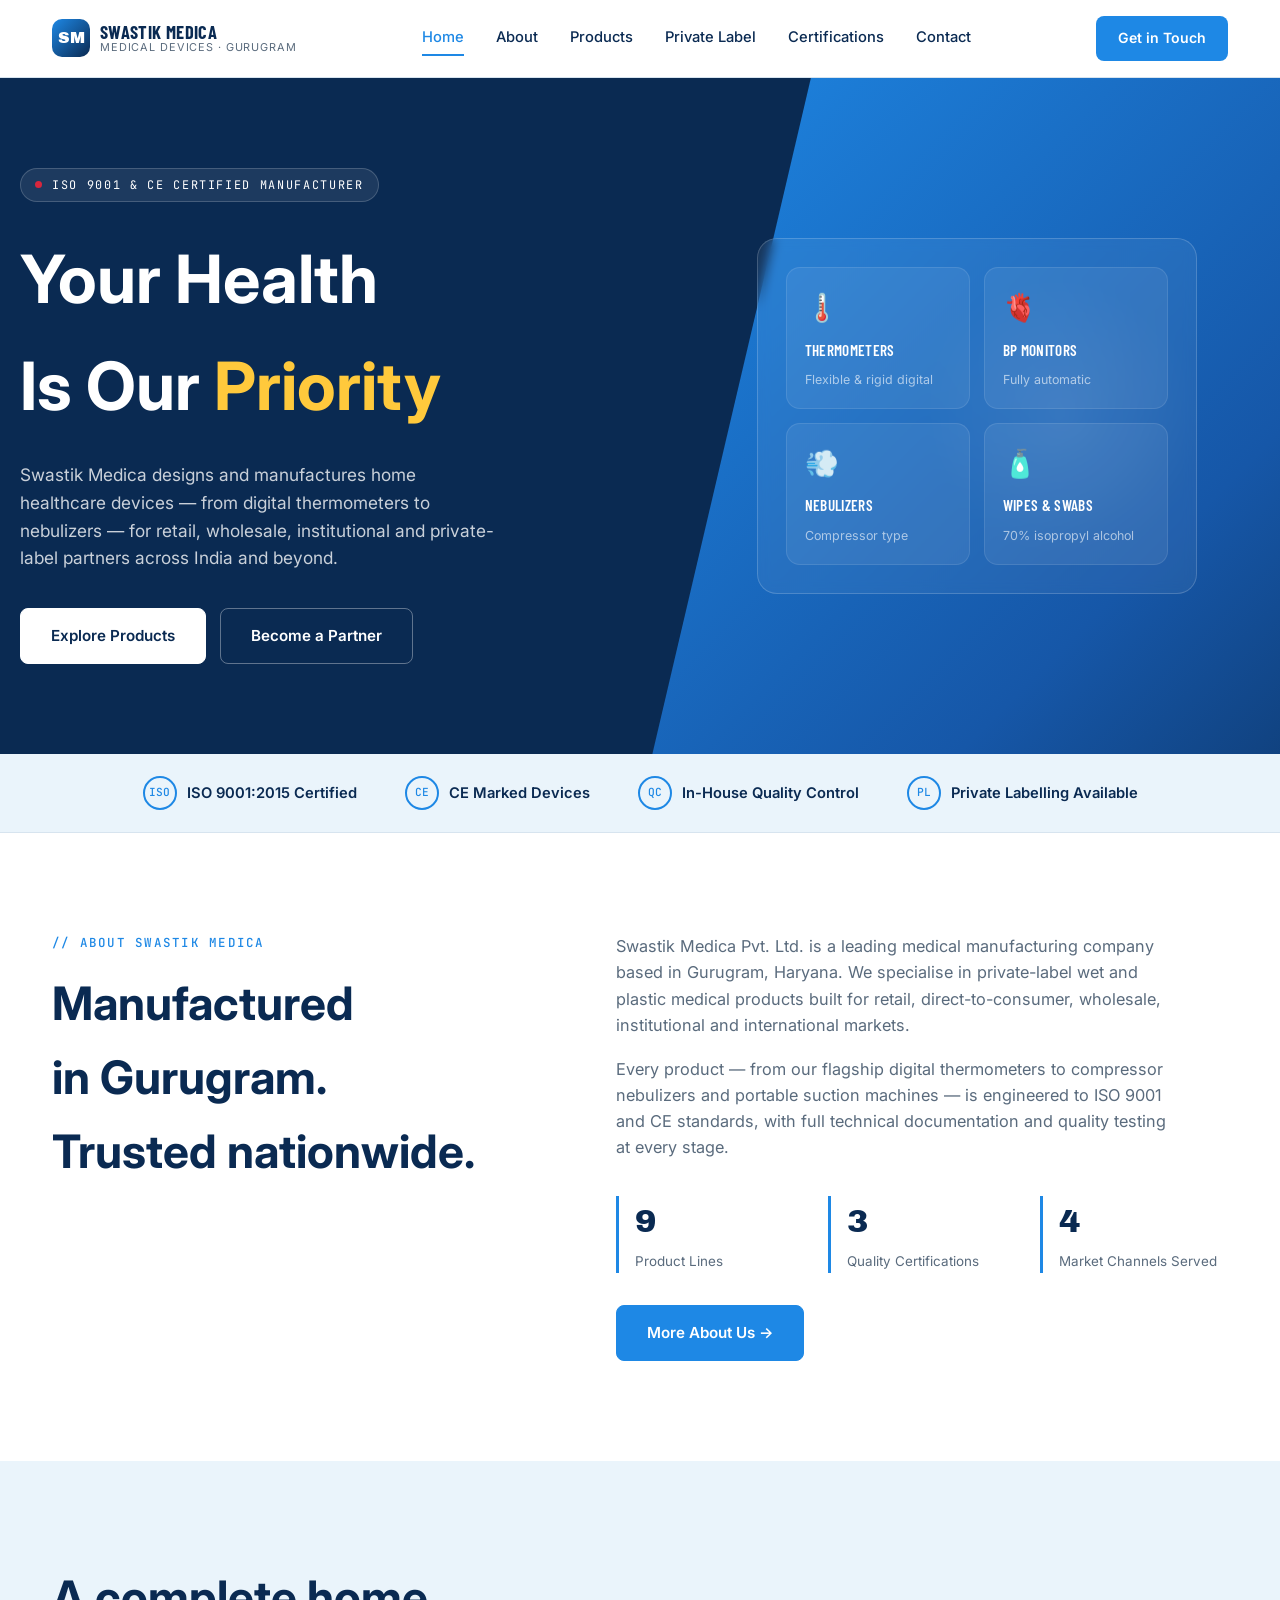
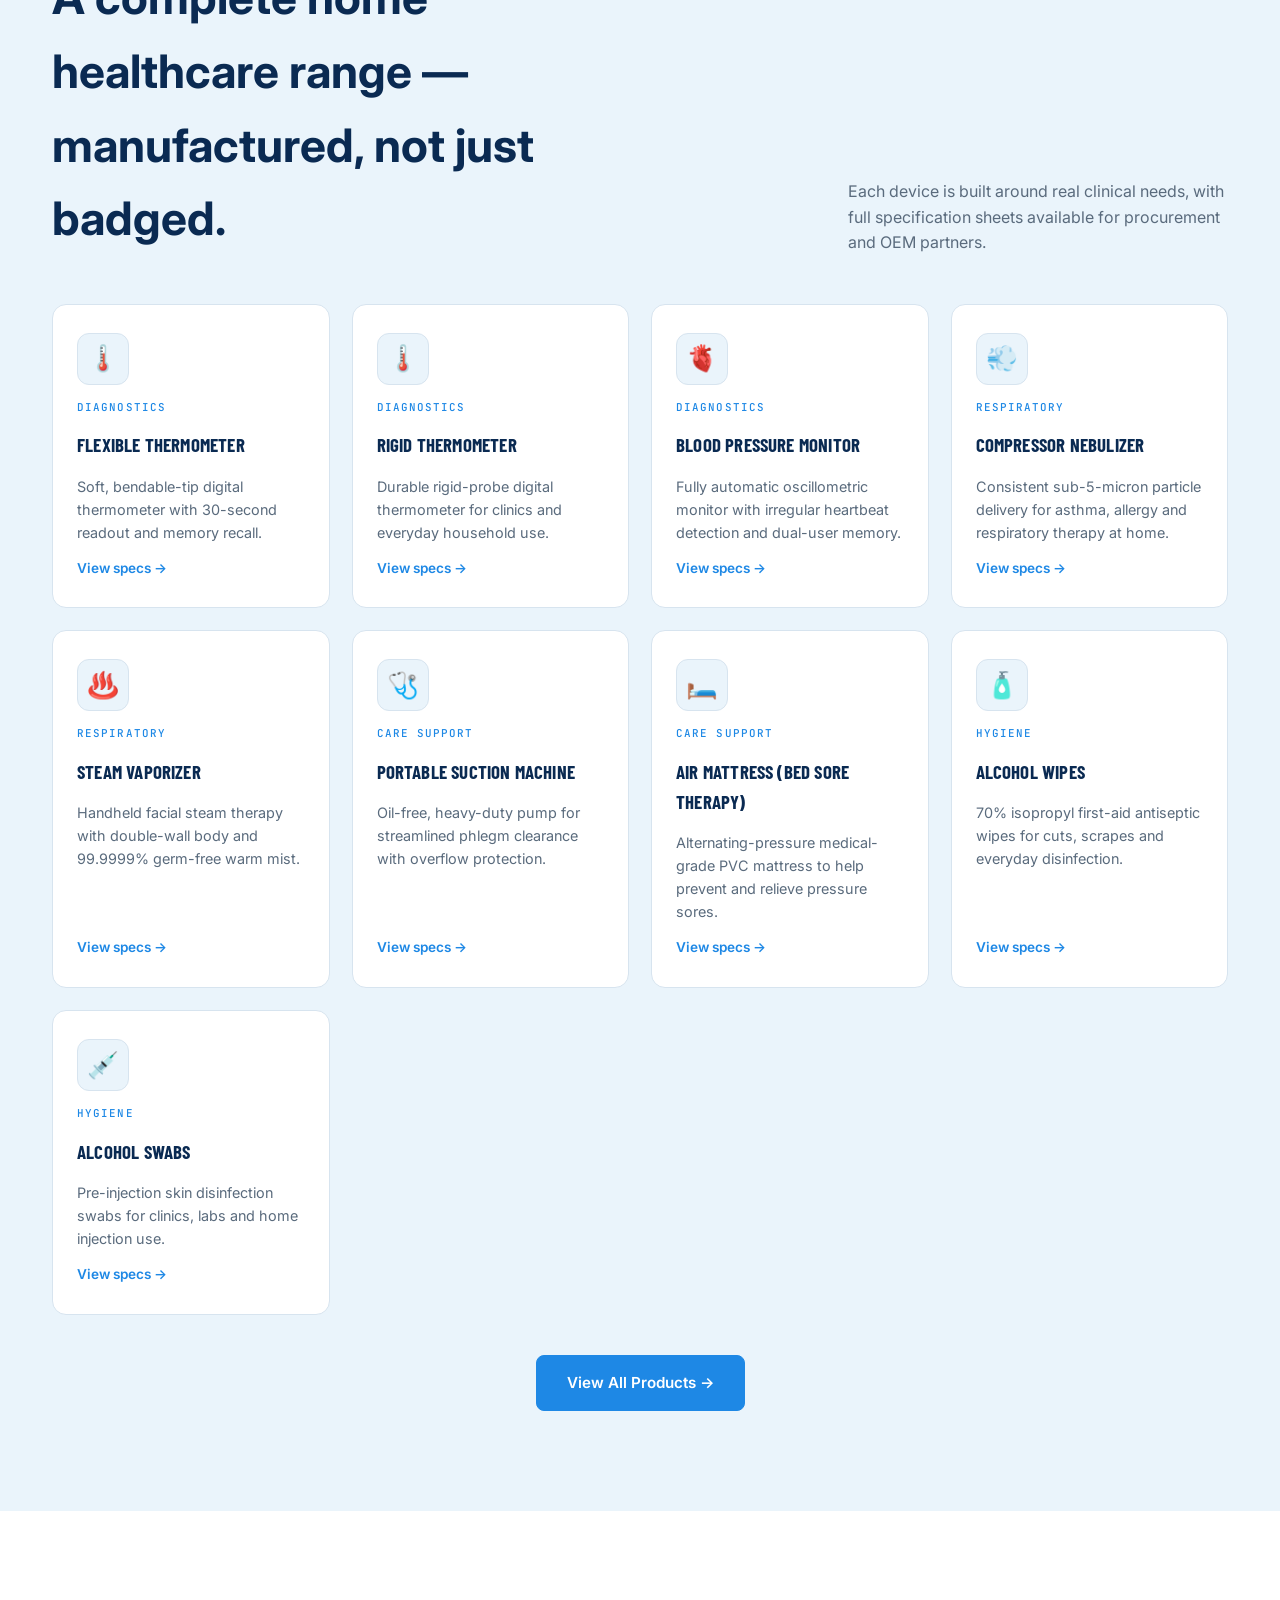
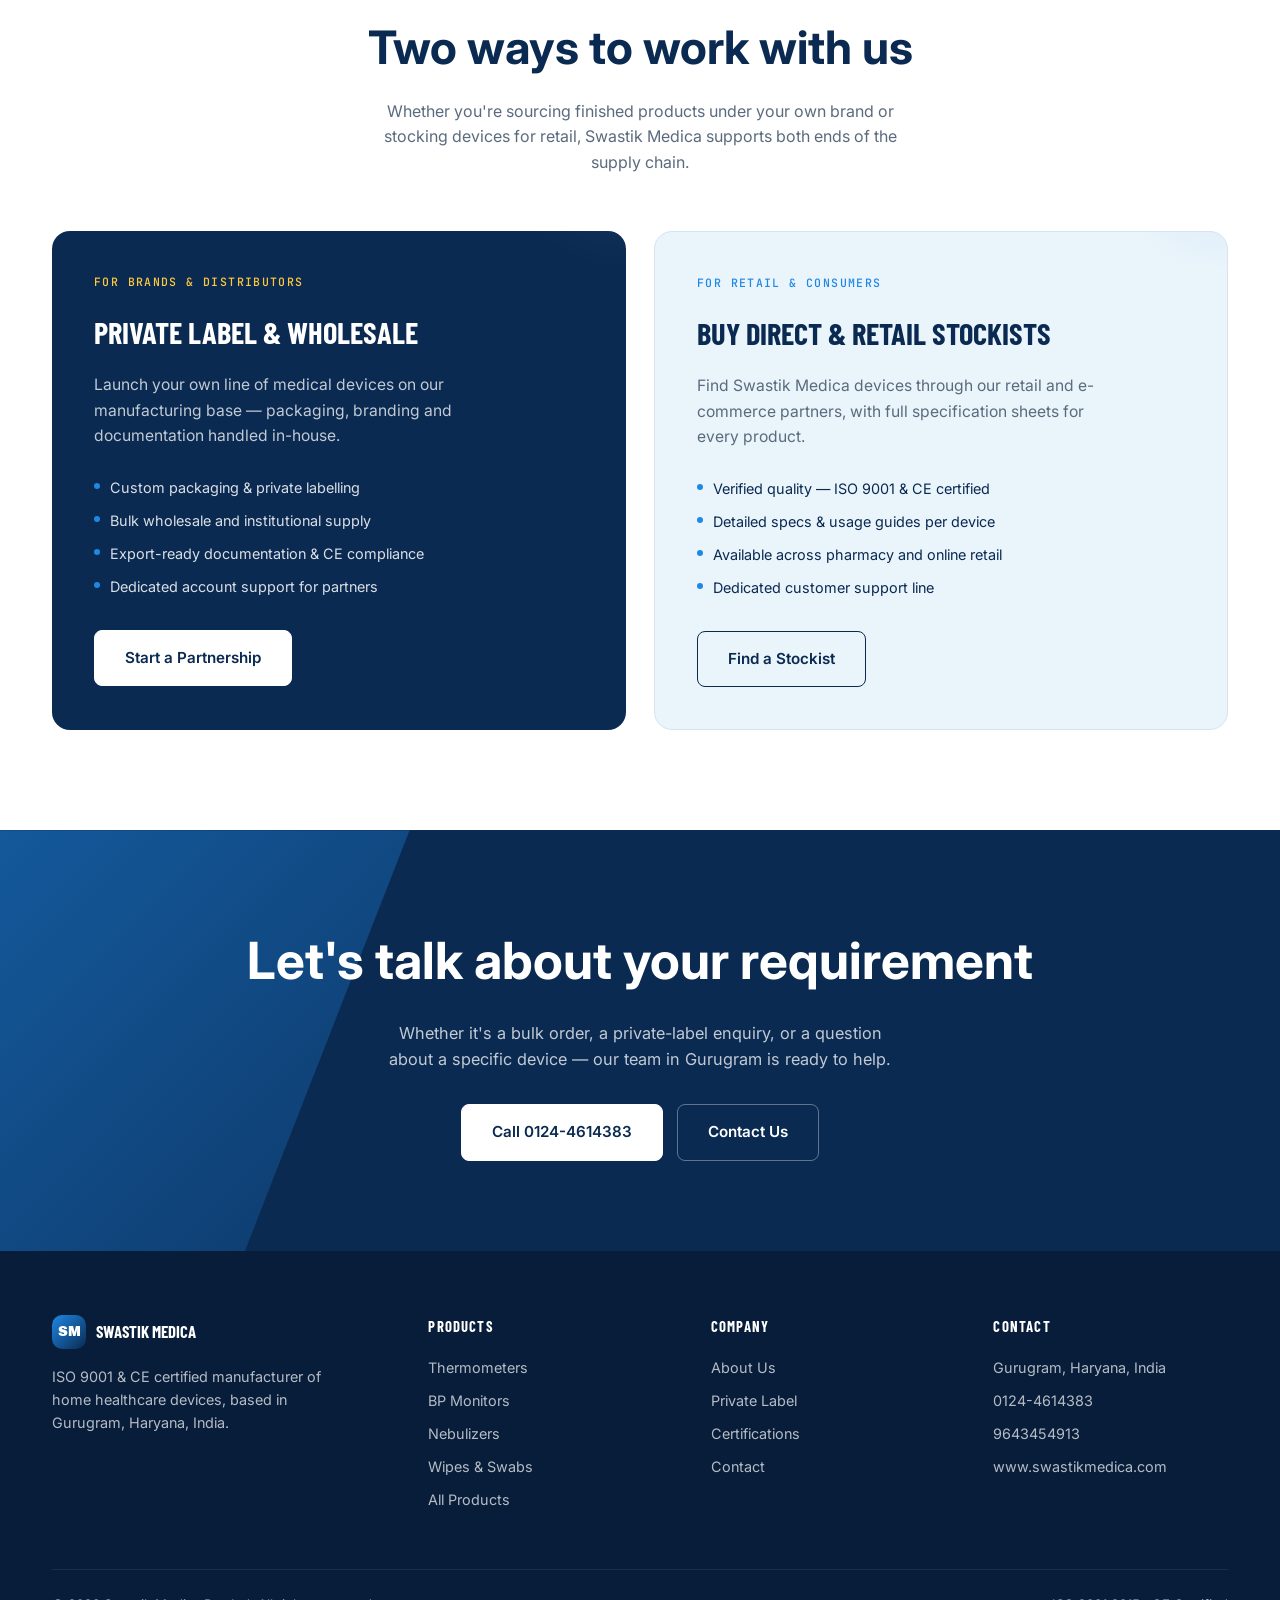
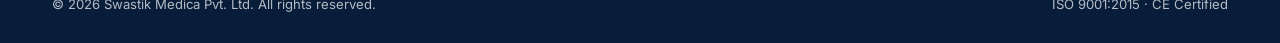
<file: index.html>
<!DOCTYPE html>
<html lang="en">
<head>
<meta charset="UTF-8">
<meta name="viewport" content="width=device-width, initial-scale=1.0">
<title>Swastik Medica — Medical Devices, Manufactured</title>
<link rel="preconnect" href="https://fonts.googleapis.com">
<link rel="preconnect" href="https://fonts.gstatic.com" crossorigin>
<link href="https://fonts.googleapis.com/css2?family=Archivo+Black&family=Barlow+Condensed:wght@500;600;700&family=Inter:wght@400;500;600;700&family=JetBrains+Mono:wght@500&display=swap" rel="stylesheet">
<link rel="stylesheet" href="css/style.css">
</head>
<body>

<header>
  <div class="nav">
    <div class="logo">
      <div class="logo-mark">SM</div>
      <div class="logo-text">
        <strong>Swastik Medica</strong>
        <span>Medical Devices · Gurugram</span>
      </div>
    </div>
    <nav class="links">
      <a href="index.html" class="active">Home</a>
      <a href="about.html">About</a>
      <a href="products.html">Products</a>
      <a href="private-label.html">Private Label</a>
      <a href="certifications.html">Certifications</a>
      <a href="contact.html">Contact</a>
    </nav>
    <a href="contact.html" class="nav-cta">Get in Touch</a>
  </div>
</header>

<section class="hero">
  <div class="wrap hero-grid">
    <div>
      <div class="eyebrow"><span class="dot"></span><span>ISO 9001 &amp; CE Certified Manufacturer</span></div>
      <h1>Your Health<br>Is Our <span class="accent">Priority</span></h1>
      <p>Swastik Medica designs and manufactures home healthcare devices — from digital thermometers to nebulizers — for retail, wholesale, institutional and private-label partners across India and beyond.</p>
      <div class="hero-actions">
        <a href="products.html" class="btn-primary">Explore Products</a>
        <a href="private-label.html" class="btn-ghost">Become a Partner</a>
      </div>
    </div>
    <div class="hero-visual">
      <div class="device-card">
        <div class="device-tile">
          <div class="ic">🌡️</div>
          <div class="lbl">Thermometers</div>
          <div class="sub">Flexible &amp; rigid digital</div>
        </div>
        <div class="device-tile">
          <div class="ic">🫀</div>
          <div class="lbl">BP Monitors</div>
          <div class="sub">Fully automatic</div>
        </div>
        <div class="device-tile">
          <div class="ic">💨</div>
          <div class="lbl">Nebulizers</div>
          <div class="sub">Compressor type</div>
        </div>
        <div class="device-tile">
          <div class="ic">🧴</div>
          <div class="lbl">Wipes &amp; Swabs</div>
          <div class="sub">70% isopropyl alcohol</div>
        </div>
      </div>
    </div>
  </div>
</section>

<section class="cert-strip">
  <div class="wrap cert-row">
    <a href="certifications.html" class="cert-item"><span class="badge">ISO</span> ISO 9001:2015 Certified</a>
    <a href="certifications.html" class="cert-item"><span class="badge">CE</span> CE Marked Devices</a>
    <a href="certifications.html" class="cert-item"><span class="badge">QC</span> In-House Quality Control</a>
    <a href="private-label.html" class="cert-item"><span class="badge">PL</span> Private Labelling Available</a>
  </div>
</section>

<section class="section">
  <div class="wrap about-grid">
    <div>
      <span class="section-label">// About Swastik Medica</span>
      <h2>Manufactured in&nbsp;Gurugram.<br>Trusted nationwide.</h2>
    </div>
    <div class="about-body">
      <p>Swastik Medica Pvt. Ltd. is a leading medical manufacturing company based in Gurugram, Haryana. We specialise in private-label wet and plastic medical products built for retail, direct-to-consumer, wholesale, institutional and international markets.</p>
      <p>Every product — from our flagship digital thermometers to compressor nebulizers and portable suction machines — is engineered to ISO 9001 and CE standards, with full technical documentation and quality testing at every stage.</p>
      <div class="stat-row">
        <div class="stat">
          <div class="num">9</div>
          <div class="lbl">Product Lines</div>
        </div>
        <div class="stat">
          <div class="num">3</div>
          <div class="lbl">Quality Certifications</div>
        </div>
        <div class="stat">
          <div class="num">4</div>
          <div class="lbl">Market Channels Served</div>
        </div>
      </div>
      <div style="margin-top:32px;">
        <a href="about.html" class="btn-primary on-light">More About Us →</a>
      </div>
    </div>
  </div>
</section>

<section class="section section-on-ice">
  <div class="wrap">
    <div class="products-head">
      <h2>A complete home healthcare range — manufactured, not just badged.</h2>
      <p>Each device is built around real clinical needs, with full specification sheets available for procurement and OEM partners.</p>
    </div>
    <div class="product-grid">

      <a href="products/thermometer-flexible.html" class="product-card">
        <div class="product-icon">🌡️</div>
        <span class="tag">Diagnostics</span>
        <h3>Flexible Thermometer</h3>
        <p>Soft, bendable-tip digital thermometer with 30-second readout and memory recall.</p>
        <span class="more">View specs →</span>
      </a>

      <a href="products/thermometer-rigid.html" class="product-card">
        <div class="product-icon">🌡️</div>
        <span class="tag">Diagnostics</span>
        <h3>Rigid Thermometer</h3>
        <p>Durable rigid-probe digital thermometer for clinics and everyday household use.</p>
        <span class="more">View specs →</span>
      </a>

      <a href="products/bp-monitor.html" class="product-card">
        <div class="product-icon">🫀</div>
        <span class="tag">Diagnostics</span>
        <h3>Blood Pressure Monitor</h3>
        <p>Fully automatic oscillometric monitor with irregular heartbeat detection and dual-user memory.</p>
        <span class="more">View specs →</span>
      </a>

      <a href="products/nebulizer.html" class="product-card">
        <div class="product-icon">💨</div>
        <span class="tag">Respiratory</span>
        <h3>Compressor Nebulizer</h3>
        <p>Consistent sub-5-micron particle delivery for asthma, allergy and respiratory therapy at home.</p>
        <span class="more">View specs →</span>
      </a>

      <a href="products/steam-vaporizer.html" class="product-card">
        <div class="product-icon">♨️</div>
        <span class="tag">Respiratory</span>
        <h3>Steam Vaporizer</h3>
        <p>Handheld facial steam therapy with double-wall body and 99.9999% germ-free warm mist.</p>
        <span class="more">View specs →</span>
      </a>

      <a href="products/suction-machine.html" class="product-card">
        <div class="product-icon">🩺</div>
        <span class="tag">Care Support</span>
        <h3>Portable Suction Machine</h3>
        <p>Oil-free, heavy-duty pump for streamlined phlegm clearance with overflow protection.</p>
        <span class="more">View specs →</span>
      </a>

      <a href="products/air-mattress.html" class="product-card">
        <div class="product-icon">🛏️</div>
        <span class="tag">Care Support</span>
        <h3>Air Mattress (Bed Sore Therapy)</h3>
        <p>Alternating-pressure medical-grade PVC mattress to help prevent and relieve pressure sores.</p>
        <span class="more">View specs →</span>
      </a>

      <a href="products/alcohol-wipes.html" class="product-card">
        <div class="product-icon">🧴</div>
        <span class="tag">Hygiene</span>
        <h3>Alcohol Wipes</h3>
        <p>70% isopropyl first-aid antiseptic wipes for cuts, scrapes and everyday disinfection.</p>
        <span class="more">View specs →</span>
      </a>

      <a href="products/alcohol-swabs.html" class="product-card">
        <div class="product-icon">💉</div>
        <span class="tag">Hygiene</span>
        <h3>Alcohol Swabs</h3>
        <p>Pre-injection skin disinfection swabs for clinics, labs and home injection use.</p>
        <span class="more">View specs →</span>
      </a>

    </div>
    <div style="margin-top:40px;text-align:center;">
      <a href="products.html" class="btn-primary on-light">View All Products →</a>
    </div>
  </div>
</section>

<section class="section">
  <div class="wrap">
    <div class="dual-head">
      <h2>Two ways to work with us</h2>
      <p>Whether you're sourcing finished products under your own brand or stocking devices for retail, Swastik Medica supports both ends of the supply chain.</p>
    </div>
    <div class="dual-grid">
      <div class="dual-card b2b">
        <span class="mono">For Brands &amp; Distributors</span>
        <h3>Private Label &amp; Wholesale</h3>
        <p>Launch your own line of medical devices on our manufacturing base — packaging, branding and documentation handled in-house.</p>
        <ul class="dual-list">
          <li>Custom packaging &amp; private labelling</li>
          <li>Bulk wholesale and institutional supply</li>
          <li>Export-ready documentation &amp; CE compliance</li>
          <li>Dedicated account support for partners</li>
        </ul>
        <a href="private-label.html" class="btn-primary">Start a Partnership</a>
      </div>
      <div class="dual-card b2c">
        <span class="mono">For Retail &amp; Consumers</span>
        <h3>Buy Direct &amp; Retail Stockists</h3>
        <p>Find Swastik Medica devices through our retail and e-commerce partners, with full specification sheets for every product.</p>
        <ul class="dual-list">
          <li>Verified quality — ISO 9001 &amp; CE certified</li>
          <li>Detailed specs &amp; usage guides per device</li>
          <li>Available across pharmacy and online retail</li>
          <li>Dedicated customer support line</li>
        </ul>
        <a href="contact.html" class="btn-ghost on-light">Find a Stockist</a>
      </div>
    </div>
  </div>
</section>

<section class="cta-band">
  <div class="wrap cta-content">
    <h2>Let's talk about your requirement</h2>
    <p>Whether it's a bulk order, a private-label enquiry, or a question about a specific device — our team in Gurugram is ready to help.</p>
    <div class="cta-actions">
      <a href="tel:01244614383" class="btn-primary">Call 0124-4614383</a>
      <a href="contact.html" class="btn-ghost">Contact Us</a>
    </div>
  </div>
</section>

<footer>
  <div class="wrap">
    <div class="footer-grid">
      <div>
        <div class="footer-logo">
          <div class="logo-mark">SM</div>
          <strong>Swastik Medica</strong>
        </div>
        <p>ISO 9001 &amp; CE certified manufacturer of home healthcare devices, based in Gurugram, Haryana, India.</p>
      </div>
      <div>
        <h4>Products</h4>
        <ul>
          <li><a href="products/thermometer-flexible.html">Thermometers</a></li>
          <li><a href="products/bp-monitor.html">BP Monitors</a></li>
          <li><a href="products/nebulizer.html">Nebulizers</a></li>
          <li><a href="products/alcohol-wipes.html">Wipes &amp; Swabs</a></li>
          <li><a href="products.html">All Products</a></li>
        </ul>
      </div>
      <div>
        <h4>Company</h4>
        <ul>
          <li><a href="about.html">About Us</a></li>
          <li><a href="private-label.html">Private Label</a></li>
          <li><a href="certifications.html">Certifications</a></li>
          <li><a href="contact.html">Contact</a></li>
        </ul>
      </div>
      <div>
        <h4>Contact</h4>
        <ul>
          <li>Gurugram, Haryana, India</li>
          <li><a href="tel:01244614383">0124-4614383</a></li>
          <li><a href="tel:9643454913">9643454913</a></li>
          <li><a href="https://www.swastikmedica.com">www.swastikmedica.com</a></li>
        </ul>
      </div>
    </div>
    <div class="footer-bottom">
      <span>© 2026 Swastik Medica Pvt. Ltd. All rights reserved.</span>
      <span>ISO 9001:2015 · CE Certified</span>
    </div>
  </div>
</footer>

</body>
</html>
</file>
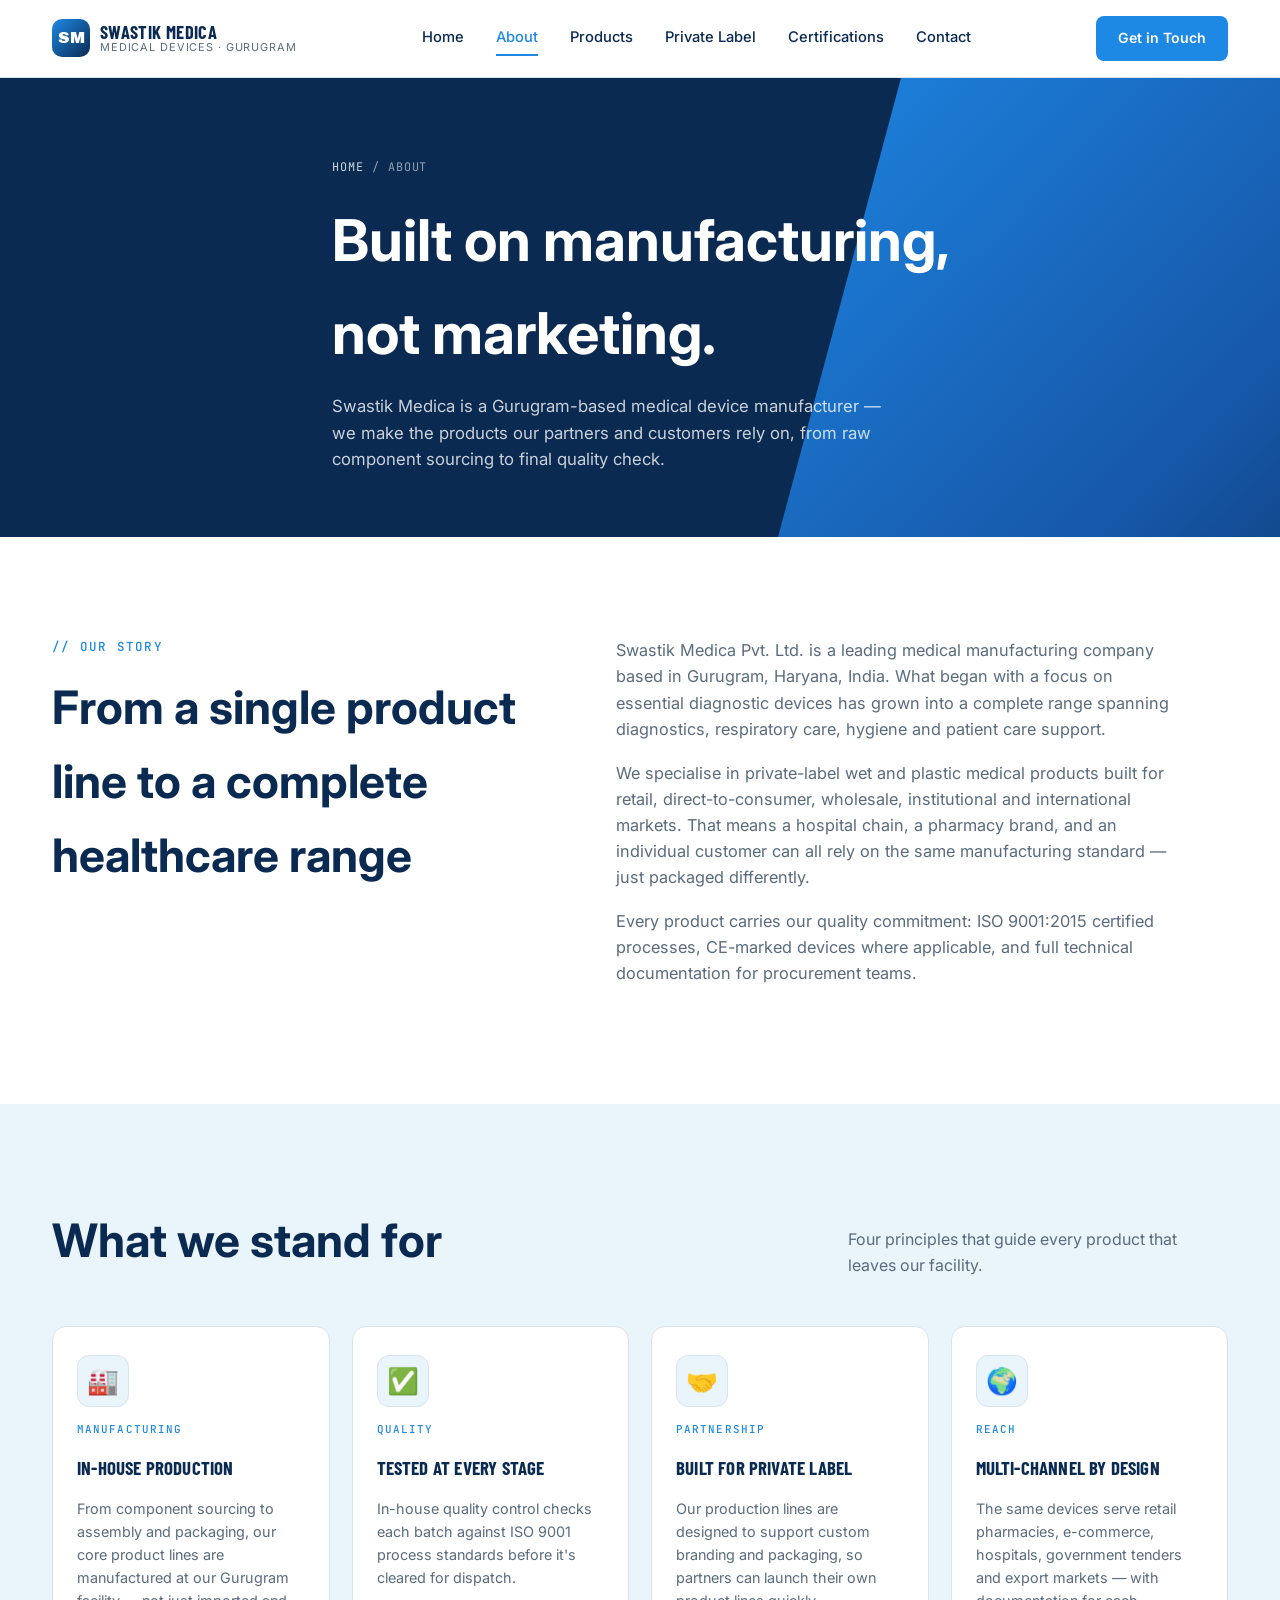
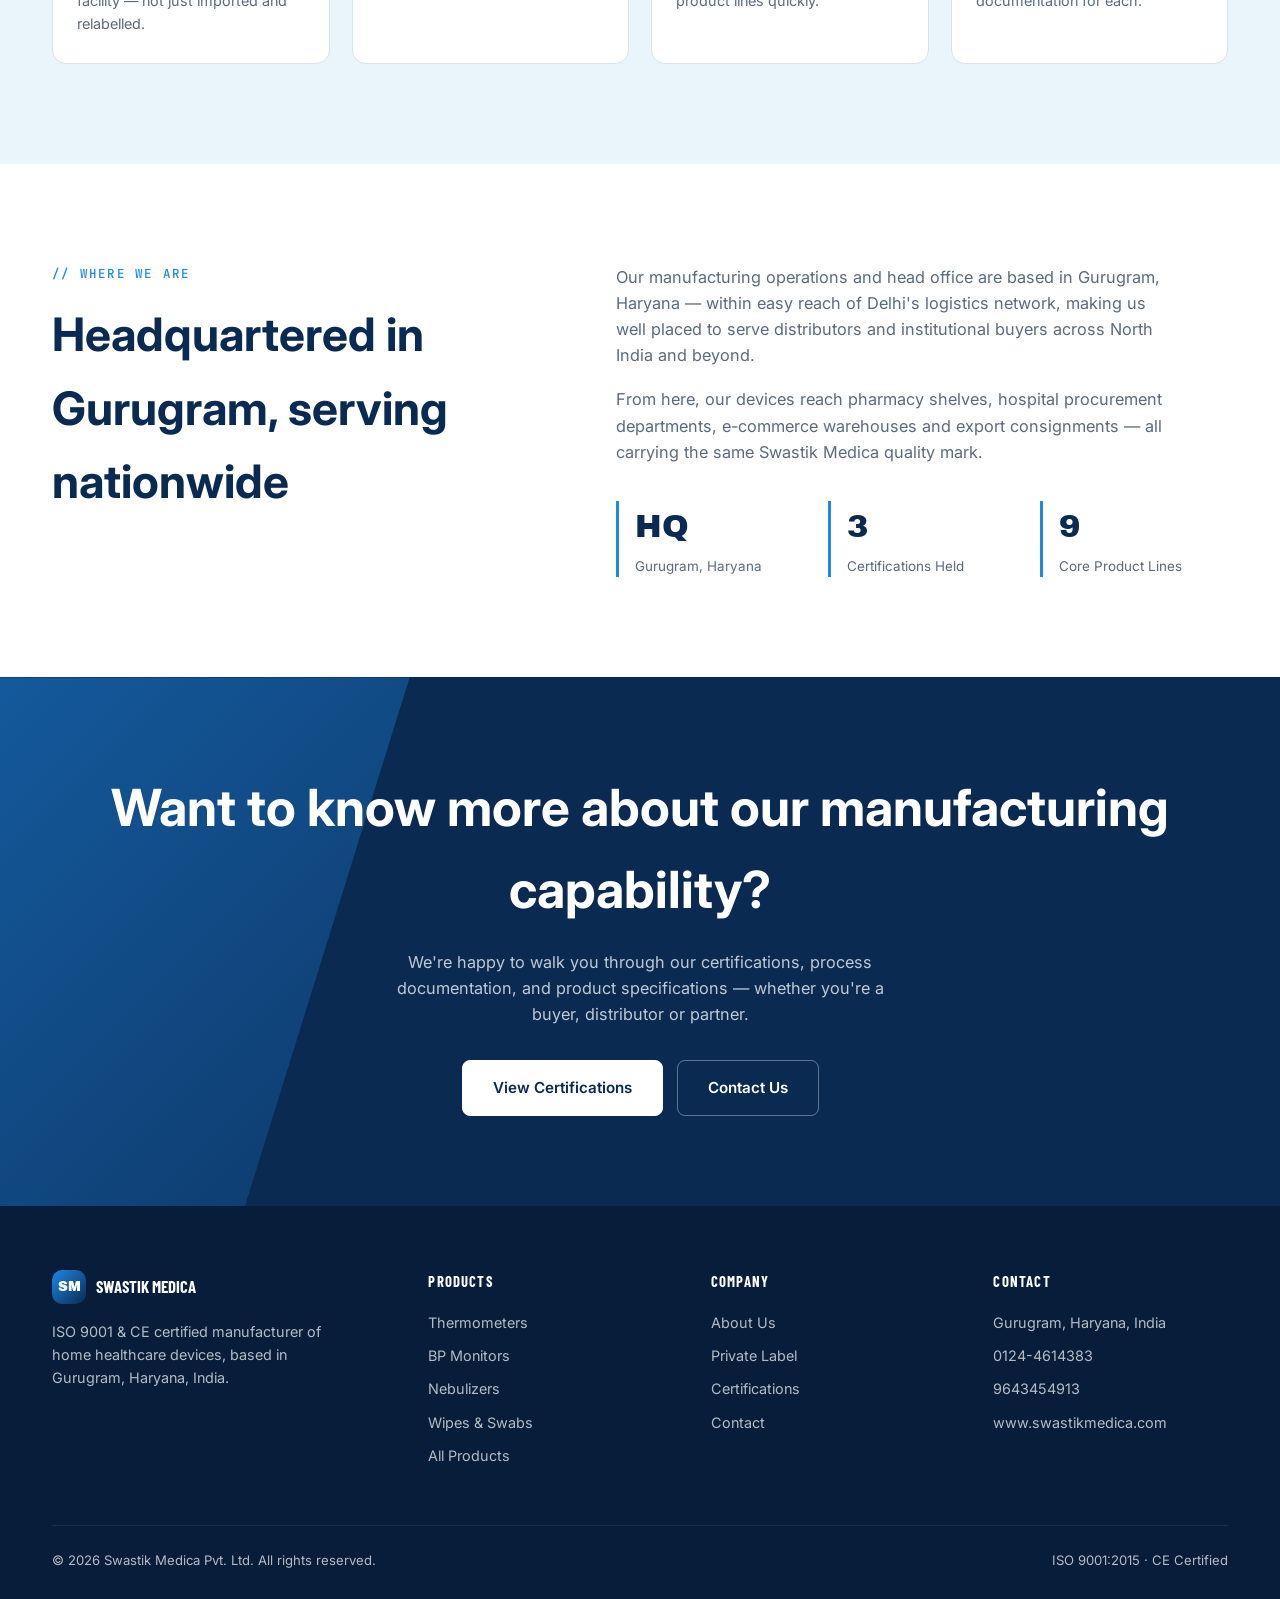
<file: about.html>
<!DOCTYPE html>
<html lang="en">
<head>
<meta charset="UTF-8">
<meta name="viewport" content="width=device-width, initial-scale=1.0">
<title>About Us — Swastik Medica</title>
<link rel="preconnect" href="https://fonts.googleapis.com">
<link rel="preconnect" href="https://fonts.gstatic.com" crossorigin>
<link href="https://fonts.googleapis.com/css2?family=Archivo+Black&family=Barlow+Condensed:wght@500;600;700&family=Inter:wght@400;500;600;700&family=JetBrains+Mono:wght@500&display=swap" rel="stylesheet">
<link rel="stylesheet" href="css/style.css">
</head>
<body>

<header>
  <div class="nav">
    <div class="logo">
      <div class="logo-mark">SM</div>
      <div class="logo-text">
        <strong>Swastik Medica</strong>
        <span>Medical Devices · Gurugram</span>
      </div>
    </div>
    <nav class="links">
      <a href="index.html">Home</a>
      <a href="about.html" class="active">About</a>
      <a href="products.html">Products</a>
      <a href="private-label.html">Private Label</a>
      <a href="certifications.html">Certifications</a>
      <a href="contact.html">Contact</a>
    </nav>
    <a href="contact.html" class="nav-cta">Get in Touch</a>
  </div>
</header>

<section class="page-hero">
  <div class="wrap page-hero-content">
    <div class="breadcrumb"><a href="index.html">Home</a> / About</div>
    <h1>Built on manufacturing, not marketing.</h1>
    <p>Swastik Medica is a Gurugram-based medical device manufacturer — we make the products our partners and customers rely on, from raw component sourcing to final quality check.</p>
  </div>
</section>

<section class="section">
  <div class="wrap about-grid">
    <div>
      <span class="section-label">// Our Story</span>
      <h2>From a single product line to a complete healthcare range</h2>
    </div>
    <div class="about-body">
      <p>Swastik Medica Pvt. Ltd. is a leading medical manufacturing company based in Gurugram, Haryana, India. What began with a focus on essential diagnostic devices has grown into a complete range spanning diagnostics, respiratory care, hygiene and patient care support.</p>
      <p>We specialise in private-label wet and plastic medical products built for retail, direct-to-consumer, wholesale, institutional and international markets. That means a hospital chain, a pharmacy brand, and an individual customer can all rely on the same manufacturing standard — just packaged differently.</p>
      <p>Every product carries our quality commitment: ISO 9001:2015 certified processes, CE-marked devices where applicable, and full technical documentation for procurement teams.</p>
    </div>
  </div>
</section>

<section class="section section-on-ice">
  <div class="wrap">
    <div class="products-head">
      <h2>What we stand for</h2>
      <p>Four principles that guide every product that leaves our facility.</p>
    </div>
    <div class="product-grid">
      <div class="product-card">
        <div class="product-icon">🏭</div>
        <span class="tag">Manufacturing</span>
        <h3>In-House Production</h3>
        <p>From component sourcing to assembly and packaging, our core product lines are manufactured at our Gurugram facility — not just imported and relabelled.</p>
      </div>
      <div class="product-card">
        <div class="product-icon">✅</div>
        <span class="tag">Quality</span>
        <h3>Tested at Every Stage</h3>
        <p>In-house quality control checks each batch against ISO 9001 process standards before it's cleared for dispatch.</p>
      </div>
      <div class="product-card">
        <div class="product-icon">🤝</div>
        <span class="tag">Partnership</span>
        <h3>Built for Private Label</h3>
        <p>Our production lines are designed to support custom branding and packaging, so partners can launch their own product lines quickly.</p>
      </div>
      <div class="product-card">
        <div class="product-icon">🌍</div>
        <span class="tag">Reach</span>
        <h3>Multi-Channel by Design</h3>
        <p>The same devices serve retail pharmacies, e-commerce, hospitals, government tenders and export markets — with documentation for each.</p>
      </div>
    </div>
  </div>
</section>

<section class="section">
  <div class="wrap about-grid">
    <div>
      <span class="section-label">// Where we are</span>
      <h2>Headquartered in Gurugram, serving nationwide</h2>
    </div>
    <div class="about-body">
      <p>Our manufacturing operations and head office are based in Gurugram, Haryana — within easy reach of Delhi's logistics network, making us well placed to serve distributors and institutional buyers across North India and beyond.</p>
      <p>From here, our devices reach pharmacy shelves, hospital procurement departments, e-commerce warehouses and export consignments — all carrying the same Swastik Medica quality mark.</p>
      <div class="stat-row">
        <div class="stat">
          <div class="num">HQ</div>
          <div class="lbl">Gurugram, Haryana</div>
        </div>
        <div class="stat">
          <div class="num">3</div>
          <div class="lbl">Certifications Held</div>
        </div>
        <div class="stat">
          <div class="num">9</div>
          <div class="lbl">Core Product Lines</div>
        </div>
      </div>
    </div>
  </div>
</section>

<section class="cta-band">
  <div class="wrap cta-content">
    <h2>Want to know more about our manufacturing capability?</h2>
    <p>We're happy to walk you through our certifications, process documentation, and product specifications — whether you're a buyer, distributor or partner.</p>
    <div class="cta-actions">
      <a href="certifications.html" class="btn-primary">View Certifications</a>
      <a href="contact.html" class="btn-ghost">Contact Us</a>
    </div>
  </div>
</section>

<footer>
  <div class="wrap">
    <div class="footer-grid">
      <div>
        <div class="footer-logo">
          <div class="logo-mark">SM</div>
          <strong>Swastik Medica</strong>
        </div>
        <p>ISO 9001 &amp; CE certified manufacturer of home healthcare devices, based in Gurugram, Haryana, India.</p>
      </div>
      <div>
        <h4>Products</h4>
        <ul>
          <li><a href="products/thermometer-flexible.html">Thermometers</a></li>
          <li><a href="products/bp-monitor.html">BP Monitors</a></li>
          <li><a href="products/nebulizer.html">Nebulizers</a></li>
          <li><a href="products/alcohol-wipes.html">Wipes &amp; Swabs</a></li>
          <li><a href="products.html">All Products</a></li>
        </ul>
      </div>
      <div>
        <h4>Company</h4>
        <ul>
          <li><a href="about.html">About Us</a></li>
          <li><a href="private-label.html">Private Label</a></li>
          <li><a href="certifications.html">Certifications</a></li>
          <li><a href="contact.html">Contact</a></li>
        </ul>
      </div>
      <div>
        <h4>Contact</h4>
        <ul>
          <li>Gurugram, Haryana, India</li>
          <li><a href="tel:01244614383">0124-4614383</a></li>
          <li><a href="tel:9643454913">9643454913</a></li>
          <li><a href="https://www.swastikmedica.com">www.swastikmedica.com</a></li>
        </ul>
      </div>
    </div>
    <div class="footer-bottom">
      <span>© 2026 Swastik Medica Pvt. Ltd. All rights reserved.</span>
      <span>ISO 9001:2015 · CE Certified</span>
    </div>
  </div>
</footer>

</body>
</html>
</file>
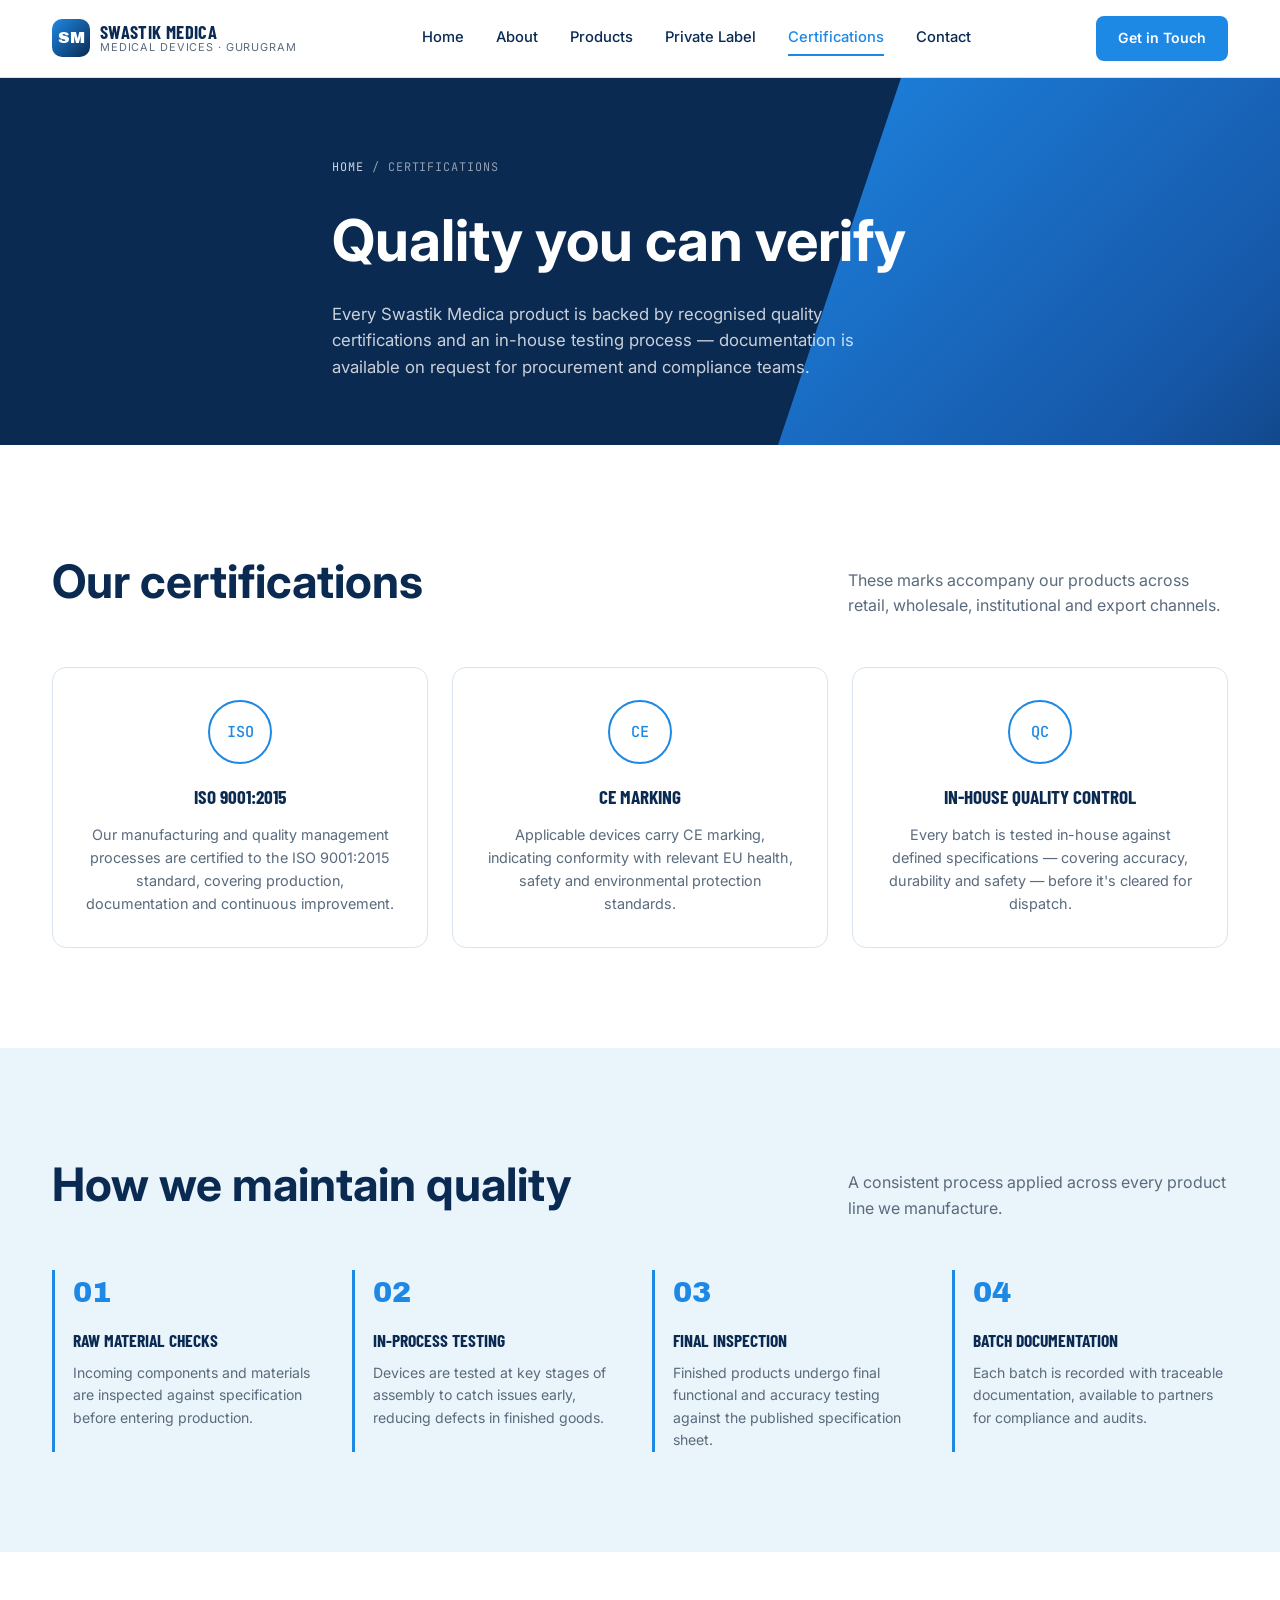
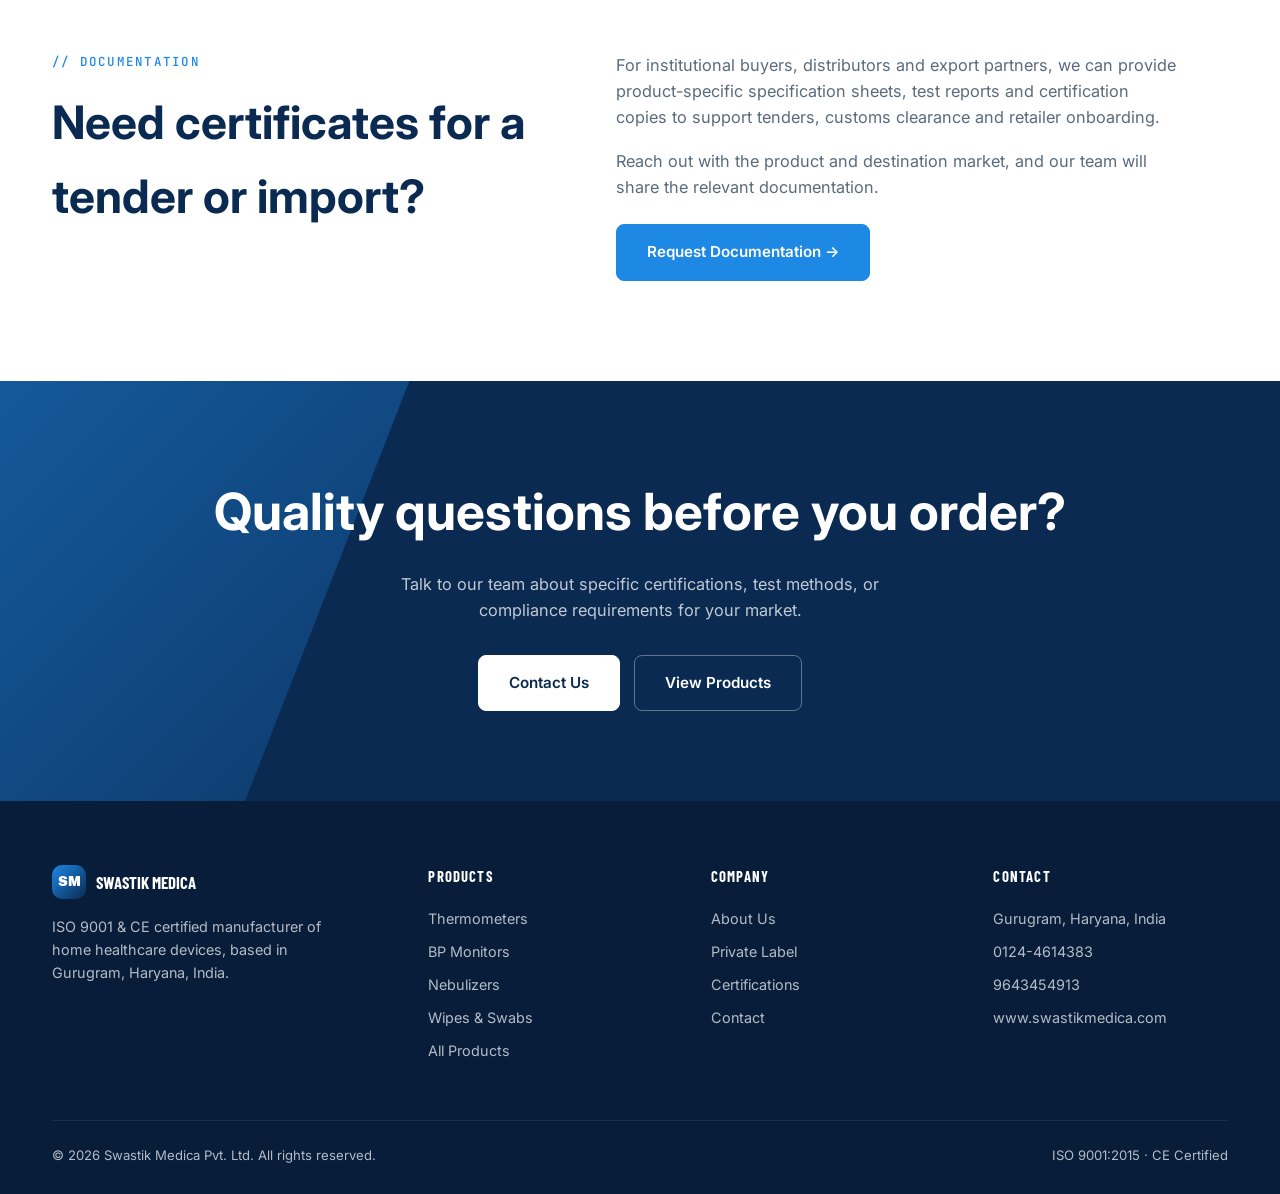
<file: certifications.html>
<!DOCTYPE html>
<html lang="en">
<head>
<meta charset="UTF-8">
<meta name="viewport" content="width=device-width, initial-scale=1.0">
<title>Certifications &amp; Quality — Swastik Medica</title>
<link rel="preconnect" href="https://fonts.googleapis.com">
<link rel="preconnect" href="https://fonts.gstatic.com" crossorigin>
<link href="https://fonts.googleapis.com/css2?family=Archivo+Black&family=Barlow+Condensed:wght@500;600;700&family=Inter:wght@400;500;600;700&family=JetBrains+Mono:wght@500&display=swap" rel="stylesheet">
<link rel="stylesheet" href="css/style.css">
</head>
<body>

<header>
  <div class="nav">
    <div class="logo">
      <div class="logo-mark">SM</div>
      <div class="logo-text">
        <strong>Swastik Medica</strong>
        <span>Medical Devices · Gurugram</span>
      </div>
    </div>
    <nav class="links">
      <a href="index.html">Home</a>
      <a href="about.html">About</a>
      <a href="products.html">Products</a>
      <a href="private-label.html">Private Label</a>
      <a href="certifications.html" class="active">Certifications</a>
      <a href="contact.html">Contact</a>
    </nav>
    <a href="contact.html" class="nav-cta">Get in Touch</a>
  </div>
</header>

<section class="page-hero">
  <div class="wrap page-hero-content">
    <div class="breadcrumb"><a href="index.html">Home</a> / Certifications</div>
    <h1>Quality you can verify</h1>
    <p>Every Swastik Medica product is backed by recognised quality certifications and an in-house testing process — documentation is available on request for procurement and compliance teams.</p>
  </div>
</section>

<section class="section">
  <div class="wrap">
    <div class="products-head">
      <h2>Our certifications</h2>
      <p>These marks accompany our products across retail, wholesale, institutional and export channels.</p>
    </div>
    <div class="cert-grid">
      <div class="cert-card">
        <div class="badge-lg">ISO</div>
        <h3>ISO 9001:2015</h3>
        <p>Our manufacturing and quality management processes are certified to the ISO 9001:2015 standard, covering production, documentation and continuous improvement.</p>
      </div>
      <div class="cert-card">
        <div class="badge-lg">CE</div>
        <h3>CE Marking</h3>
        <p>Applicable devices carry CE marking, indicating conformity with relevant EU health, safety and environmental protection standards.</p>
      </div>
      <div class="cert-card">
        <div class="badge-lg">QC</div>
        <h3>In-House Quality Control</h3>
        <p>Every batch is tested in-house against defined specifications — covering accuracy, durability and safety — before it's cleared for dispatch.</p>
      </div>
    </div>
  </div>
</section>

<section class="section section-on-ice">
  <div class="wrap">
    <div class="products-head">
      <h2>How we maintain quality</h2>
      <p>A consistent process applied across every product line we manufacture.</p>
    </div>
    <div class="process-steps">
      <div class="process-step">
        <div class="step-num">01</div>
        <h3>Raw Material Checks</h3>
        <p>Incoming components and materials are inspected against specification before entering production.</p>
      </div>
      <div class="process-step">
        <div class="step-num">02</div>
        <h3>In-Process Testing</h3>
        <p>Devices are tested at key stages of assembly to catch issues early, reducing defects in finished goods.</p>
      </div>
      <div class="process-step">
        <div class="step-num">03</div>
        <h3>Final Inspection</h3>
        <p>Finished products undergo final functional and accuracy testing against the published specification sheet.</p>
      </div>
      <div class="process-step">
        <div class="step-num">04</div>
        <h3>Batch Documentation</h3>
        <p>Each batch is recorded with traceable documentation, available to partners for compliance and audits.</p>
      </div>
    </div>
  </div>
</section>

<section class="section">
  <div class="wrap about-grid">
    <div>
      <span class="section-label">// Documentation</span>
      <h2>Need certificates for a tender or import?</h2>
    </div>
    <div class="about-body">
      <p>For institutional buyers, distributors and export partners, we can provide product-specific specification sheets, test reports and certification copies to support tenders, customs clearance and retailer onboarding.</p>
      <p>Reach out with the product and destination market, and our team will share the relevant documentation.</p>
      <div style="margin-top:24px;">
        <a href="contact.html" class="btn-primary on-light">Request Documentation →</a>
      </div>
    </div>
  </div>
</section>

<section class="cta-band">
  <div class="wrap cta-content">
    <h2>Quality questions before you order?</h2>
    <p>Talk to our team about specific certifications, test methods, or compliance requirements for your market.</p>
    <div class="cta-actions">
      <a href="contact.html" class="btn-primary">Contact Us</a>
      <a href="products.html" class="btn-ghost">View Products</a>
    </div>
  </div>
</section>

<footer>
  <div class="wrap">
    <div class="footer-grid">
      <div>
        <div class="footer-logo">
          <div class="logo-mark">SM</div>
          <strong>Swastik Medica</strong>
        </div>
        <p>ISO 9001 &amp; CE certified manufacturer of home healthcare devices, based in Gurugram, Haryana, India.</p>
      </div>
      <div>
        <h4>Products</h4>
        <ul>
          <li><a href="products/thermometer-flexible.html">Thermometers</a></li>
          <li><a href="products/bp-monitor.html">BP Monitors</a></li>
          <li><a href="products/nebulizer.html">Nebulizers</a></li>
          <li><a href="products/alcohol-wipes.html">Wipes &amp; Swabs</a></li>
          <li><a href="products.html">All Products</a></li>
        </ul>
      </div>
      <div>
        <h4>Company</h4>
        <ul>
          <li><a href="about.html">About Us</a></li>
          <li><a href="private-label.html">Private Label</a></li>
          <li><a href="certifications.html">Certifications</a></li>
          <li><a href="contact.html">Contact</a></li>
        </ul>
      </div>
      <div>
        <h4>Contact</h4>
        <ul>
          <li>Gurugram, Haryana, India</li>
          <li><a href="tel:01244614383">0124-4614383</a></li>
          <li><a href="tel:9643454913">9643454913</a></li>
          <li><a href="https://www.swastikmedica.com">www.swastikmedica.com</a></li>
        </ul>
      </div>
    </div>
    <div class="footer-bottom">
      <span>© 2026 Swastik Medica Pvt. Ltd. All rights reserved.</span>
      <span>ISO 9001:2015 · CE Certified</span>
    </div>
  </div>
</footer>

</body>
</html>
</file>
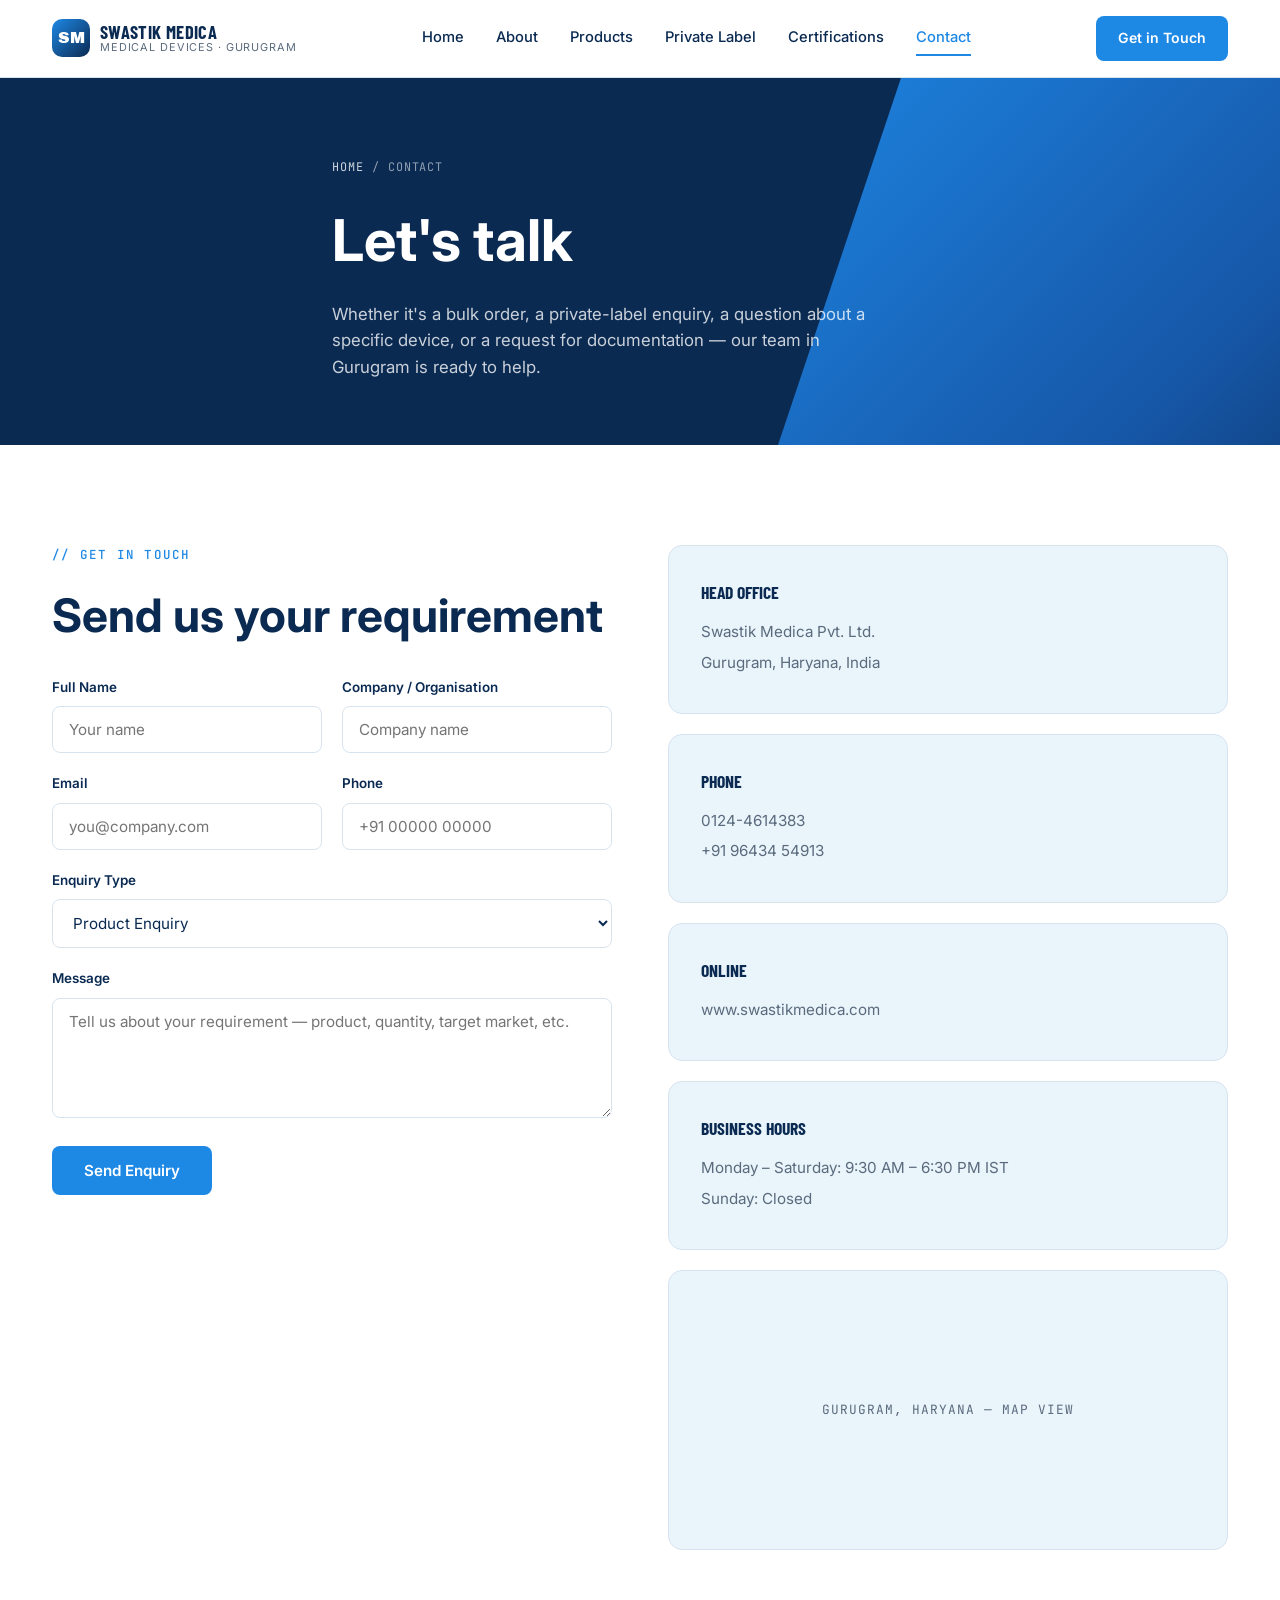
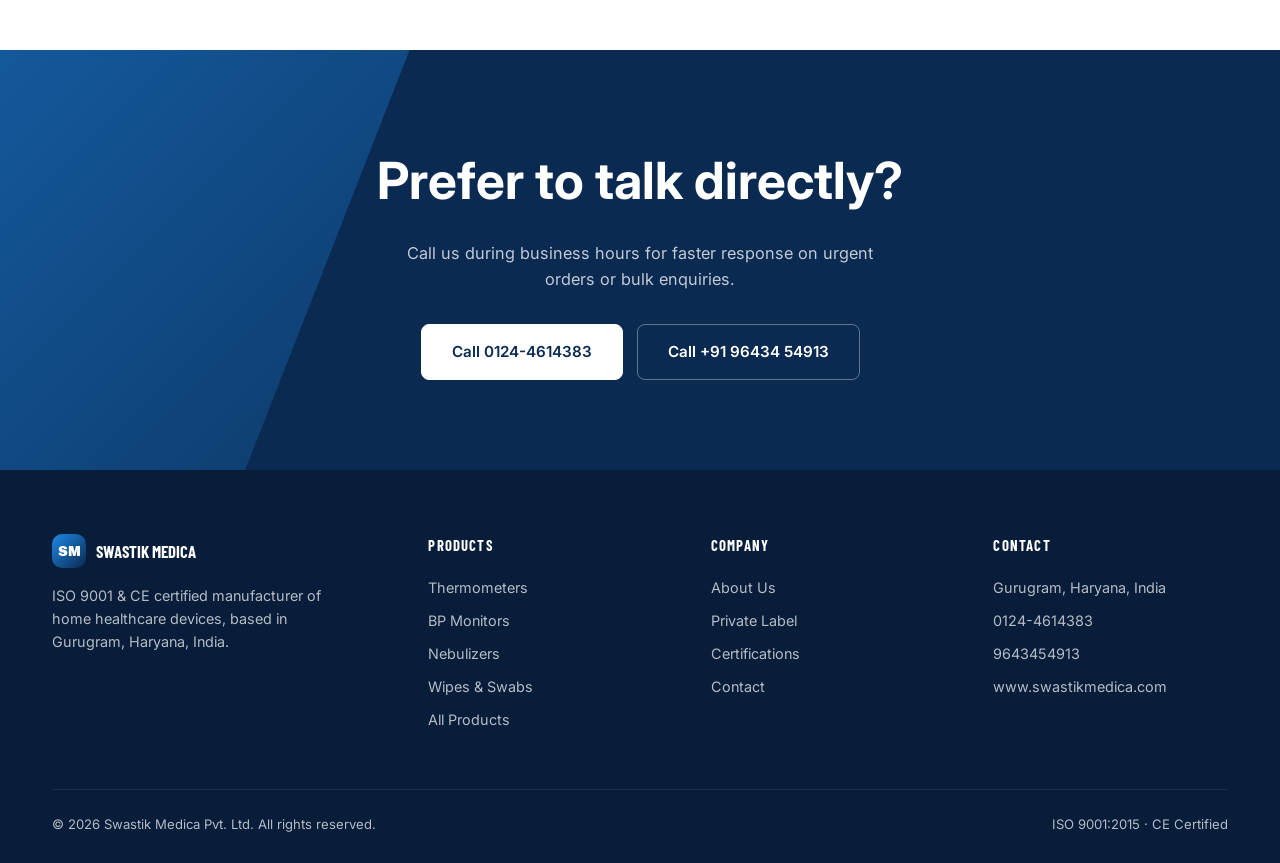
<file: contact.html>
<!DOCTYPE html>
<html lang="en">
<head>
<meta charset="UTF-8">
<meta name="viewport" content="width=device-width, initial-scale=1.0">
<title>Contact — Swastik Medica</title>
<link rel="preconnect" href="https://fonts.googleapis.com">
<link rel="preconnect" href="https://fonts.gstatic.com" crossorigin>
<link href="https://fonts.googleapis.com/css2?family=Archivo+Black&family=Barlow+Condensed:wght@500;600;700&family=Inter:wght@400;500;600;700&family=JetBrains+Mono:wght@500&display=swap" rel="stylesheet">
<link rel="stylesheet" href="css/style.css">
</head>
<body>

<header>
  <div class="nav">
    <div class="logo">
      <div class="logo-mark">SM</div>
      <div class="logo-text">
        <strong>Swastik Medica</strong>
        <span>Medical Devices · Gurugram</span>
      </div>
    </div>
    <nav class="links">
      <a href="index.html">Home</a>
      <a href="about.html">About</a>
      <a href="products.html">Products</a>
      <a href="private-label.html">Private Label</a>
      <a href="certifications.html">Certifications</a>
      <a href="contact.html" class="active">Contact</a>
    </nav>
    <a href="contact.html" class="nav-cta">Get in Touch</a>
  </div>
</header>

<section class="page-hero">
  <div class="wrap page-hero-content">
    <div class="breadcrumb"><a href="index.html">Home</a> / Contact</div>
    <h1>Let's talk</h1>
    <p>Whether it's a bulk order, a private-label enquiry, a question about a specific device, or a request for documentation — our team in Gurugram is ready to help.</p>
  </div>
</section>

<section class="section">
  <div class="wrap contact-grid">

    <div>
      <span class="section-label">// Get in touch</span>
      <h2 style="margin-bottom:24px;">Send us your requirement</h2>

      <form id="contact-form" action="#" method="post">
        <div class="form-row">
          <div class="form-field">
            <label for="name">Full Name</label>
            <input type="text" id="name" name="name" placeholder="Your name" required>
          </div>
          <div class="form-field">
            <label for="company">Company / Organisation</label>
            <input type="text" id="company" name="company" placeholder="Company name">
          </div>
        </div>
        <div class="form-row">
          <div class="form-field">
            <label for="email">Email</label>
            <input type="email" id="email" name="email" placeholder="you@company.com" required>
          </div>
          <div class="form-field">
            <label for="phone">Phone</label>
            <input type="tel" id="phone" name="phone" placeholder="+91 00000 00000">
          </div>
        </div>
        <div class="form-field">
          <label for="enquiry-type">Enquiry Type</label>
          <select id="enquiry-type" name="enquiry-type">
            <option value="product">Product Enquiry</option>
            <option value="private-label">Private Label / Wholesale</option>
            <option value="documentation">Certification / Documentation Request</option>
            <option value="general">General Enquiry</option>
          </select>
        </div>
        <div class="form-field">
          <label for="message">Message</label>
          <textarea id="message" name="message" placeholder="Tell us about your requirement — product, quantity, target market, etc." required></textarea>
        </div>
        <button type="submit" class="btn-submit">Send Enquiry</button>
        <p id="form-note" style="margin-top:14px;font-size:0.85rem;color:var(--slate);"></p>
      </form>
    </div>

    <div>
      <div class="contact-info-card">
        <h3>Head Office</h3>
        <p>Swastik Medica Pvt. Ltd.</p>
        <p>Gurugram, Haryana, India</p>
      </div>
      <div class="contact-info-card">
        <h3>Phone</h3>
        <a href="tel:01244614383">0124-4614383</a>
        <a href="tel:9643454913">+91 96434 54913</a>
      </div>
      <div class="contact-info-card">
        <h3>Online</h3>
        <a href="https://www.swastikmedica.com">www.swastikmedica.com</a>
      </div>
      <div class="contact-info-card">
        <h3>Business Hours</h3>
        <p>Monday – Saturday: 9:30 AM – 6:30 PM IST</p>
        <p>Sunday: Closed</p>
      </div>
      <div class="map-frame">Gurugram, Haryana — Map View</div>
    </div>

  </div>
</section>

<section class="cta-band">
  <div class="wrap cta-content">
    <h2>Prefer to talk directly?</h2>
    <p>Call us during business hours for faster response on urgent orders or bulk enquiries.</p>
    <div class="cta-actions">
      <a href="tel:01244614383" class="btn-primary">Call 0124-4614383</a>
      <a href="tel:9643454913" class="btn-ghost">Call +91 96434 54913</a>
    </div>
  </div>
</section>

<footer>
  <div class="wrap">
    <div class="footer-grid">
      <div>
        <div class="footer-logo">
          <div class="logo-mark">SM</div>
          <strong>Swastik Medica</strong>
        </div>
        <p>ISO 9001 &amp; CE certified manufacturer of home healthcare devices, based in Gurugram, Haryana, India.</p>
      </div>
      <div>
        <h4>Products</h4>
        <ul>
          <li><a href="products/thermometer-flexible.html">Thermometers</a></li>
          <li><a href="products/bp-monitor.html">BP Monitors</a></li>
          <li><a href="products/nebulizer.html">Nebulizers</a></li>
          <li><a href="products/alcohol-wipes.html">Wipes &amp; Swabs</a></li>
          <li><a href="products.html">All Products</a></li>
        </ul>
      </div>
      <div>
        <h4>Company</h4>
        <ul>
          <li><a href="about.html">About Us</a></li>
          <li><a href="private-label.html">Private Label</a></li>
          <li><a href="certifications.html">Certifications</a></li>
          <li><a href="contact.html">Contact</a></li>
        </ul>
      </div>
      <div>
        <h4>Contact</h4>
        <ul>
          <li>Gurugram, Haryana, India</li>
          <li><a href="tel:01244614383">0124-4614383</a></li>
          <li><a href="tel:9643454913">9643454913</a></li>
          <li><a href="https://www.swastikmedica.com">www.swastikmedica.com</a></li>
        </ul>
      </div>
    </div>
    <div class="footer-bottom">
      <span>© 2026 Swastik Medica Pvt. Ltd. All rights reserved.</span>
      <span>ISO 9001:2015 · CE Certified</span>
    </div>
  </div>
</footer>

<script>
  document.getElementById('contact-form').addEventListener('submit', function(e){
    e.preventDefault();
    document.getElementById('form-note').textContent = "Thanks — this is a static demo form. Connect it to your email/CRM backend to receive enquiries.";
  });
</script>

</body>
</html>
</file>
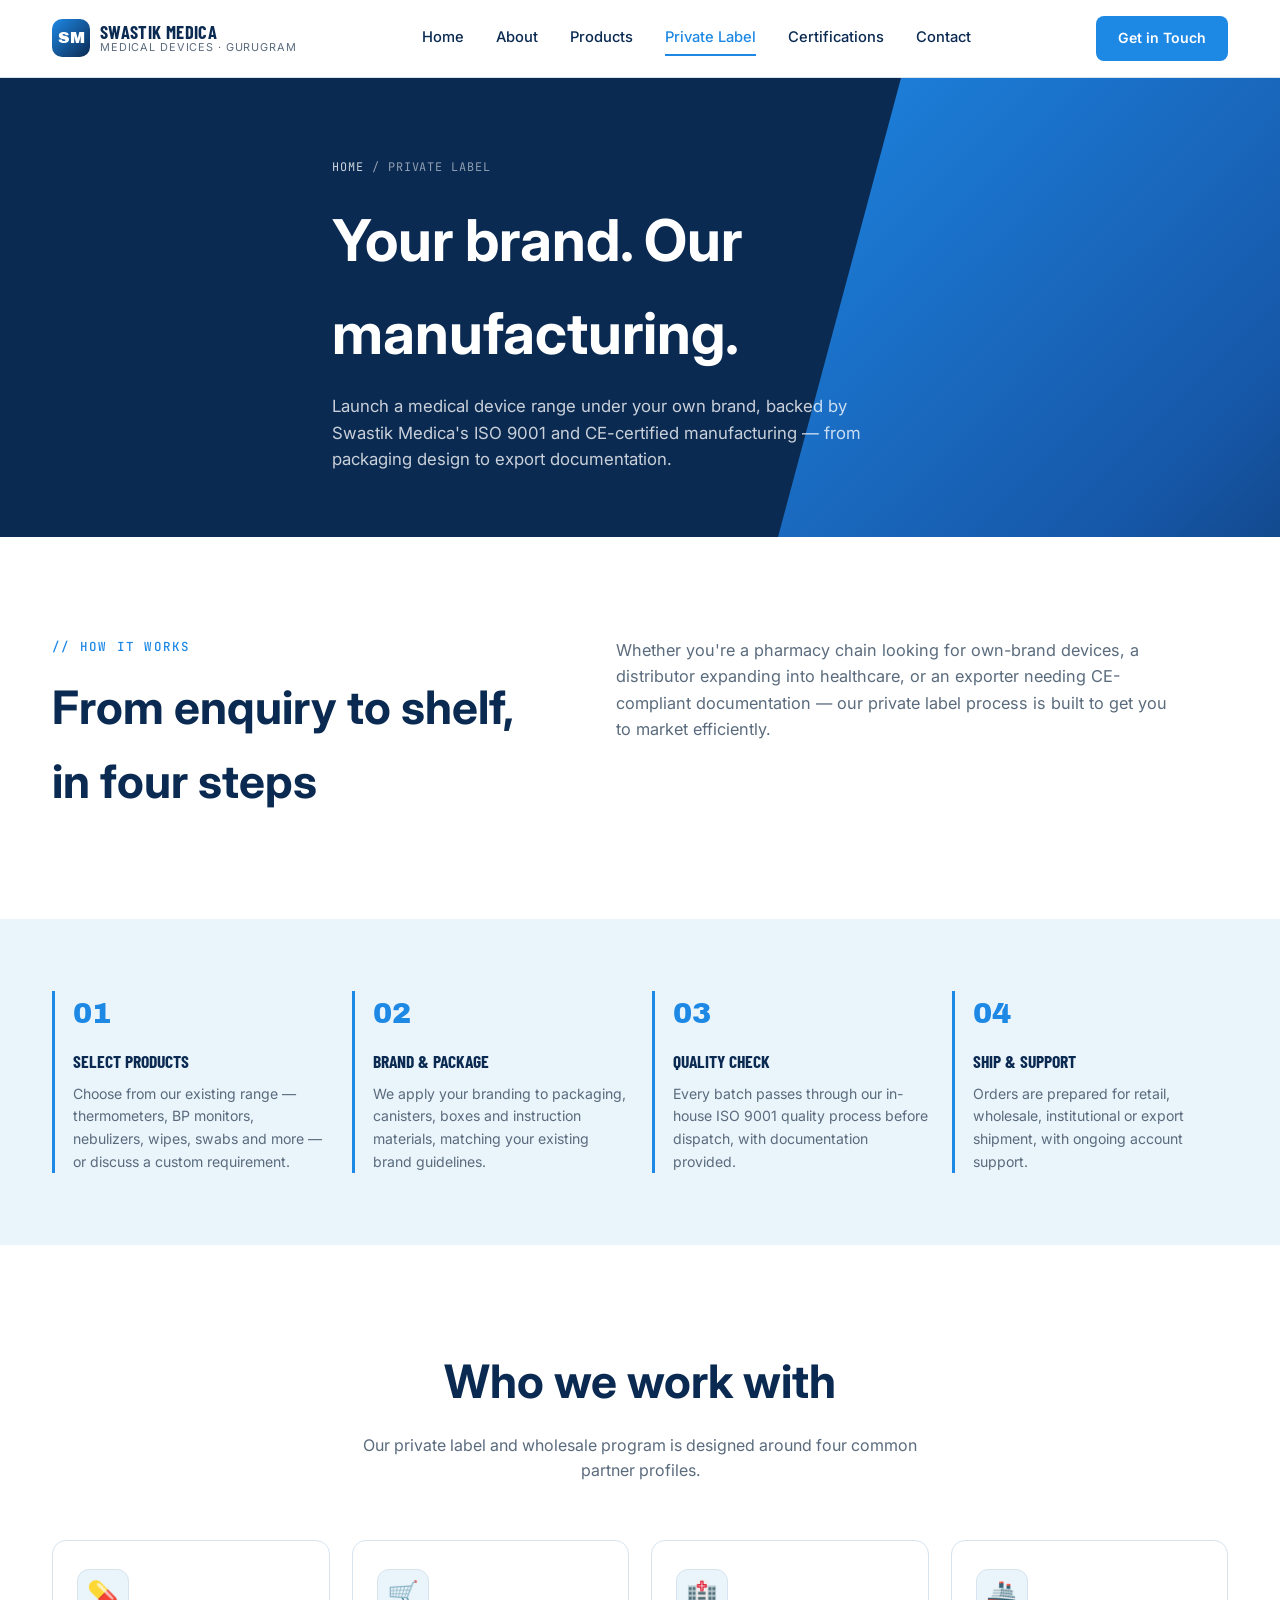
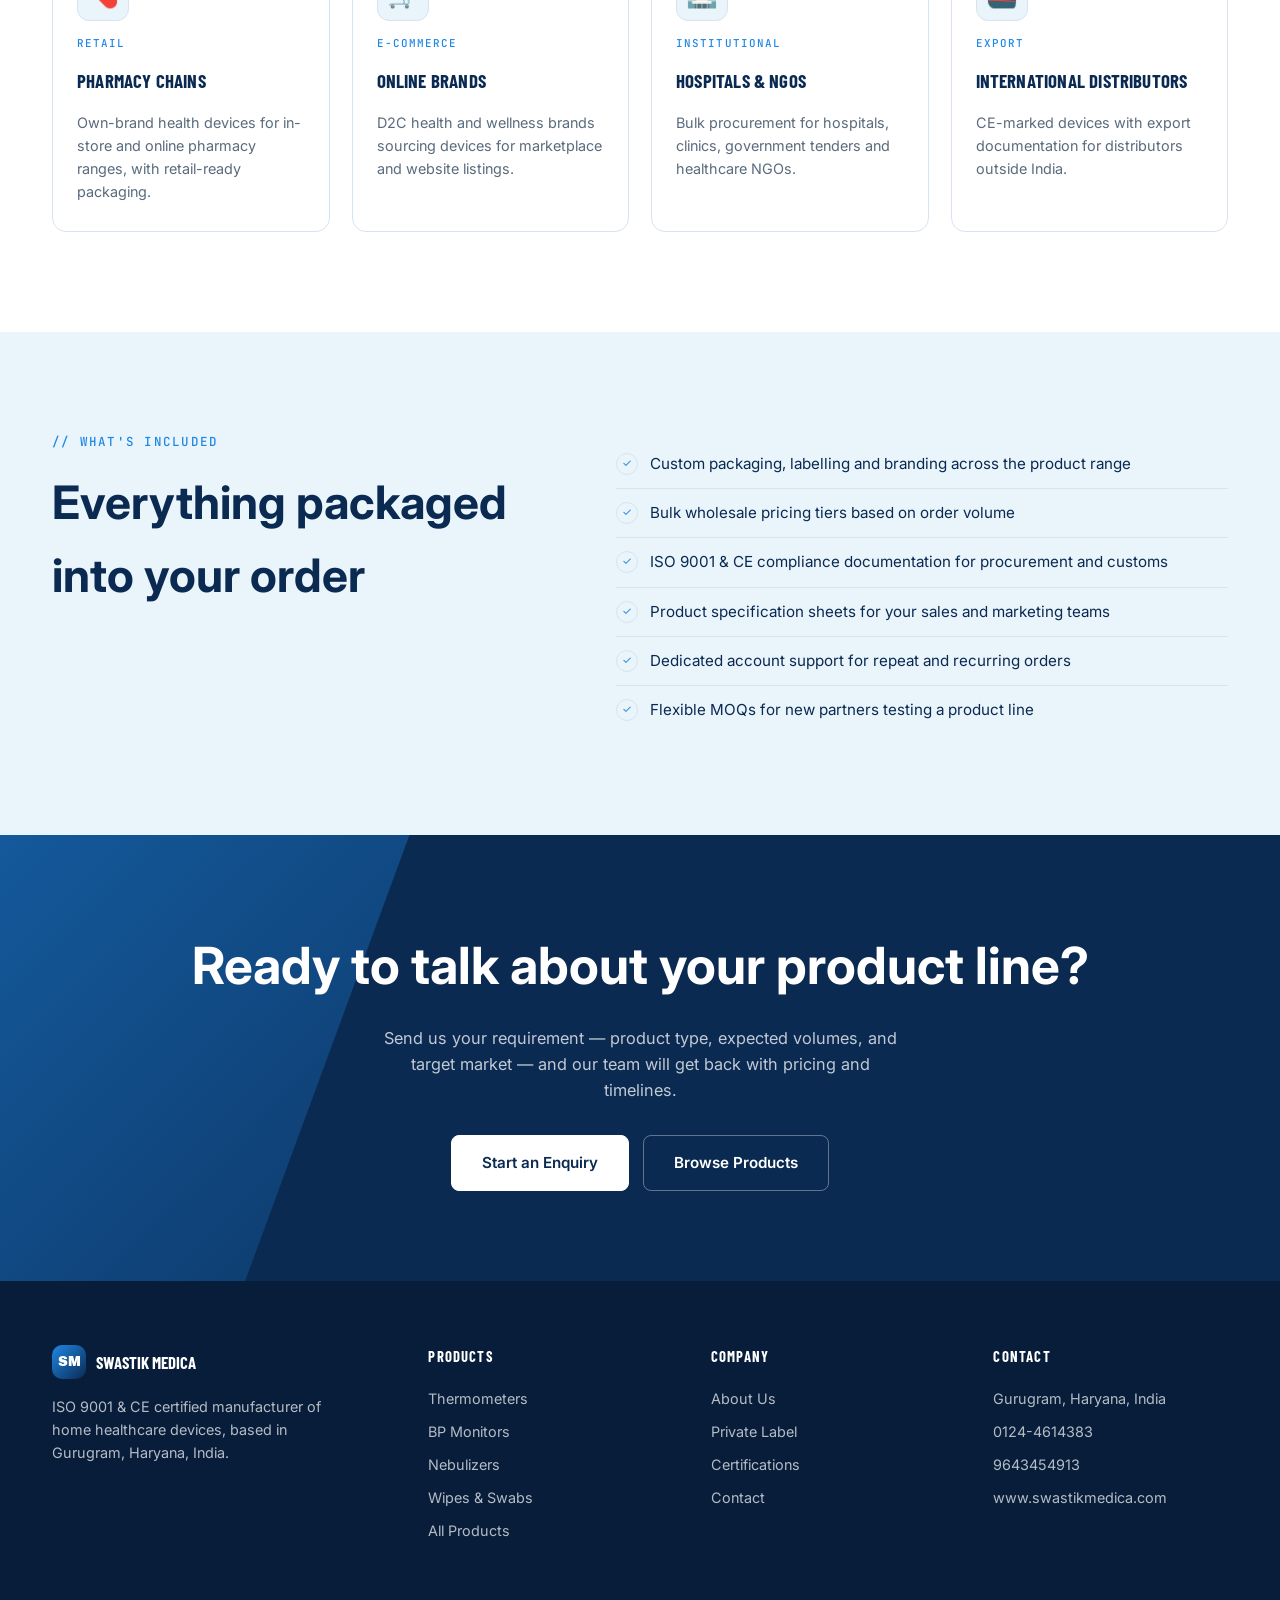
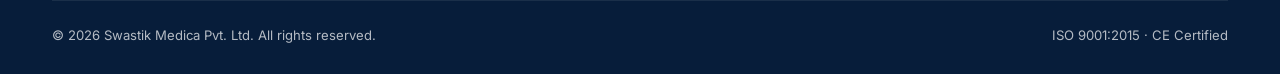
<file: private-label.html>
<!DOCTYPE html>
<html lang="en">
<head>
<meta charset="UTF-8">
<meta name="viewport" content="width=device-width, initial-scale=1.0">
<title>Private Label &amp; Wholesale — Swastik Medica</title>
<link rel="preconnect" href="https://fonts.googleapis.com">
<link rel="preconnect" href="https://fonts.gstatic.com" crossorigin>
<link href="https://fonts.googleapis.com/css2?family=Archivo+Black&family=Barlow+Condensed:wght@500;600;700&family=Inter:wght@400;500;600;700&family=JetBrains+Mono:wght@500&display=swap" rel="stylesheet">
<link rel="stylesheet" href="css/style.css">
</head>
<body>

<header>
  <div class="nav">
    <div class="logo">
      <div class="logo-mark">SM</div>
      <div class="logo-text">
        <strong>Swastik Medica</strong>
        <span>Medical Devices · Gurugram</span>
      </div>
    </div>
    <nav class="links">
      <a href="index.html">Home</a>
      <a href="about.html">About</a>
      <a href="products.html">Products</a>
      <a href="private-label.html" class="active">Private Label</a>
      <a href="certifications.html">Certifications</a>
      <a href="contact.html">Contact</a>
    </nav>
    <a href="contact.html" class="nav-cta">Get in Touch</a>
  </div>
</header>

<section class="page-hero">
  <div class="wrap page-hero-content">
    <div class="breadcrumb"><a href="index.html">Home</a> / Private Label</div>
    <h1>Your brand. Our manufacturing.</h1>
    <p>Launch a medical device range under your own brand, backed by Swastik Medica's ISO 9001 and CE-certified manufacturing — from packaging design to export documentation.</p>
  </div>
</section>

<section class="section">
  <div class="wrap about-grid">
    <div>
      <span class="section-label">// How It Works</span>
      <h2>From enquiry to shelf, in four steps</h2>
    </div>
    <div class="about-body">
      <p>Whether you're a pharmacy chain looking for own-brand devices, a distributor expanding into healthcare, or an exporter needing CE-compliant documentation — our private label process is built to get you to market efficiently.</p>
    </div>
  </div>
</section>

<section class="section tight section-on-ice">
  <div class="wrap">
    <div class="process-steps">
      <div class="process-step">
        <div class="step-num">01</div>
        <h3>Select Products</h3>
        <p>Choose from our existing range — thermometers, BP monitors, nebulizers, wipes, swabs and more — or discuss a custom requirement.</p>
      </div>
      <div class="process-step">
        <div class="step-num">02</div>
        <h3>Brand &amp; Package</h3>
        <p>We apply your branding to packaging, canisters, boxes and instruction materials, matching your existing brand guidelines.</p>
      </div>
      <div class="process-step">
        <div class="step-num">03</div>
        <h3>Quality Check</h3>
        <p>Every batch passes through our in-house ISO 9001 quality process before dispatch, with documentation provided.</p>
      </div>
      <div class="process-step">
        <div class="step-num">04</div>
        <h3>Ship &amp; Support</h3>
        <p>Orders are prepared for retail, wholesale, institutional or export shipment, with ongoing account support.</p>
      </div>
    </div>
  </div>
</section>

<section class="section">
  <div class="wrap">
    <div class="dual-head">
      <h2>Who we work with</h2>
      <p>Our private label and wholesale program is designed around four common partner profiles.</p>
    </div>
    <div class="product-grid">
      <div class="product-card">
        <div class="product-icon">💊</div>
        <span class="tag">Retail</span>
        <h3>Pharmacy Chains</h3>
        <p>Own-brand health devices for in-store and online pharmacy ranges, with retail-ready packaging.</p>
      </div>
      <div class="product-card">
        <div class="product-icon">🛒</div>
        <span class="tag">E-Commerce</span>
        <h3>Online Brands</h3>
        <p>D2C health and wellness brands sourcing devices for marketplace and website listings.</p>
      </div>
      <div class="product-card">
        <div class="product-icon">🏥</div>
        <span class="tag">Institutional</span>
        <h3>Hospitals &amp; NGOs</h3>
        <p>Bulk procurement for hospitals, clinics, government tenders and healthcare NGOs.</p>
      </div>
      <div class="product-card">
        <div class="product-icon">🚢</div>
        <span class="tag">Export</span>
        <h3>International Distributors</h3>
        <p>CE-marked devices with export documentation for distributors outside India.</p>
      </div>
    </div>
  </div>
</section>

<section class="section section-on-ice">
  <div class="wrap about-grid">
    <div>
      <span class="section-label">// What's Included</span>
      <h2>Everything packaged into your order</h2>
    </div>
    <div class="about-body">
      <ul class="feature-list">
        <li><span class="check">✓</span>Custom packaging, labelling and branding across the product range</li>
        <li><span class="check">✓</span>Bulk wholesale pricing tiers based on order volume</li>
        <li><span class="check">✓</span>ISO 9001 &amp; CE compliance documentation for procurement and customs</li>
        <li><span class="check">✓</span>Product specification sheets for your sales and marketing teams</li>
        <li><span class="check">✓</span>Dedicated account support for repeat and recurring orders</li>
        <li><span class="check">✓</span>Flexible MOQs for new partners testing a product line</li>
      </ul>
    </div>
  </div>
</section>

<section class="cta-band">
  <div class="wrap cta-content">
    <h2>Ready to talk about your product line?</h2>
    <p>Send us your requirement — product type, expected volumes, and target market — and our team will get back with pricing and timelines.</p>
    <div class="cta-actions">
      <a href="contact.html" class="btn-primary">Start an Enquiry</a>
      <a href="products.html" class="btn-ghost">Browse Products</a>
    </div>
  </div>
</section>

<footer>
  <div class="wrap">
    <div class="footer-grid">
      <div>
        <div class="footer-logo">
          <div class="logo-mark">SM</div>
          <strong>Swastik Medica</strong>
        </div>
        <p>ISO 9001 &amp; CE certified manufacturer of home healthcare devices, based in Gurugram, Haryana, India.</p>
      </div>
      <div>
        <h4>Products</h4>
        <ul>
          <li><a href="products/thermometer-flexible.html">Thermometers</a></li>
          <li><a href="products/bp-monitor.html">BP Monitors</a></li>
          <li><a href="products/nebulizer.html">Nebulizers</a></li>
          <li><a href="products/alcohol-wipes.html">Wipes &amp; Swabs</a></li>
          <li><a href="products.html">All Products</a></li>
        </ul>
      </div>
      <div>
        <h4>Company</h4>
        <ul>
          <li><a href="about.html">About Us</a></li>
          <li><a href="private-label.html">Private Label</a></li>
          <li><a href="certifications.html">Certifications</a></li>
          <li><a href="contact.html">Contact</a></li>
        </ul>
      </div>
      <div>
        <h4>Contact</h4>
        <ul>
          <li>Gurugram, Haryana, India</li>
          <li><a href="tel:01244614383">0124-4614383</a></li>
          <li><a href="tel:9643454913">9643454913</a></li>
          <li><a href="https://www.swastikmedica.com">www.swastikmedica.com</a></li>
        </ul>
      </div>
    </div>
    <div class="footer-bottom">
      <span>© 2026 Swastik Medica Pvt. Ltd. All rights reserved.</span>
      <span>ISO 9001:2015 · CE Certified</span>
    </div>
  </div>
</footer>

</body>
</html>
</file>
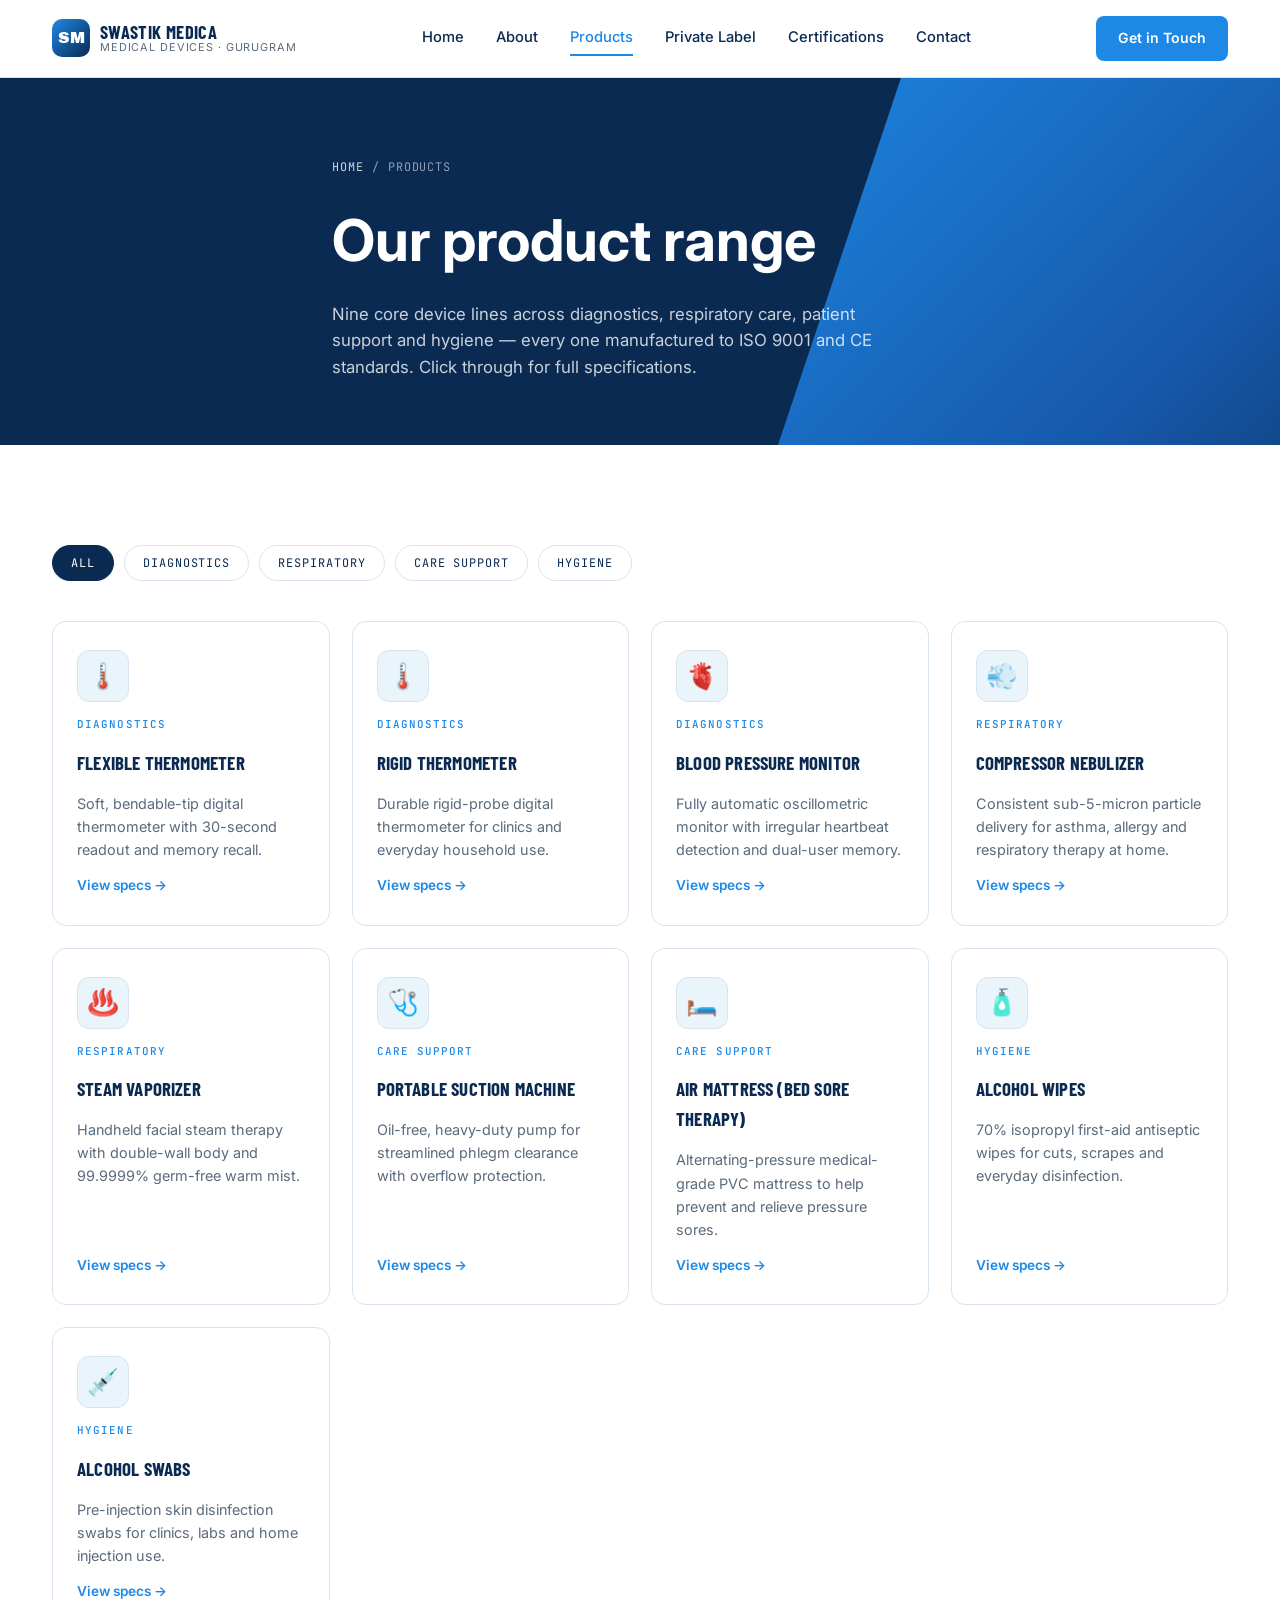
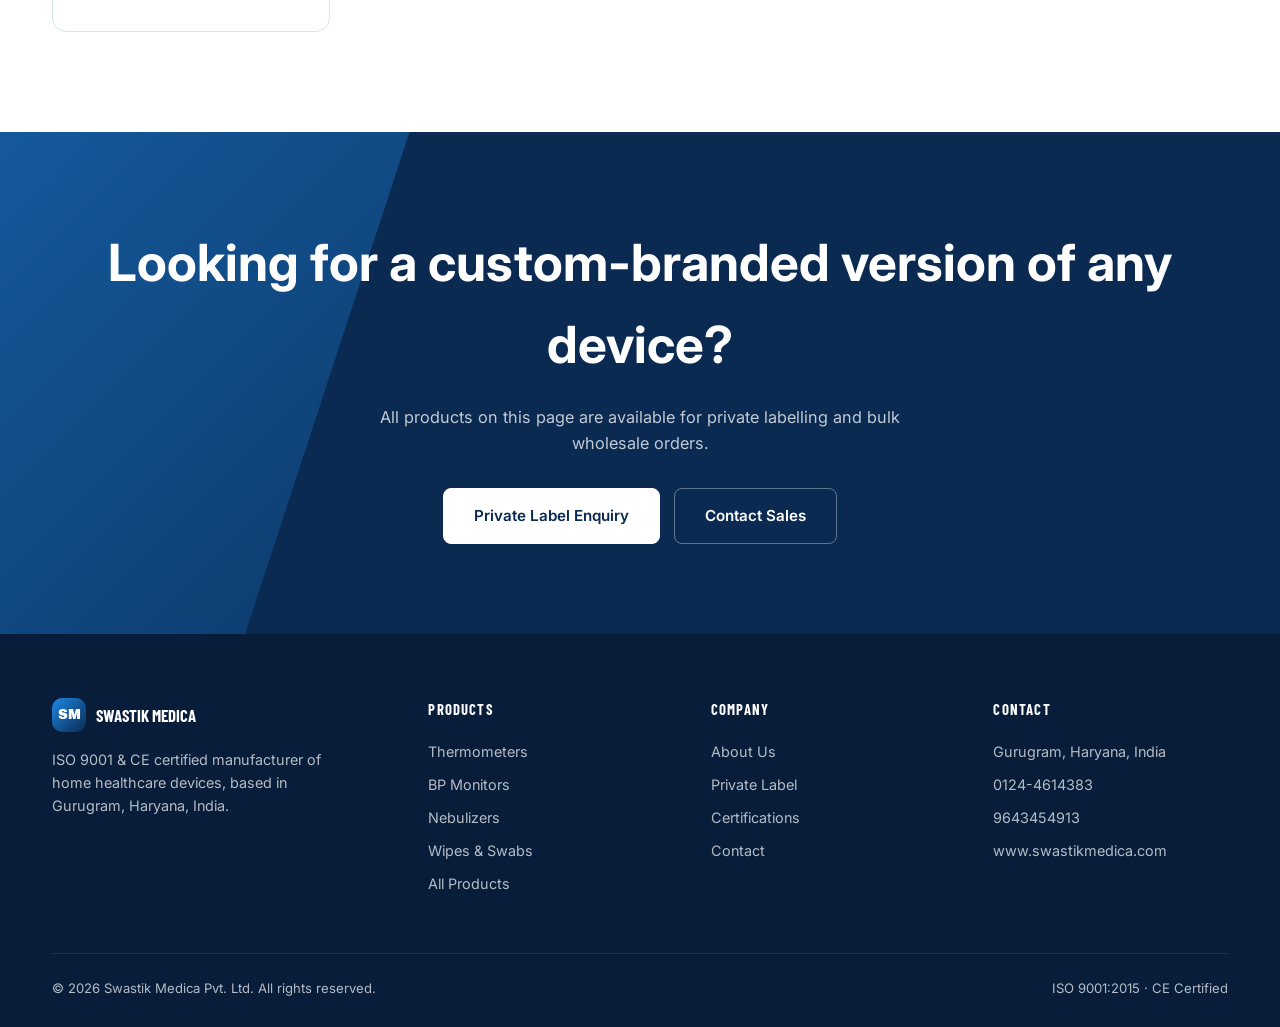
<file: products.html>
<!DOCTYPE html>
<html lang="en">
<head>
<meta charset="UTF-8">
<meta name="viewport" content="width=device-width, initial-scale=1.0">
<title>Products — Swastik Medica</title>
<link rel="preconnect" href="https://fonts.googleapis.com">
<link rel="preconnect" href="https://fonts.gstatic.com" crossorigin>
<link href="https://fonts.googleapis.com/css2?family=Archivo+Black&family=Barlow+Condensed:wght@500;600;700&family=Inter:wght@400;500;600;700&family=JetBrains+Mono:wght@500&display=swap" rel="stylesheet">
<link rel="stylesheet" href="css/style.css">
</head>
<body>

<header>
  <div class="nav">
    <div class="logo">
      <div class="logo-mark">SM</div>
      <div class="logo-text">
        <strong>Swastik Medica</strong>
        <span>Medical Devices · Gurugram</span>
      </div>
    </div>
    <nav class="links">
      <a href="index.html">Home</a>
      <a href="about.html">About</a>
      <a href="products.html" class="active">Products</a>
      <a href="private-label.html">Private Label</a>
      <a href="certifications.html">Certifications</a>
      <a href="contact.html">Contact</a>
    </nav>
    <a href="contact.html" class="nav-cta">Get in Touch</a>
  </div>
</header>

<section class="page-hero">
  <div class="wrap page-hero-content">
    <div class="breadcrumb"><a href="index.html">Home</a> / Products</div>
    <h1>Our product range</h1>
    <p>Nine core device lines across diagnostics, respiratory care, patient support and hygiene — every one manufactured to ISO 9001 and CE standards. Click through for full specifications.</p>
  </div>
</section>

<section class="section">
  <div class="wrap">

    <div class="filter-row" role="tablist" aria-label="Filter products by category">
      <button class="filter-pill active" data-filter="all">All</button>
      <button class="filter-pill" data-filter="diagnostics">Diagnostics</button>
      <button class="filter-pill" data-filter="respiratory">Respiratory</button>
      <button class="filter-pill" data-filter="care">Care Support</button>
      <button class="filter-pill" data-filter="hygiene">Hygiene</button>
    </div>

    <div class="product-grid" id="product-grid">

      <a href="products/thermometer-flexible.html" class="product-card" data-cat="diagnostics">
        <div class="product-icon">🌡️</div>
        <span class="tag">Diagnostics</span>
        <h3>Flexible Thermometer</h3>
        <p>Soft, bendable-tip digital thermometer with 30-second readout and memory recall.</p>
        <span class="more">View specs →</span>
      </a>

      <a href="products/thermometer-rigid.html" class="product-card" data-cat="diagnostics">
        <div class="product-icon">🌡️</div>
        <span class="tag">Diagnostics</span>
        <h3>Rigid Thermometer</h3>
        <p>Durable rigid-probe digital thermometer for clinics and everyday household use.</p>
        <span class="more">View specs →</span>
      </a>

      <a href="products/bp-monitor.html" class="product-card" data-cat="diagnostics">
        <div class="product-icon">🫀</div>
        <span class="tag">Diagnostics</span>
        <h3>Blood Pressure Monitor</h3>
        <p>Fully automatic oscillometric monitor with irregular heartbeat detection and dual-user memory.</p>
        <span class="more">View specs →</span>
      </a>

      <a href="products/nebulizer.html" class="product-card" data-cat="respiratory">
        <div class="product-icon">💨</div>
        <span class="tag">Respiratory</span>
        <h3>Compressor Nebulizer</h3>
        <p>Consistent sub-5-micron particle delivery for asthma, allergy and respiratory therapy at home.</p>
        <span class="more">View specs →</span>
      </a>

      <a href="products/steam-vaporizer.html" class="product-card" data-cat="respiratory">
        <div class="product-icon">♨️</div>
        <span class="tag">Respiratory</span>
        <h3>Steam Vaporizer</h3>
        <p>Handheld facial steam therapy with double-wall body and 99.9999% germ-free warm mist.</p>
        <span class="more">View specs →</span>
      </a>

      <a href="products/suction-machine.html" class="product-card" data-cat="care">
        <div class="product-icon">🩺</div>
        <span class="tag">Care Support</span>
        <h3>Portable Suction Machine</h3>
        <p>Oil-free, heavy-duty pump for streamlined phlegm clearance with overflow protection.</p>
        <span class="more">View specs →</span>
      </a>

      <a href="products/air-mattress.html" class="product-card" data-cat="care">
        <div class="product-icon">🛏️</div>
        <span class="tag">Care Support</span>
        <h3>Air Mattress (Bed Sore Therapy)</h3>
        <p>Alternating-pressure medical-grade PVC mattress to help prevent and relieve pressure sores.</p>
        <span class="more">View specs →</span>
      </a>

      <a href="products/alcohol-wipes.html" class="product-card" data-cat="hygiene">
        <div class="product-icon">🧴</div>
        <span class="tag">Hygiene</span>
        <h3>Alcohol Wipes</h3>
        <p>70% isopropyl first-aid antiseptic wipes for cuts, scrapes and everyday disinfection.</p>
        <span class="more">View specs →</span>
      </a>

      <a href="products/alcohol-swabs.html" class="product-card" data-cat="hygiene">
        <div class="product-icon">💉</div>
        <span class="tag">Hygiene</span>
        <h3>Alcohol Swabs</h3>
        <p>Pre-injection skin disinfection swabs for clinics, labs and home injection use.</p>
        <span class="more">View specs →</span>
      </a>

    </div>
  </div>
</section>

<section class="cta-band">
  <div class="wrap cta-content">
    <h2>Looking for a custom-branded version of any device?</h2>
    <p>All products on this page are available for private labelling and bulk wholesale orders.</p>
    <div class="cta-actions">
      <a href="private-label.html" class="btn-primary">Private Label Enquiry</a>
      <a href="contact.html" class="btn-ghost">Contact Sales</a>
    </div>
  </div>
</section>

<footer>
  <div class="wrap">
    <div class="footer-grid">
      <div>
        <div class="footer-logo">
          <div class="logo-mark">SM</div>
          <strong>Swastik Medica</strong>
        </div>
        <p>ISO 9001 &amp; CE certified manufacturer of home healthcare devices, based in Gurugram, Haryana, India.</p>
      </div>
      <div>
        <h4>Products</h4>
        <ul>
          <li><a href="products/thermometer-flexible.html">Thermometers</a></li>
          <li><a href="products/bp-monitor.html">BP Monitors</a></li>
          <li><a href="products/nebulizer.html">Nebulizers</a></li>
          <li><a href="products/alcohol-wipes.html">Wipes &amp; Swabs</a></li>
          <li><a href="products.html">All Products</a></li>
        </ul>
      </div>
      <div>
        <h4>Company</h4>
        <ul>
          <li><a href="about.html">About Us</a></li>
          <li><a href="private-label.html">Private Label</a></li>
          <li><a href="certifications.html">Certifications</a></li>
          <li><a href="contact.html">Contact</a></li>
        </ul>
      </div>
      <div>
        <h4>Contact</h4>
        <ul>
          <li>Gurugram, Haryana, India</li>
          <li><a href="tel:01244614383">0124-4614383</a></li>
          <li><a href="tel:9643454913">9643454913</a></li>
          <li><a href="https://www.swastikmedica.com">www.swastikmedica.com</a></li>
        </ul>
      </div>
    </div>
    <div class="footer-bottom">
      <span>© 2026 Swastik Medica Pvt. Ltd. All rights reserved.</span>
      <span>ISO 9001:2015 · CE Certified</span>
    </div>
  </div>
</footer>

<script>
  const pills = document.querySelectorAll('.filter-pill');
  const cards = document.querySelectorAll('#product-grid .product-card');
  pills.forEach(pill => {
    pill.addEventListener('click', () => {
      pills.forEach(p => p.classList.remove('active'));
      pill.classList.add('active');
      const filter = pill.dataset.filter;
      cards.forEach(card => {
        if(filter === 'all' || card.dataset.cat === filter){
          card.style.display = '';
        } else {
          card.style.display = 'none';
        }
      });
    });
  });
</script>

</body>
</html>
</file>
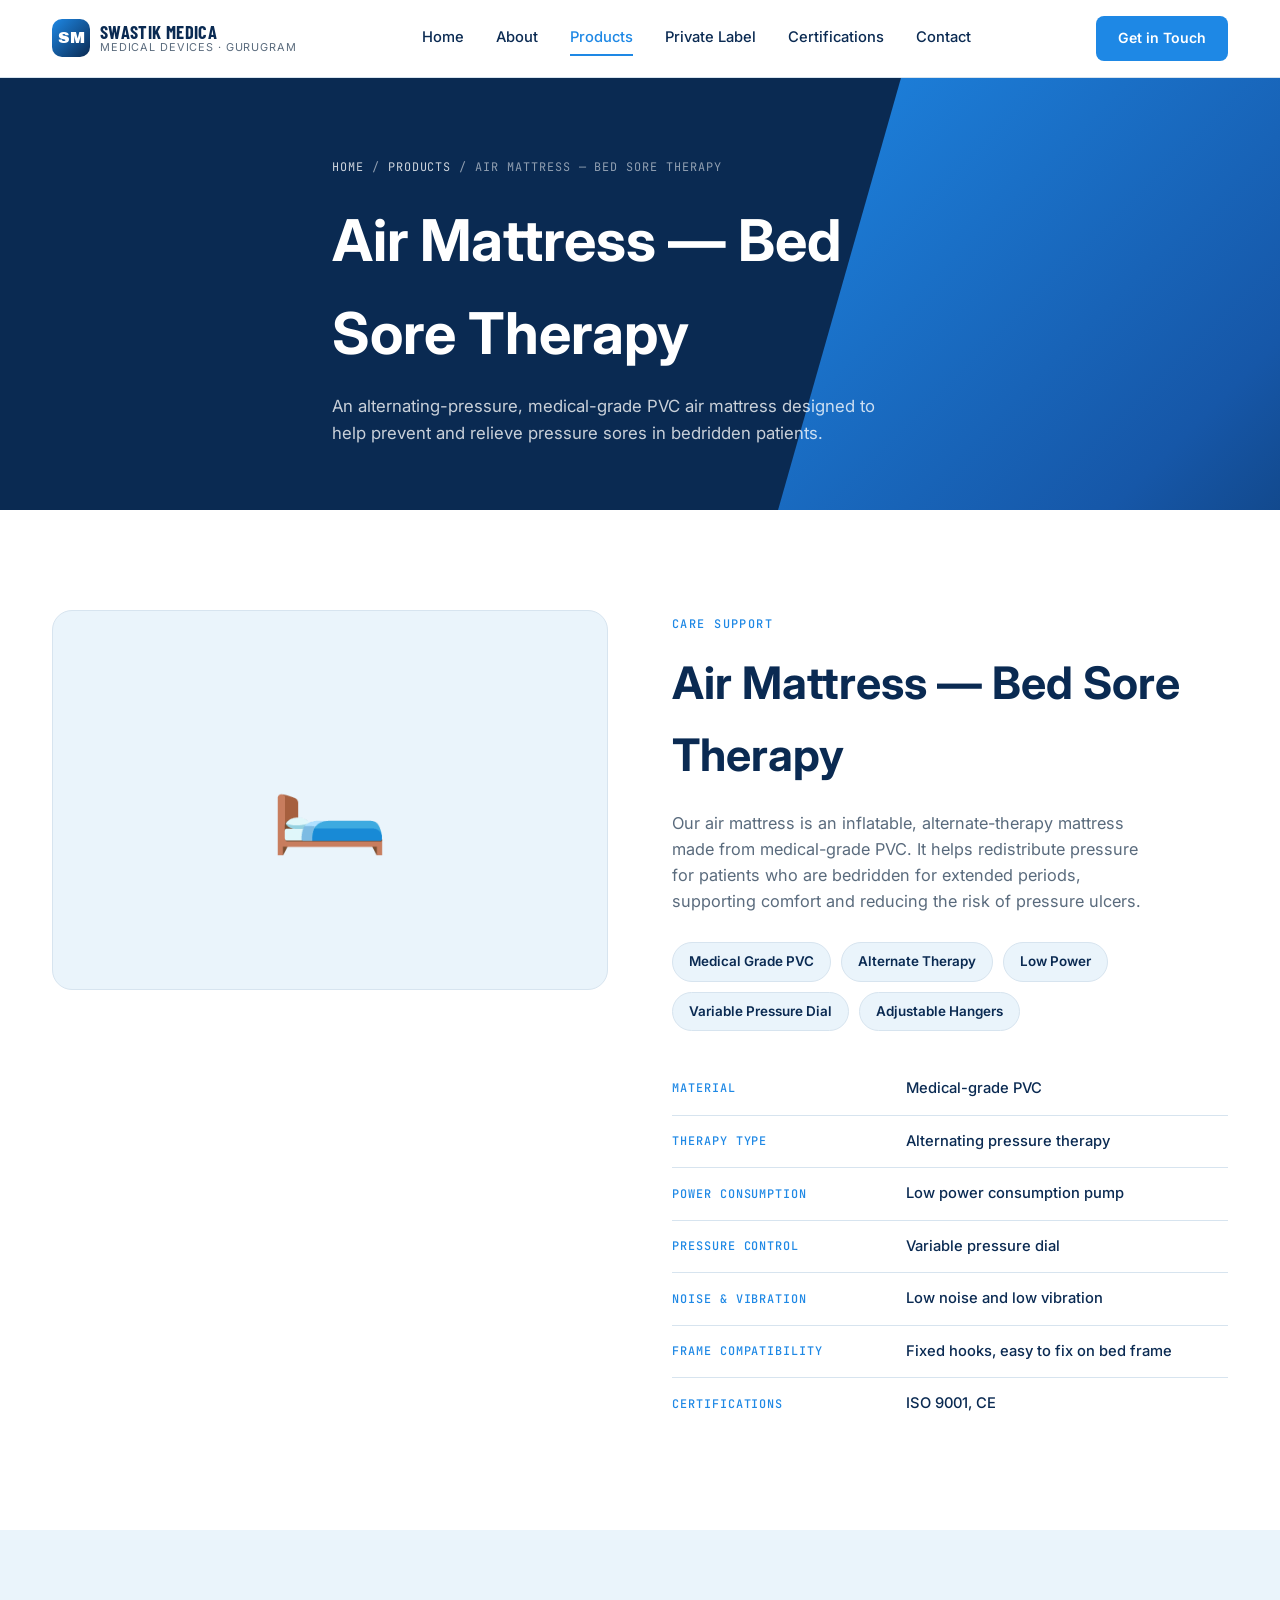
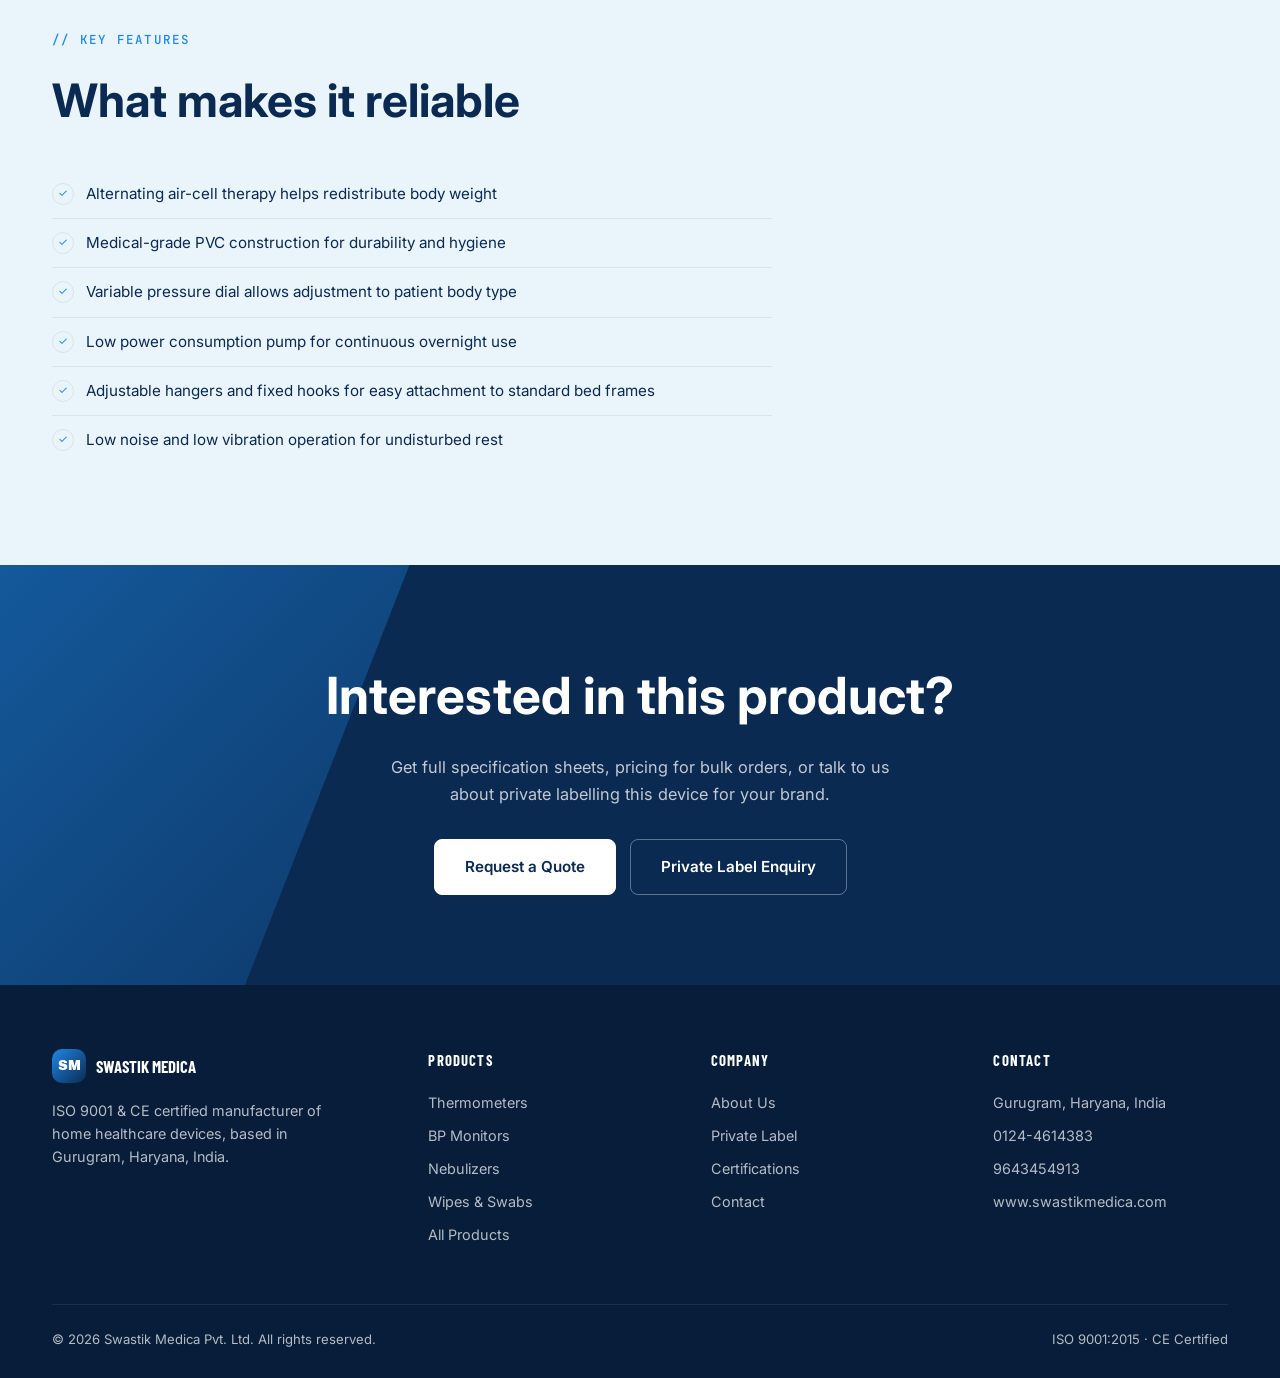
<file: products/air-mattress.html>
<!DOCTYPE html>
<html lang="en">
<head>
<meta charset="UTF-8">
<meta name="viewport" content="width=device-width, initial-scale=1.0">
<title>Air Mattress — Bed Sore Therapy — Swastik Medica</title>
<link rel="preconnect" href="https://fonts.googleapis.com">
<link rel="preconnect" href="https://fonts.gstatic.com" crossorigin>
<link href="https://fonts.googleapis.com/css2?family=Archivo+Black&family=Barlow+Condensed:wght@500;600;700&family=Inter:wght@400;500;600;700&family=JetBrains+Mono:wght@500&display=swap" rel="stylesheet">
<link rel="stylesheet" href="../css/style.css">
</head>
<body>

<header>
  <div class="nav">
    <div class="logo">
      <div class="logo-mark">SM</div>
      <div class="logo-text">
        <strong>Swastik Medica</strong>
        <span>Medical Devices · Gurugram</span>
      </div>
    </div>
    <nav class="links">
      <a href="../index.html">Home</a>
      <a href="../about.html">About</a>
      <a href="../products.html" class="active">Products</a>
      <a href="../private-label.html">Private Label</a>
      <a href="../certifications.html">Certifications</a>
      <a href="../contact.html">Contact</a>
    </nav>
    <a href="../contact.html" class="nav-cta">Get in Touch</a>
  </div>
</header>

<section class="page-hero">
  <div class="wrap page-hero-content">
    <div class="breadcrumb"><a href="../index.html">Home</a> / <a href="../products.html">Products</a> / Air Mattress — Bed Sore Therapy</div>
    <h1>Air Mattress — Bed Sore Therapy</h1>
    <p>An alternating-pressure, medical-grade PVC air mattress designed to help prevent and relieve pressure sores in bedridden patients.</p>
  </div>
</section>

<section class="section">
  <div class="wrap product-detail">
    <div class="product-visual">🛏️</div>
    <div class="product-info">
      <span class="tag">Care Support</span>
      <h1>Air Mattress — Bed Sore Therapy</h1>
      <p>Our air mattress is an inflatable, alternate-therapy mattress made from medical-grade PVC. It helps redistribute pressure for patients who are bedridden for extended periods, supporting comfort and reducing the risk of pressure ulcers.</p>
      <div class="feature-pills"><span class="feature-pill">Medical Grade PVC</span><span class="feature-pill">Alternate Therapy</span><span class="feature-pill">Low Power</span><span class="feature-pill">Variable Pressure Dial</span><span class="feature-pill">Adjustable Hangers</span></div>
      <table class="spec-table"><tr><td>Material</td><td>Medical-grade PVC</td></tr><tr><td>Therapy Type</td><td>Alternating pressure therapy</td></tr><tr><td>Power Consumption</td><td>Low power consumption pump</td></tr><tr><td>Pressure Control</td><td>Variable pressure dial</td></tr><tr><td>Noise & Vibration</td><td>Low noise and low vibration</td></tr><tr><td>Frame Compatibility</td><td>Fixed hooks, easy to fix on bed frame</td></tr><tr><td>Certifications</td><td>ISO 9001, CE</td></tr></table>
    </div>
  </div>
</section>

<section class="section section-on-ice">
  <div class="wrap">
    <div class="detail-tabs-head">
      <span class="section-label">// Key Features</span>
      <h2>What makes it reliable</h2>
    </div>
    <ul class="feature-list" style="max-width:720px;"><li><span class="check">✓</span>Alternating air-cell therapy helps redistribute body weight</li><li><span class="check">✓</span>Medical-grade PVC construction for durability and hygiene</li><li><span class="check">✓</span>Variable pressure dial allows adjustment to patient body type</li><li><span class="check">✓</span>Low power consumption pump for continuous overnight use</li><li><span class="check">✓</span>Adjustable hangers and fixed hooks for easy attachment to standard bed frames</li><li><span class="check">✓</span>Low noise and low vibration operation for undisturbed rest</li></ul>
  </div>
</section>

<section class="cta-band">
  <div class="wrap cta-content">
    <h2>Interested in this product?</h2>
    <p>Get full specification sheets, pricing for bulk orders, or talk to us about private labelling this device for your brand.</p>
    <div class="cta-actions">
      <a href="../contact.html" class="btn-primary">Request a Quote</a>
      <a href="../private-label.html" class="btn-ghost">Private Label Enquiry</a>
    </div>
  </div>
</section>

<footer>
  <div class="wrap">
    <div class="footer-grid">
      <div>
        <div class="footer-logo">
          <div class="logo-mark">SM</div>
          <strong>Swastik Medica</strong>
        </div>
        <p>ISO 9001 &amp; CE certified manufacturer of home healthcare devices, based in Gurugram, Haryana, India.</p>
      </div>
      <div>
        <h4>Products</h4>
        <ul>
          <li><a href="thermometer-flexible.html">Thermometers</a></li>
          <li><a href="bp-monitor.html">BP Monitors</a></li>
          <li><a href="nebulizer.html">Nebulizers</a></li>
          <li><a href="alcohol-wipes.html">Wipes &amp; Swabs</a></li>
          <li><a href="../products.html">All Products</a></li>
        </ul>
      </div>
      <div>
        <h4>Company</h4>
        <ul>
          <li><a href="../about.html">About Us</a></li>
          <li><a href="../private-label.html">Private Label</a></li>
          <li><a href="../certifications.html">Certifications</a></li>
          <li><a href="../contact.html">Contact</a></li>
        </ul>
      </div>
      <div>
        <h4>Contact</h4>
        <ul>
          <li>Gurugram, Haryana, India</li>
          <li><a href="tel:01244614383">0124-4614383</a></li>
          <li><a href="tel:9643454913">9643454913</a></li>
          <li><a href="https://www.swastikmedica.com">www.swastikmedica.com</a></li>
        </ul>
      </div>
    </div>
    <div class="footer-bottom">
      <span>© 2026 Swastik Medica Pvt. Ltd. All rights reserved.</span>
      <span>ISO 9001:2015 · CE Certified</span>
    </div>
  </div>
</footer>

</body>
</html>
</file>
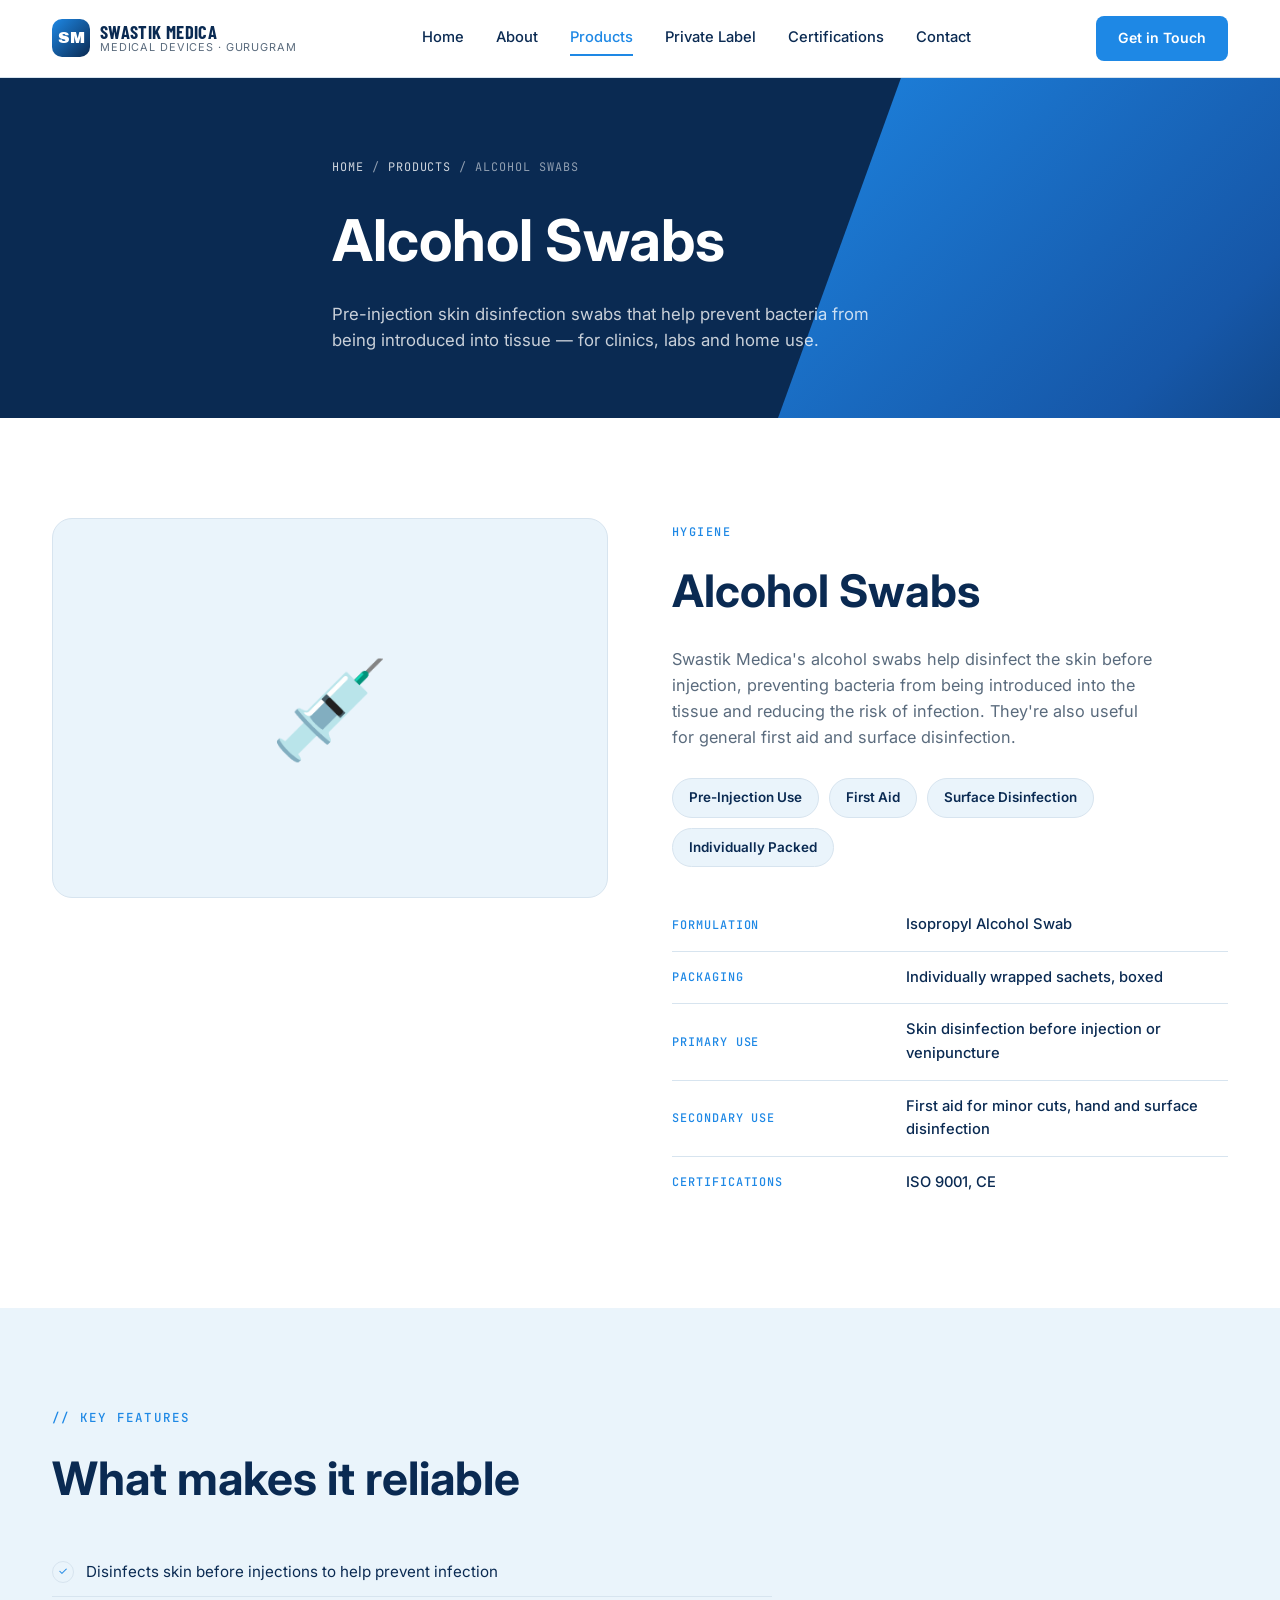
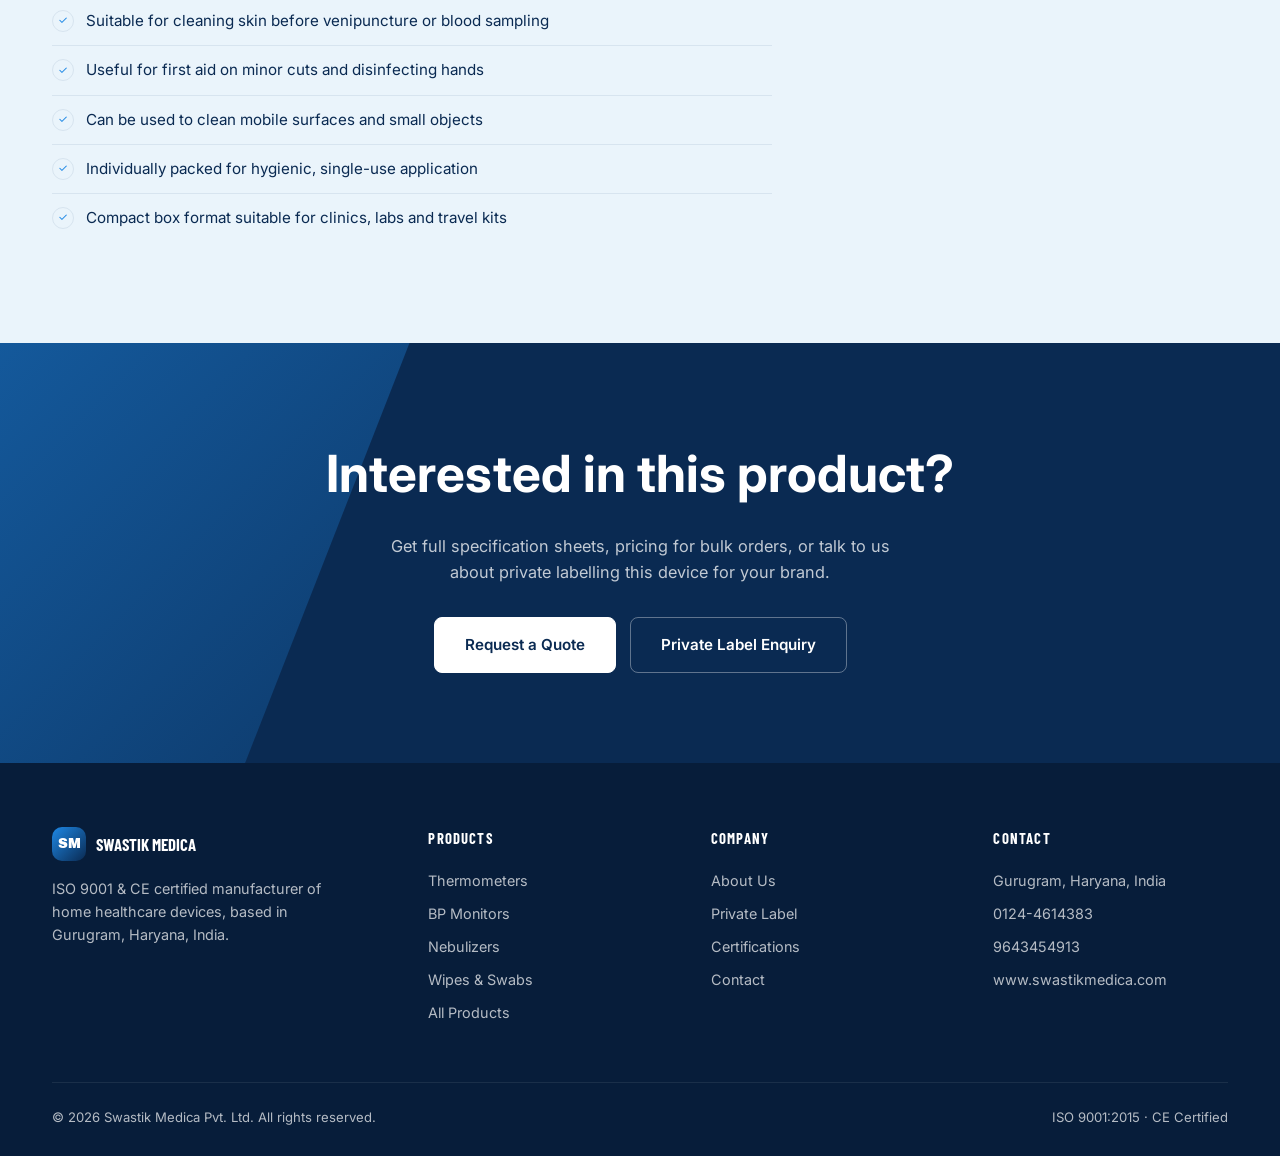
<file: products/alcohol-swabs.html>
<!DOCTYPE html>
<html lang="en">
<head>
<meta charset="UTF-8">
<meta name="viewport" content="width=device-width, initial-scale=1.0">
<title>Alcohol Swabs — Swastik Medica</title>
<link rel="preconnect" href="https://fonts.googleapis.com">
<link rel="preconnect" href="https://fonts.gstatic.com" crossorigin>
<link href="https://fonts.googleapis.com/css2?family=Archivo+Black&family=Barlow+Condensed:wght@500;600;700&family=Inter:wght@400;500;600;700&family=JetBrains+Mono:wght@500&display=swap" rel="stylesheet">
<link rel="stylesheet" href="../css/style.css">
</head>
<body>

<header>
  <div class="nav">
    <div class="logo">
      <div class="logo-mark">SM</div>
      <div class="logo-text">
        <strong>Swastik Medica</strong>
        <span>Medical Devices · Gurugram</span>
      </div>
    </div>
    <nav class="links">
      <a href="../index.html">Home</a>
      <a href="../about.html">About</a>
      <a href="../products.html" class="active">Products</a>
      <a href="../private-label.html">Private Label</a>
      <a href="../certifications.html">Certifications</a>
      <a href="../contact.html">Contact</a>
    </nav>
    <a href="../contact.html" class="nav-cta">Get in Touch</a>
  </div>
</header>

<section class="page-hero">
  <div class="wrap page-hero-content">
    <div class="breadcrumb"><a href="../index.html">Home</a> / <a href="../products.html">Products</a> / Alcohol Swabs</div>
    <h1>Alcohol Swabs</h1>
    <p>Pre-injection skin disinfection swabs that help prevent bacteria from being introduced into tissue — for clinics, labs and home use.</p>
  </div>
</section>

<section class="section">
  <div class="wrap product-detail">
    <div class="product-visual">💉</div>
    <div class="product-info">
      <span class="tag">Hygiene</span>
      <h1>Alcohol Swabs</h1>
      <p>Swastik Medica's alcohol swabs help disinfect the skin before injection, preventing bacteria from being introduced into the tissue and reducing the risk of infection. They're also useful for general first aid and surface disinfection.</p>
      <div class="feature-pills"><span class="feature-pill">Pre-Injection Use</span><span class="feature-pill">First Aid</span><span class="feature-pill">Surface Disinfection</span><span class="feature-pill">Individually Packed</span></div>
      <table class="spec-table"><tr><td>Formulation</td><td>Isopropyl Alcohol Swab</td></tr><tr><td>Packaging</td><td>Individually wrapped sachets, boxed</td></tr><tr><td>Primary Use</td><td>Skin disinfection before injection or venipuncture</td></tr><tr><td>Secondary Use</td><td>First aid for minor cuts, hand and surface disinfection</td></tr><tr><td>Certifications</td><td>ISO 9001, CE</td></tr></table>
    </div>
  </div>
</section>

<section class="section section-on-ice">
  <div class="wrap">
    <div class="detail-tabs-head">
      <span class="section-label">// Key Features</span>
      <h2>What makes it reliable</h2>
    </div>
    <ul class="feature-list" style="max-width:720px;"><li><span class="check">✓</span>Disinfects skin before injections to help prevent infection</li><li><span class="check">✓</span>Suitable for cleaning skin before venipuncture or blood sampling</li><li><span class="check">✓</span>Useful for first aid on minor cuts and disinfecting hands</li><li><span class="check">✓</span>Can be used to clean mobile surfaces and small objects</li><li><span class="check">✓</span>Individually packed for hygienic, single-use application</li><li><span class="check">✓</span>Compact box format suitable for clinics, labs and travel kits</li></ul>
  </div>
</section>

<section class="cta-band">
  <div class="wrap cta-content">
    <h2>Interested in this product?</h2>
    <p>Get full specification sheets, pricing for bulk orders, or talk to us about private labelling this device for your brand.</p>
    <div class="cta-actions">
      <a href="../contact.html" class="btn-primary">Request a Quote</a>
      <a href="../private-label.html" class="btn-ghost">Private Label Enquiry</a>
    </div>
  </div>
</section>

<footer>
  <div class="wrap">
    <div class="footer-grid">
      <div>
        <div class="footer-logo">
          <div class="logo-mark">SM</div>
          <strong>Swastik Medica</strong>
        </div>
        <p>ISO 9001 &amp; CE certified manufacturer of home healthcare devices, based in Gurugram, Haryana, India.</p>
      </div>
      <div>
        <h4>Products</h4>
        <ul>
          <li><a href="thermometer-flexible.html">Thermometers</a></li>
          <li><a href="bp-monitor.html">BP Monitors</a></li>
          <li><a href="nebulizer.html">Nebulizers</a></li>
          <li><a href="alcohol-wipes.html">Wipes &amp; Swabs</a></li>
          <li><a href="../products.html">All Products</a></li>
        </ul>
      </div>
      <div>
        <h4>Company</h4>
        <ul>
          <li><a href="../about.html">About Us</a></li>
          <li><a href="../private-label.html">Private Label</a></li>
          <li><a href="../certifications.html">Certifications</a></li>
          <li><a href="../contact.html">Contact</a></li>
        </ul>
      </div>
      <div>
        <h4>Contact</h4>
        <ul>
          <li>Gurugram, Haryana, India</li>
          <li><a href="tel:01244614383">0124-4614383</a></li>
          <li><a href="tel:9643454913">9643454913</a></li>
          <li><a href="https://www.swastikmedica.com">www.swastikmedica.com</a></li>
        </ul>
      </div>
    </div>
    <div class="footer-bottom">
      <span>© 2026 Swastik Medica Pvt. Ltd. All rights reserved.</span>
      <span>ISO 9001:2015 · CE Certified</span>
    </div>
  </div>
</footer>

</body>
</html>
</file>
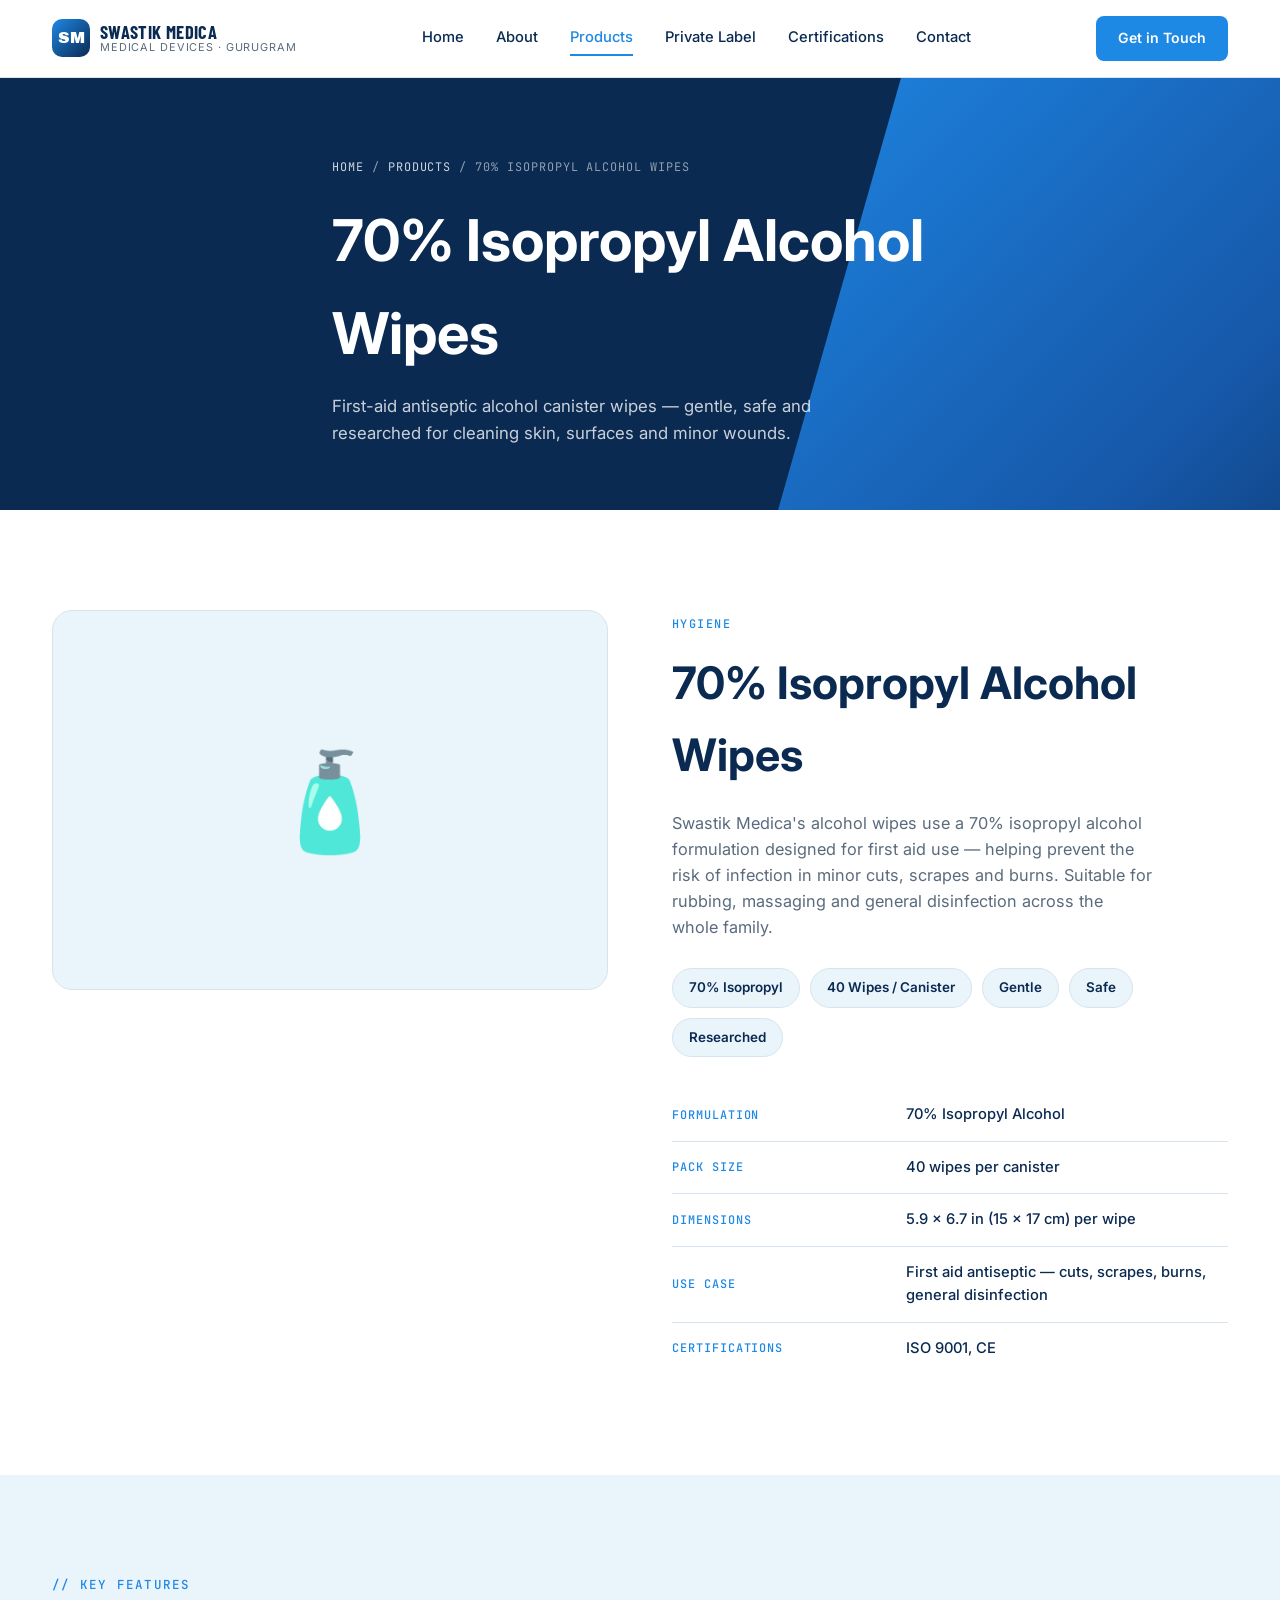
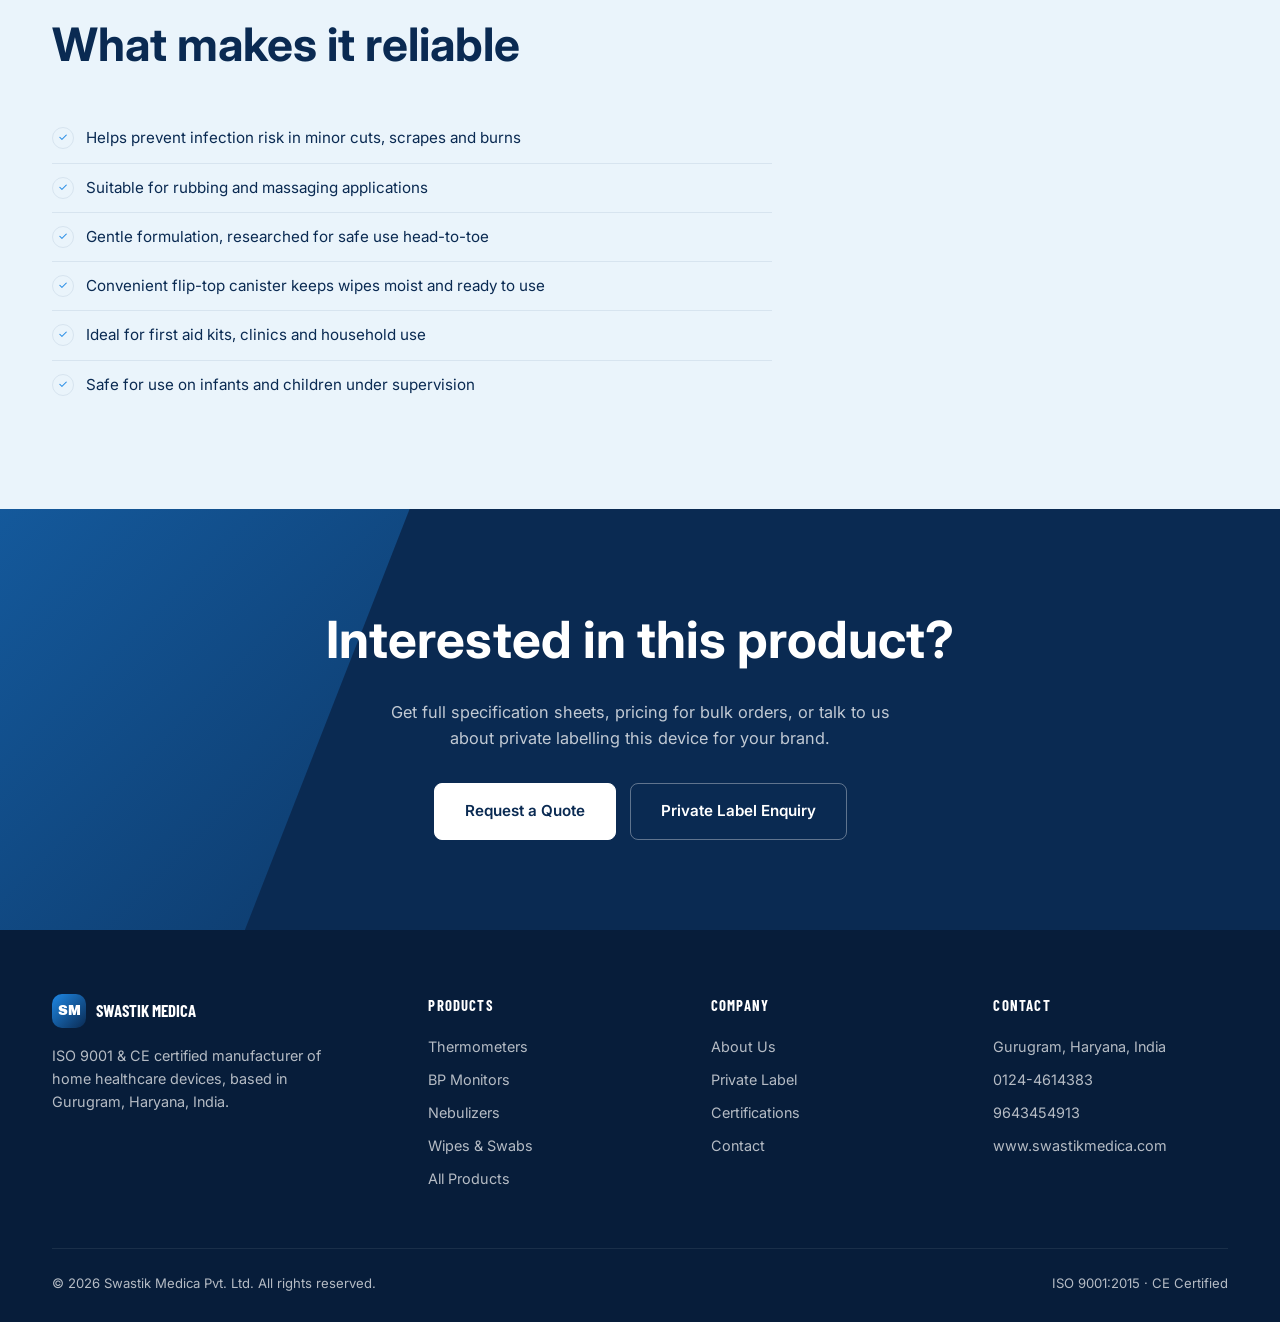
<file: products/alcohol-wipes.html>
<!DOCTYPE html>
<html lang="en">
<head>
<meta charset="UTF-8">
<meta name="viewport" content="width=device-width, initial-scale=1.0">
<title>70% Isopropyl Alcohol Wipes — Swastik Medica</title>
<link rel="preconnect" href="https://fonts.googleapis.com">
<link rel="preconnect" href="https://fonts.gstatic.com" crossorigin>
<link href="https://fonts.googleapis.com/css2?family=Archivo+Black&family=Barlow+Condensed:wght@500;600;700&family=Inter:wght@400;500;600;700&family=JetBrains+Mono:wght@500&display=swap" rel="stylesheet">
<link rel="stylesheet" href="../css/style.css">
</head>
<body>

<header>
  <div class="nav">
    <div class="logo">
      <div class="logo-mark">SM</div>
      <div class="logo-text">
        <strong>Swastik Medica</strong>
        <span>Medical Devices · Gurugram</span>
      </div>
    </div>
    <nav class="links">
      <a href="../index.html">Home</a>
      <a href="../about.html">About</a>
      <a href="../products.html" class="active">Products</a>
      <a href="../private-label.html">Private Label</a>
      <a href="../certifications.html">Certifications</a>
      <a href="../contact.html">Contact</a>
    </nav>
    <a href="../contact.html" class="nav-cta">Get in Touch</a>
  </div>
</header>

<section class="page-hero">
  <div class="wrap page-hero-content">
    <div class="breadcrumb"><a href="../index.html">Home</a> / <a href="../products.html">Products</a> / 70% Isopropyl Alcohol Wipes</div>
    <h1>70% Isopropyl Alcohol Wipes</h1>
    <p>First-aid antiseptic alcohol canister wipes — gentle, safe and researched for cleaning skin, surfaces and minor wounds.</p>
  </div>
</section>

<section class="section">
  <div class="wrap product-detail">
    <div class="product-visual">🧴</div>
    <div class="product-info">
      <span class="tag">Hygiene</span>
      <h1>70% Isopropyl Alcohol Wipes</h1>
      <p>Swastik Medica's alcohol wipes use a 70% isopropyl alcohol formulation designed for first aid use — helping prevent the risk of infection in minor cuts, scrapes and burns. Suitable for rubbing, massaging and general disinfection across the whole family.</p>
      <div class="feature-pills"><span class="feature-pill">70% Isopropyl</span><span class="feature-pill">40 Wipes / Canister</span><span class="feature-pill">Gentle</span><span class="feature-pill">Safe</span><span class="feature-pill">Researched</span></div>
      <table class="spec-table"><tr><td>Formulation</td><td>70% Isopropyl Alcohol</td></tr><tr><td>Pack Size</td><td>40 wipes per canister</td></tr><tr><td>Dimensions</td><td>5.9 x 6.7 in (15 x 17 cm) per wipe</td></tr><tr><td>Use Case</td><td>First aid antiseptic — cuts, scrapes, burns, general disinfection</td></tr><tr><td>Certifications</td><td>ISO 9001, CE</td></tr></table>
    </div>
  </div>
</section>

<section class="section section-on-ice">
  <div class="wrap">
    <div class="detail-tabs-head">
      <span class="section-label">// Key Features</span>
      <h2>What makes it reliable</h2>
    </div>
    <ul class="feature-list" style="max-width:720px;"><li><span class="check">✓</span>Helps prevent infection risk in minor cuts, scrapes and burns</li><li><span class="check">✓</span>Suitable for rubbing and massaging applications</li><li><span class="check">✓</span>Gentle formulation, researched for safe use head-to-toe</li><li><span class="check">✓</span>Convenient flip-top canister keeps wipes moist and ready to use</li><li><span class="check">✓</span>Ideal for first aid kits, clinics and household use</li><li><span class="check">✓</span>Safe for use on infants and children under supervision</li></ul>
  </div>
</section>

<section class="cta-band">
  <div class="wrap cta-content">
    <h2>Interested in this product?</h2>
    <p>Get full specification sheets, pricing for bulk orders, or talk to us about private labelling this device for your brand.</p>
    <div class="cta-actions">
      <a href="../contact.html" class="btn-primary">Request a Quote</a>
      <a href="../private-label.html" class="btn-ghost">Private Label Enquiry</a>
    </div>
  </div>
</section>

<footer>
  <div class="wrap">
    <div class="footer-grid">
      <div>
        <div class="footer-logo">
          <div class="logo-mark">SM</div>
          <strong>Swastik Medica</strong>
        </div>
        <p>ISO 9001 &amp; CE certified manufacturer of home healthcare devices, based in Gurugram, Haryana, India.</p>
      </div>
      <div>
        <h4>Products</h4>
        <ul>
          <li><a href="thermometer-flexible.html">Thermometers</a></li>
          <li><a href="bp-monitor.html">BP Monitors</a></li>
          <li><a href="nebulizer.html">Nebulizers</a></li>
          <li><a href="alcohol-wipes.html">Wipes &amp; Swabs</a></li>
          <li><a href="../products.html">All Products</a></li>
        </ul>
      </div>
      <div>
        <h4>Company</h4>
        <ul>
          <li><a href="../about.html">About Us</a></li>
          <li><a href="../private-label.html">Private Label</a></li>
          <li><a href="../certifications.html">Certifications</a></li>
          <li><a href="../contact.html">Contact</a></li>
        </ul>
      </div>
      <div>
        <h4>Contact</h4>
        <ul>
          <li>Gurugram, Haryana, India</li>
          <li><a href="tel:01244614383">0124-4614383</a></li>
          <li><a href="tel:9643454913">9643454913</a></li>
          <li><a href="https://www.swastikmedica.com">www.swastikmedica.com</a></li>
        </ul>
      </div>
    </div>
    <div class="footer-bottom">
      <span>© 2026 Swastik Medica Pvt. Ltd. All rights reserved.</span>
      <span>ISO 9001:2015 · CE Certified</span>
    </div>
  </div>
</footer>

</body>
</html>
</file>
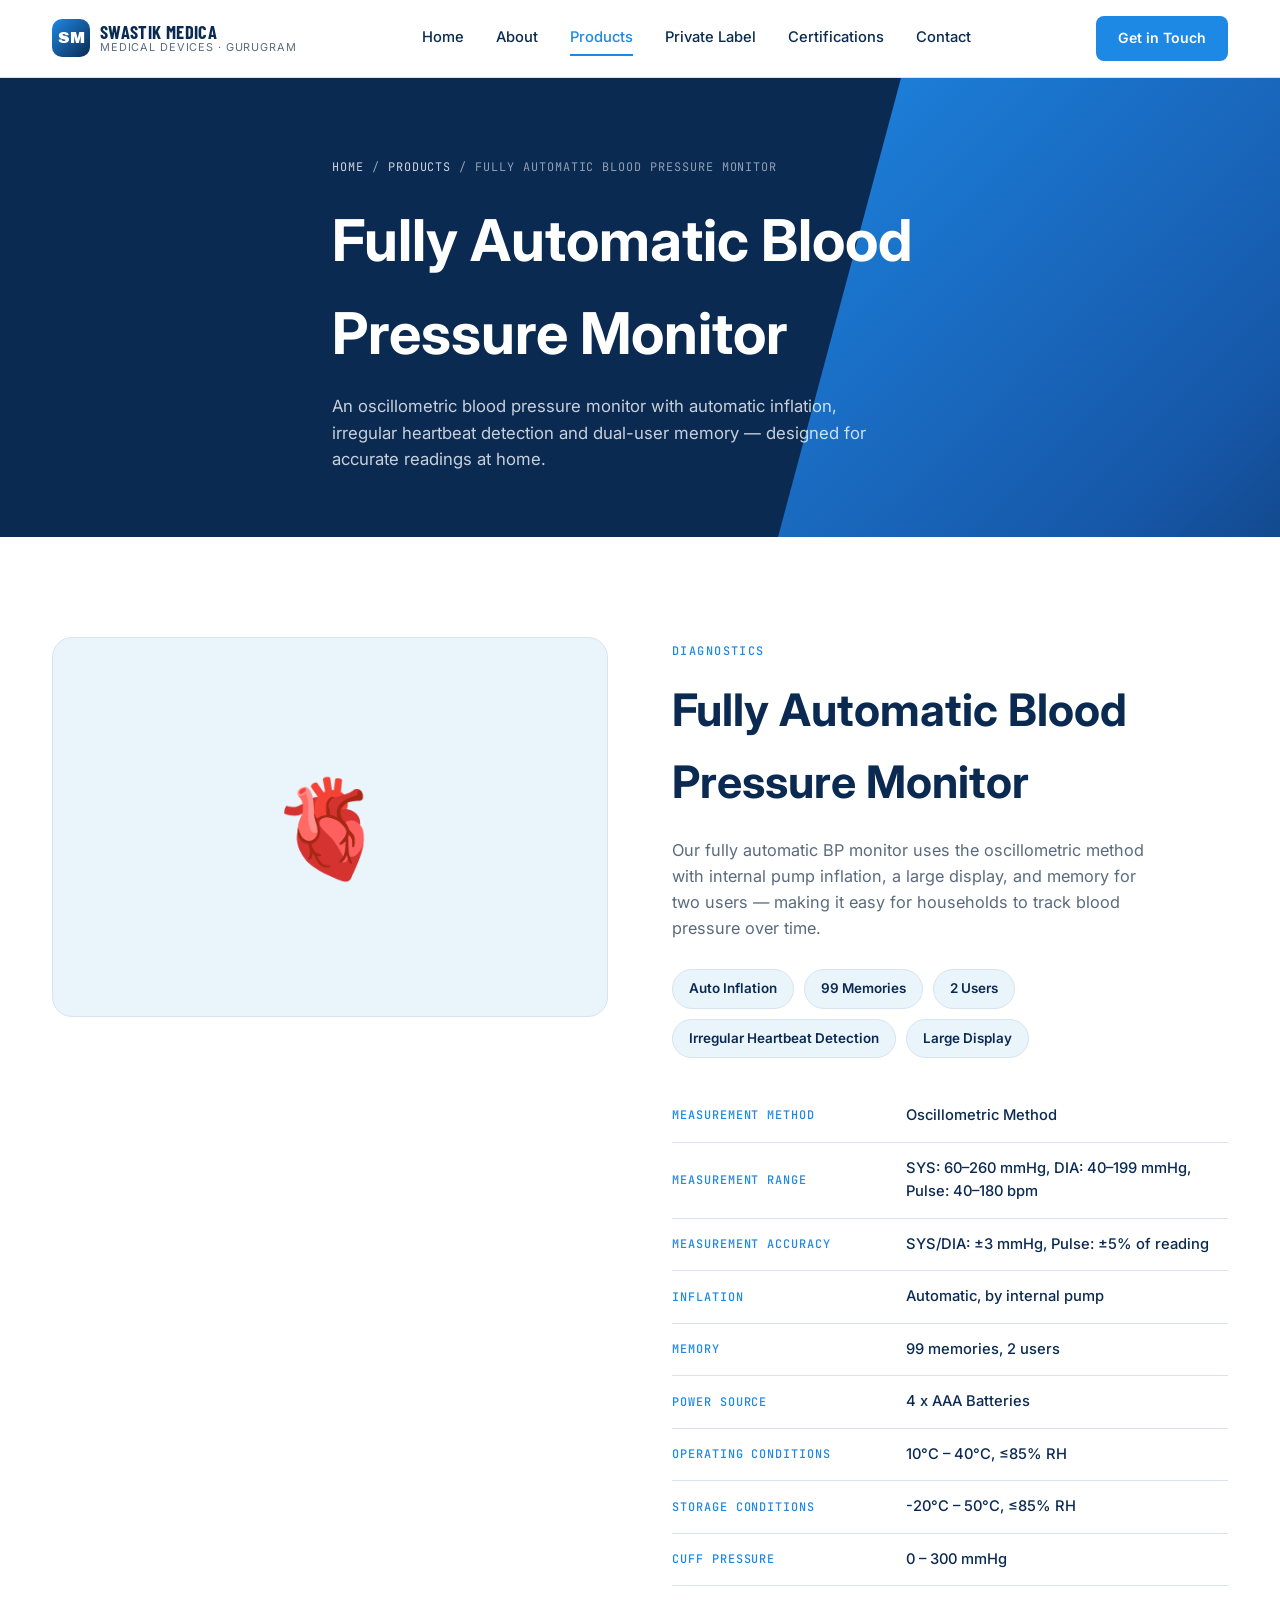
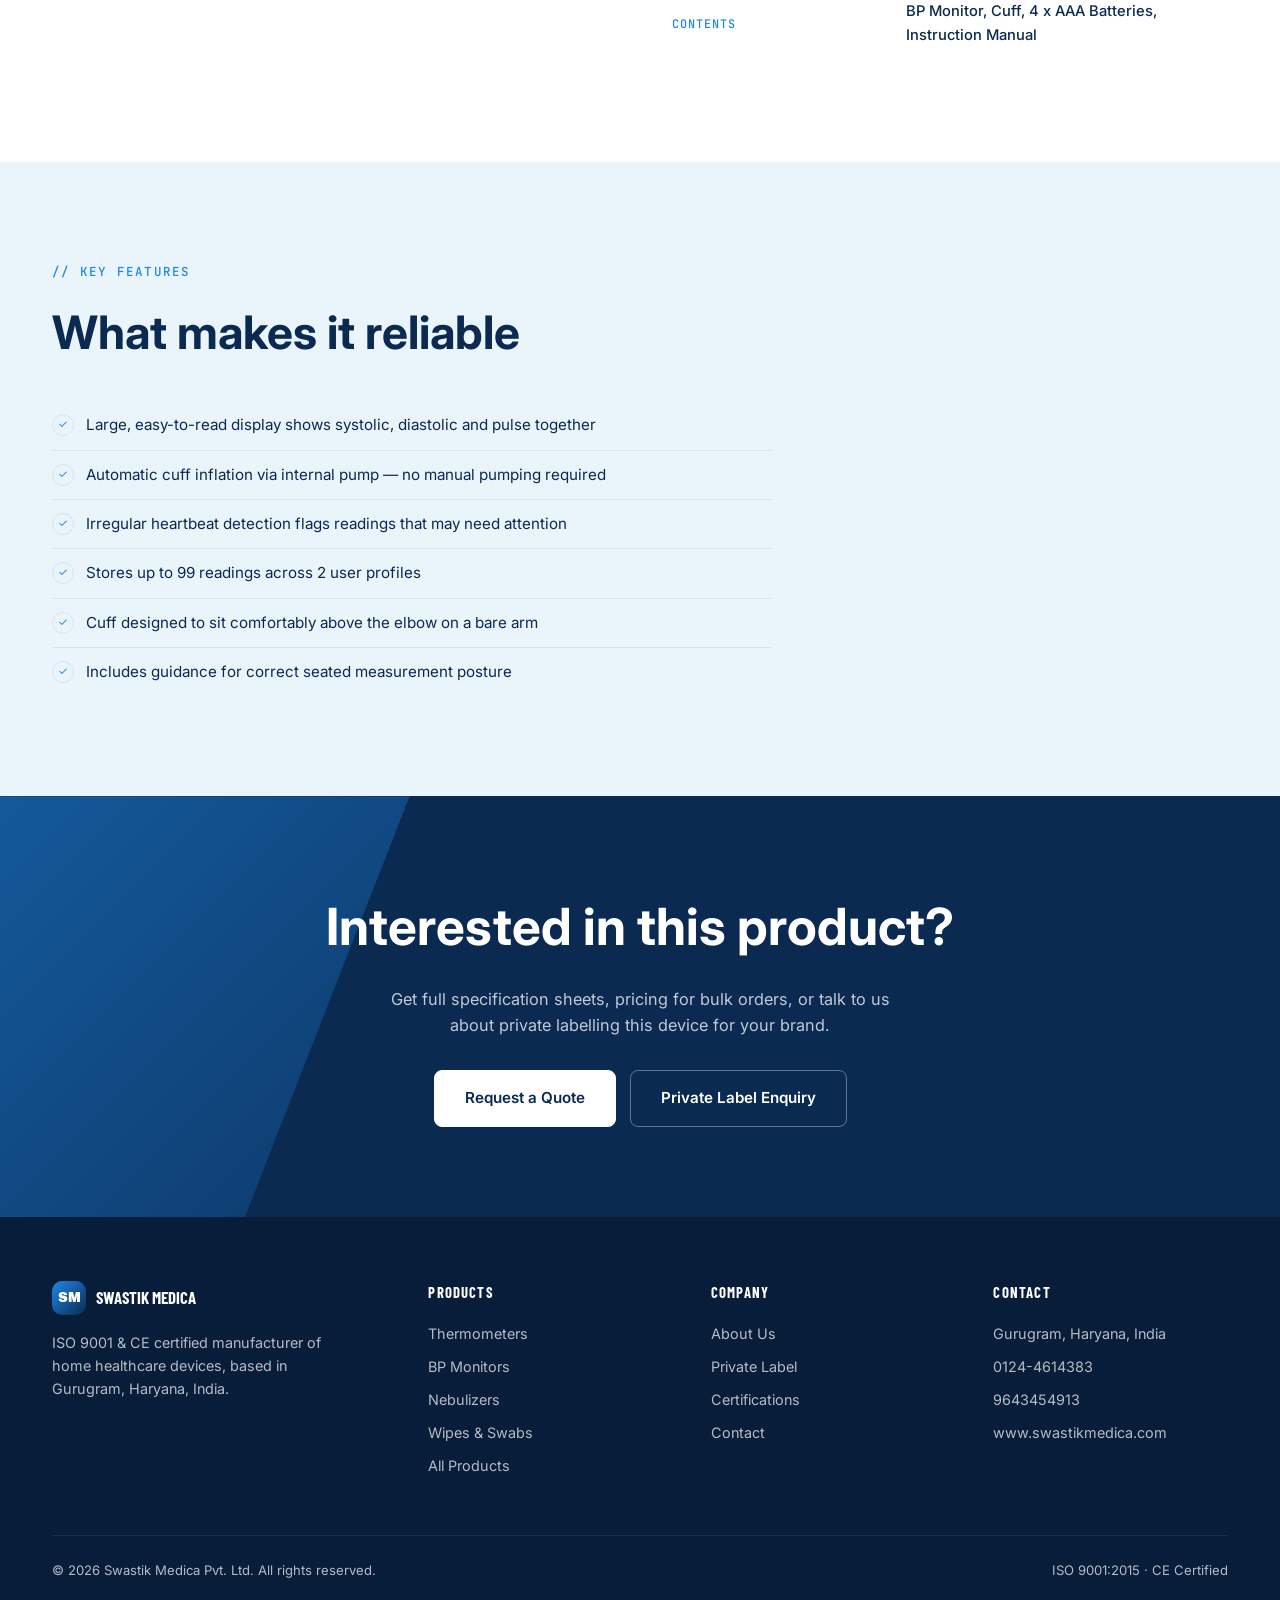
<file: products/bp-monitor.html>
<!DOCTYPE html>
<html lang="en">
<head>
<meta charset="UTF-8">
<meta name="viewport" content="width=device-width, initial-scale=1.0">
<title>Fully Automatic Blood Pressure Monitor — Swastik Medica</title>
<link rel="preconnect" href="https://fonts.googleapis.com">
<link rel="preconnect" href="https://fonts.gstatic.com" crossorigin>
<link href="https://fonts.googleapis.com/css2?family=Archivo+Black&family=Barlow+Condensed:wght@500;600;700&family=Inter:wght@400;500;600;700&family=JetBrains+Mono:wght@500&display=swap" rel="stylesheet">
<link rel="stylesheet" href="../css/style.css">
</head>
<body>

<header>
  <div class="nav">
    <div class="logo">
      <div class="logo-mark">SM</div>
      <div class="logo-text">
        <strong>Swastik Medica</strong>
        <span>Medical Devices · Gurugram</span>
      </div>
    </div>
    <nav class="links">
      <a href="../index.html">Home</a>
      <a href="../about.html">About</a>
      <a href="../products.html" class="active">Products</a>
      <a href="../private-label.html">Private Label</a>
      <a href="../certifications.html">Certifications</a>
      <a href="../contact.html">Contact</a>
    </nav>
    <a href="../contact.html" class="nav-cta">Get in Touch</a>
  </div>
</header>

<section class="page-hero">
  <div class="wrap page-hero-content">
    <div class="breadcrumb"><a href="../index.html">Home</a> / <a href="../products.html">Products</a> / Fully Automatic Blood Pressure Monitor</div>
    <h1>Fully Automatic Blood Pressure Monitor</h1>
    <p>An oscillometric blood pressure monitor with automatic inflation, irregular heartbeat detection and dual-user memory — designed for accurate readings at home.</p>
  </div>
</section>

<section class="section">
  <div class="wrap product-detail">
    <div class="product-visual">🫀</div>
    <div class="product-info">
      <span class="tag">Diagnostics</span>
      <h1>Fully Automatic Blood Pressure Monitor</h1>
      <p>Our fully automatic BP monitor uses the oscillometric method with internal pump inflation, a large display, and memory for two users — making it easy for households to track blood pressure over time.</p>
      <div class="feature-pills"><span class="feature-pill">Auto Inflation</span><span class="feature-pill">99 Memories</span><span class="feature-pill">2 Users</span><span class="feature-pill">Irregular Heartbeat Detection</span><span class="feature-pill">Large Display</span></div>
      <table class="spec-table"><tr><td>Measurement Method</td><td>Oscillometric Method</td></tr><tr><td>Measurement Range</td><td>SYS: 60–260 mmHg, DIA: 40–199 mmHg, Pulse: 40–180 bpm</td></tr><tr><td>Measurement Accuracy</td><td>SYS/DIA: ±3 mmHg, Pulse: ±5% of reading</td></tr><tr><td>Inflation</td><td>Automatic, by internal pump</td></tr><tr><td>Memory</td><td>99 memories, 2 users</td></tr><tr><td>Power Source</td><td>4 x AAA Batteries</td></tr><tr><td>Operating Conditions</td><td>10°C – 40°C, ≤85% RH</td></tr><tr><td>Storage Conditions</td><td>-20°C – 50°C, ≤85% RH</td></tr><tr><td>Cuff Pressure</td><td>0 – 300 mmHg</td></tr><tr><td>Contents</td><td>BP Monitor, Cuff, 4 x AAA Batteries, Instruction Manual</td></tr></table>
    </div>
  </div>
</section>

<section class="section section-on-ice">
  <div class="wrap">
    <div class="detail-tabs-head">
      <span class="section-label">// Key Features</span>
      <h2>What makes it reliable</h2>
    </div>
    <ul class="feature-list" style="max-width:720px;"><li><span class="check">✓</span>Large, easy-to-read display shows systolic, diastolic and pulse together</li><li><span class="check">✓</span>Automatic cuff inflation via internal pump — no manual pumping required</li><li><span class="check">✓</span>Irregular heartbeat detection flags readings that may need attention</li><li><span class="check">✓</span>Stores up to 99 readings across 2 user profiles</li><li><span class="check">✓</span>Cuff designed to sit comfortably above the elbow on a bare arm</li><li><span class="check">✓</span>Includes guidance for correct seated measurement posture</li></ul>
  </div>
</section>

<section class="cta-band">
  <div class="wrap cta-content">
    <h2>Interested in this product?</h2>
    <p>Get full specification sheets, pricing for bulk orders, or talk to us about private labelling this device for your brand.</p>
    <div class="cta-actions">
      <a href="../contact.html" class="btn-primary">Request a Quote</a>
      <a href="../private-label.html" class="btn-ghost">Private Label Enquiry</a>
    </div>
  </div>
</section>

<footer>
  <div class="wrap">
    <div class="footer-grid">
      <div>
        <div class="footer-logo">
          <div class="logo-mark">SM</div>
          <strong>Swastik Medica</strong>
        </div>
        <p>ISO 9001 &amp; CE certified manufacturer of home healthcare devices, based in Gurugram, Haryana, India.</p>
      </div>
      <div>
        <h4>Products</h4>
        <ul>
          <li><a href="thermometer-flexible.html">Thermometers</a></li>
          <li><a href="bp-monitor.html">BP Monitors</a></li>
          <li><a href="nebulizer.html">Nebulizers</a></li>
          <li><a href="alcohol-wipes.html">Wipes &amp; Swabs</a></li>
          <li><a href="../products.html">All Products</a></li>
        </ul>
      </div>
      <div>
        <h4>Company</h4>
        <ul>
          <li><a href="../about.html">About Us</a></li>
          <li><a href="../private-label.html">Private Label</a></li>
          <li><a href="../certifications.html">Certifications</a></li>
          <li><a href="../contact.html">Contact</a></li>
        </ul>
      </div>
      <div>
        <h4>Contact</h4>
        <ul>
          <li>Gurugram, Haryana, India</li>
          <li><a href="tel:01244614383">0124-4614383</a></li>
          <li><a href="tel:9643454913">9643454913</a></li>
          <li><a href="https://www.swastikmedica.com">www.swastikmedica.com</a></li>
        </ul>
      </div>
    </div>
    <div class="footer-bottom">
      <span>© 2026 Swastik Medica Pvt. Ltd. All rights reserved.</span>
      <span>ISO 9001:2015 · CE Certified</span>
    </div>
  </div>
</footer>

</body>
</html>
</file>
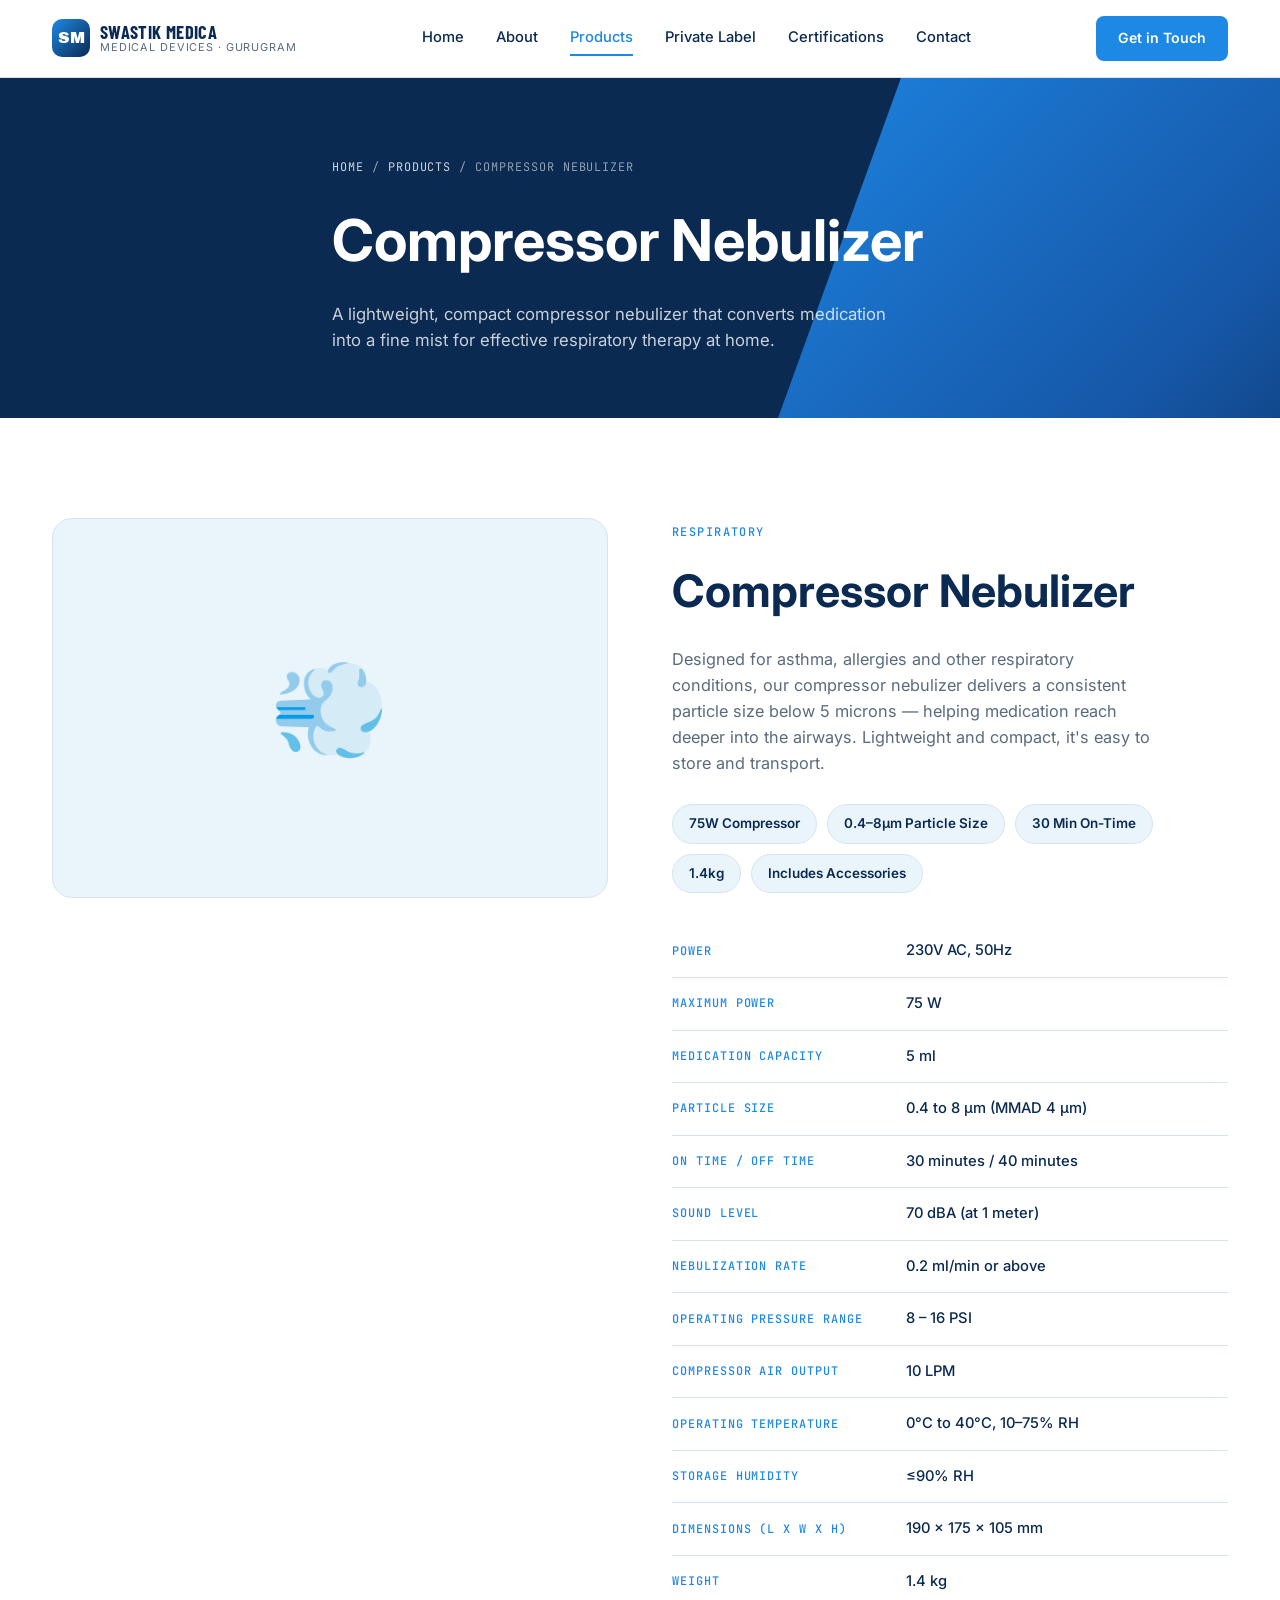
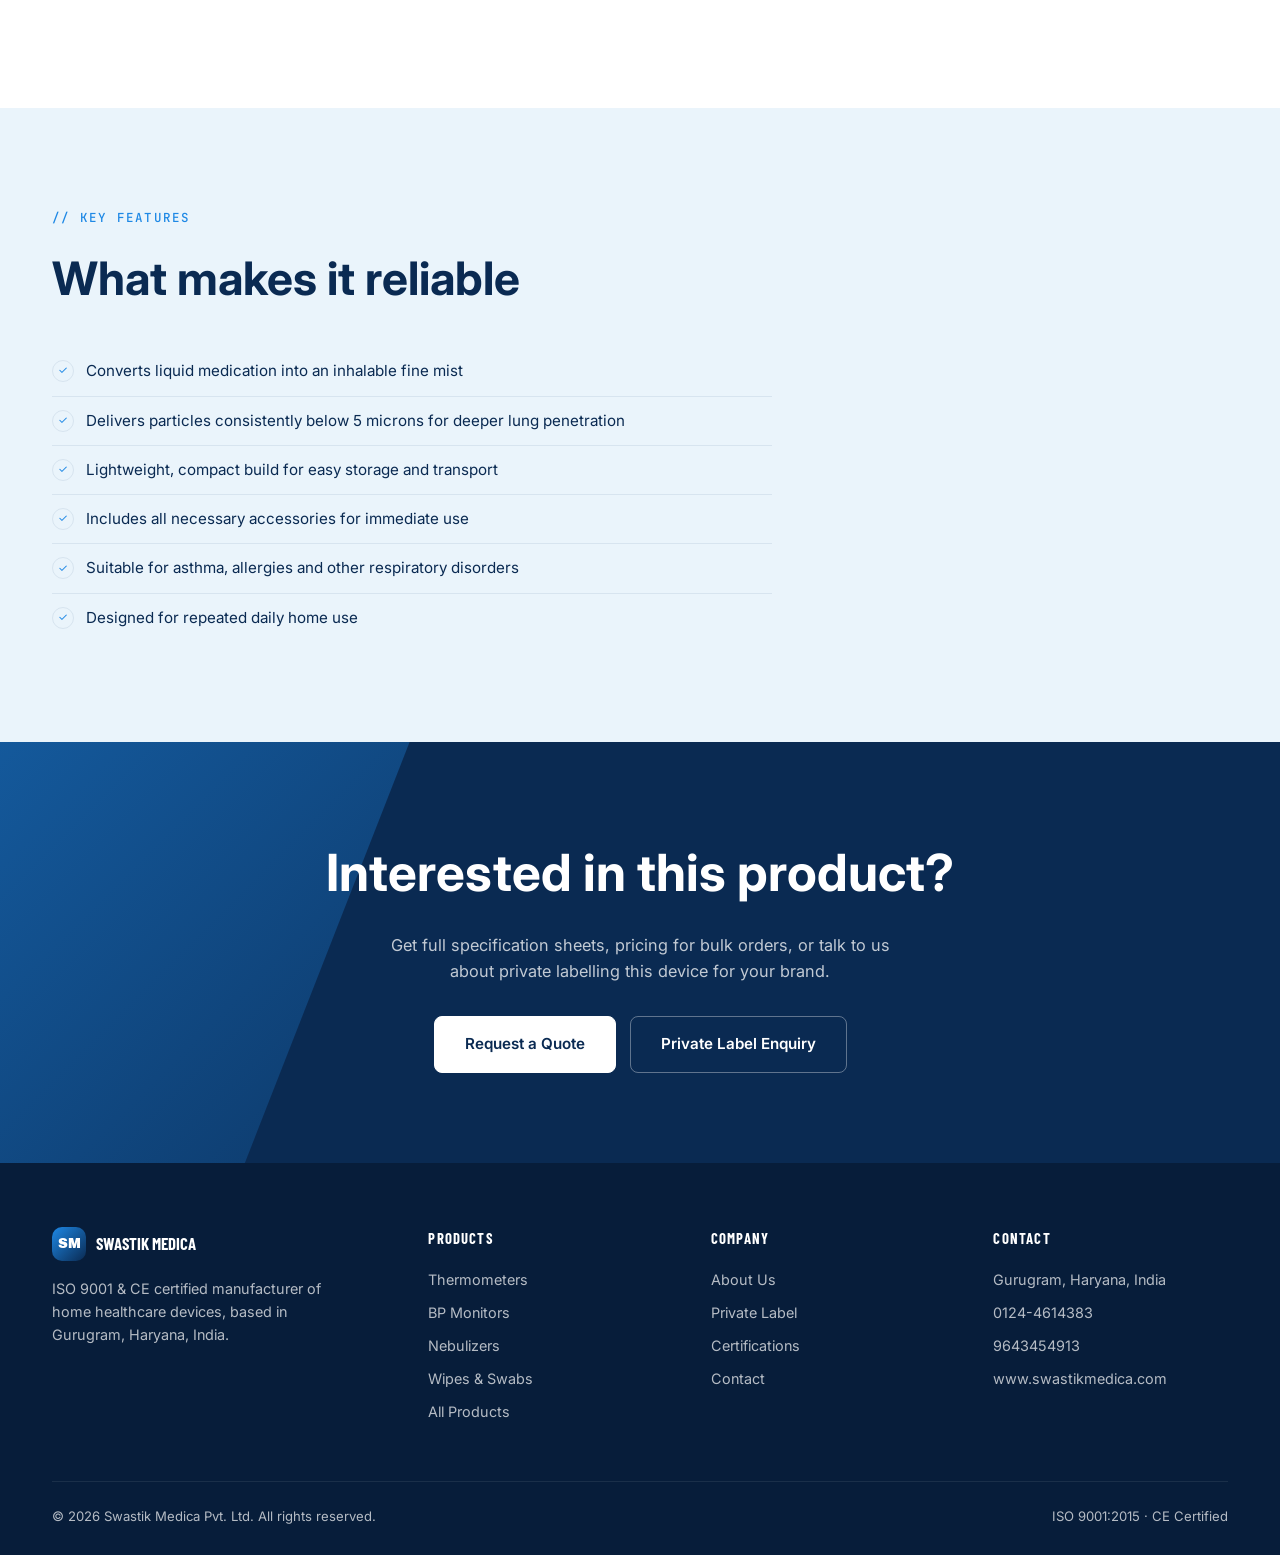
<file: products/nebulizer.html>
<!DOCTYPE html>
<html lang="en">
<head>
<meta charset="UTF-8">
<meta name="viewport" content="width=device-width, initial-scale=1.0">
<title>Compressor Nebulizer — Swastik Medica</title>
<link rel="preconnect" href="https://fonts.googleapis.com">
<link rel="preconnect" href="https://fonts.gstatic.com" crossorigin>
<link href="https://fonts.googleapis.com/css2?family=Archivo+Black&family=Barlow+Condensed:wght@500;600;700&family=Inter:wght@400;500;600;700&family=JetBrains+Mono:wght@500&display=swap" rel="stylesheet">
<link rel="stylesheet" href="../css/style.css">
</head>
<body>

<header>
  <div class="nav">
    <div class="logo">
      <div class="logo-mark">SM</div>
      <div class="logo-text">
        <strong>Swastik Medica</strong>
        <span>Medical Devices · Gurugram</span>
      </div>
    </div>
    <nav class="links">
      <a href="../index.html">Home</a>
      <a href="../about.html">About</a>
      <a href="../products.html" class="active">Products</a>
      <a href="../private-label.html">Private Label</a>
      <a href="../certifications.html">Certifications</a>
      <a href="../contact.html">Contact</a>
    </nav>
    <a href="../contact.html" class="nav-cta">Get in Touch</a>
  </div>
</header>

<section class="page-hero">
  <div class="wrap page-hero-content">
    <div class="breadcrumb"><a href="../index.html">Home</a> / <a href="../products.html">Products</a> / Compressor Nebulizer</div>
    <h1>Compressor Nebulizer</h1>
    <p>A lightweight, compact compressor nebulizer that converts medication into a fine mist for effective respiratory therapy at home.</p>
  </div>
</section>

<section class="section">
  <div class="wrap product-detail">
    <div class="product-visual">💨</div>
    <div class="product-info">
      <span class="tag">Respiratory</span>
      <h1>Compressor Nebulizer</h1>
      <p>Designed for asthma, allergies and other respiratory conditions, our compressor nebulizer delivers a consistent particle size below 5 microns — helping medication reach deeper into the airways. Lightweight and compact, it's easy to store and transport.</p>
      <div class="feature-pills"><span class="feature-pill">75W Compressor</span><span class="feature-pill">0.4–8μm Particle Size</span><span class="feature-pill">30 Min On-Time</span><span class="feature-pill">1.4kg</span><span class="feature-pill">Includes Accessories</span></div>
      <table class="spec-table"><tr><td>Power</td><td>230V AC, 50Hz</td></tr><tr><td>Maximum Power</td><td>75 W</td></tr><tr><td>Medication Capacity</td><td>5 ml</td></tr><tr><td>Particle Size</td><td>0.4 to 8 μm (MMAD 4 μm)</td></tr><tr><td>On Time / Off Time</td><td>30 minutes / 40 minutes</td></tr><tr><td>Sound Level</td><td>70 dBA (at 1 meter)</td></tr><tr><td>Nebulization Rate</td><td>0.2 ml/min or above</td></tr><tr><td>Operating Pressure Range</td><td>8 – 16 PSI</td></tr><tr><td>Compressor Air Output</td><td>10 LPM</td></tr><tr><td>Operating Temperature</td><td>0°C to 40°C, 10–75% RH</td></tr><tr><td>Storage Humidity</td><td>≤90% RH</td></tr><tr><td>Dimensions (L x W x H)</td><td>190 x 175 x 105 mm</td></tr><tr><td>Weight</td><td>1.4 kg</td></tr></table>
    </div>
  </div>
</section>

<section class="section section-on-ice">
  <div class="wrap">
    <div class="detail-tabs-head">
      <span class="section-label">// Key Features</span>
      <h2>What makes it reliable</h2>
    </div>
    <ul class="feature-list" style="max-width:720px;"><li><span class="check">✓</span>Converts liquid medication into an inhalable fine mist</li><li><span class="check">✓</span>Delivers particles consistently below 5 microns for deeper lung penetration</li><li><span class="check">✓</span>Lightweight, compact build for easy storage and transport</li><li><span class="check">✓</span>Includes all necessary accessories for immediate use</li><li><span class="check">✓</span>Suitable for asthma, allergies and other respiratory disorders</li><li><span class="check">✓</span>Designed for repeated daily home use</li></ul>
  </div>
</section>

<section class="cta-band">
  <div class="wrap cta-content">
    <h2>Interested in this product?</h2>
    <p>Get full specification sheets, pricing for bulk orders, or talk to us about private labelling this device for your brand.</p>
    <div class="cta-actions">
      <a href="../contact.html" class="btn-primary">Request a Quote</a>
      <a href="../private-label.html" class="btn-ghost">Private Label Enquiry</a>
    </div>
  </div>
</section>

<footer>
  <div class="wrap">
    <div class="footer-grid">
      <div>
        <div class="footer-logo">
          <div class="logo-mark">SM</div>
          <strong>Swastik Medica</strong>
        </div>
        <p>ISO 9001 &amp; CE certified manufacturer of home healthcare devices, based in Gurugram, Haryana, India.</p>
      </div>
      <div>
        <h4>Products</h4>
        <ul>
          <li><a href="thermometer-flexible.html">Thermometers</a></li>
          <li><a href="bp-monitor.html">BP Monitors</a></li>
          <li><a href="nebulizer.html">Nebulizers</a></li>
          <li><a href="alcohol-wipes.html">Wipes &amp; Swabs</a></li>
          <li><a href="../products.html">All Products</a></li>
        </ul>
      </div>
      <div>
        <h4>Company</h4>
        <ul>
          <li><a href="../about.html">About Us</a></li>
          <li><a href="../private-label.html">Private Label</a></li>
          <li><a href="../certifications.html">Certifications</a></li>
          <li><a href="../contact.html">Contact</a></li>
        </ul>
      </div>
      <div>
        <h4>Contact</h4>
        <ul>
          <li>Gurugram, Haryana, India</li>
          <li><a href="tel:01244614383">0124-4614383</a></li>
          <li><a href="tel:9643454913">9643454913</a></li>
          <li><a href="https://www.swastikmedica.com">www.swastikmedica.com</a></li>
        </ul>
      </div>
    </div>
    <div class="footer-bottom">
      <span>© 2026 Swastik Medica Pvt. Ltd. All rights reserved.</span>
      <span>ISO 9001:2015 · CE Certified</span>
    </div>
  </div>
</footer>

</body>
</html>
</file>
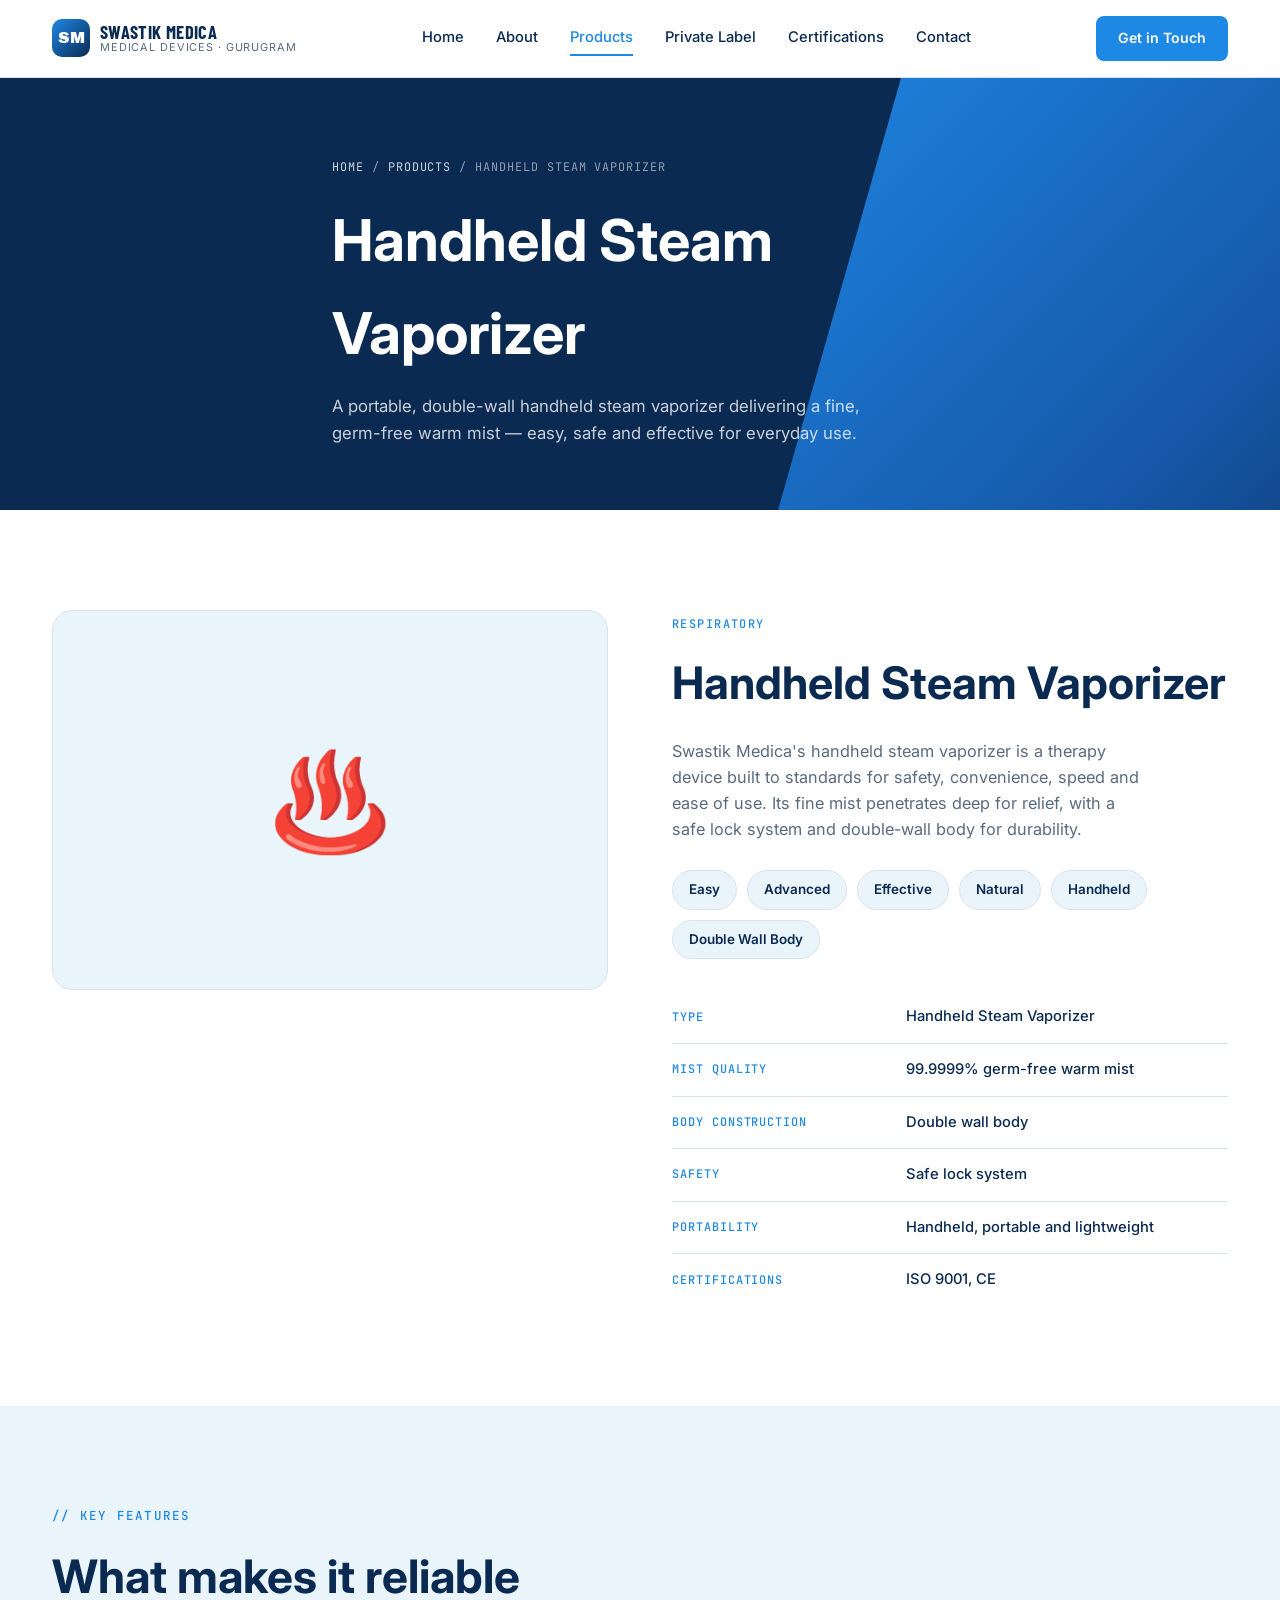
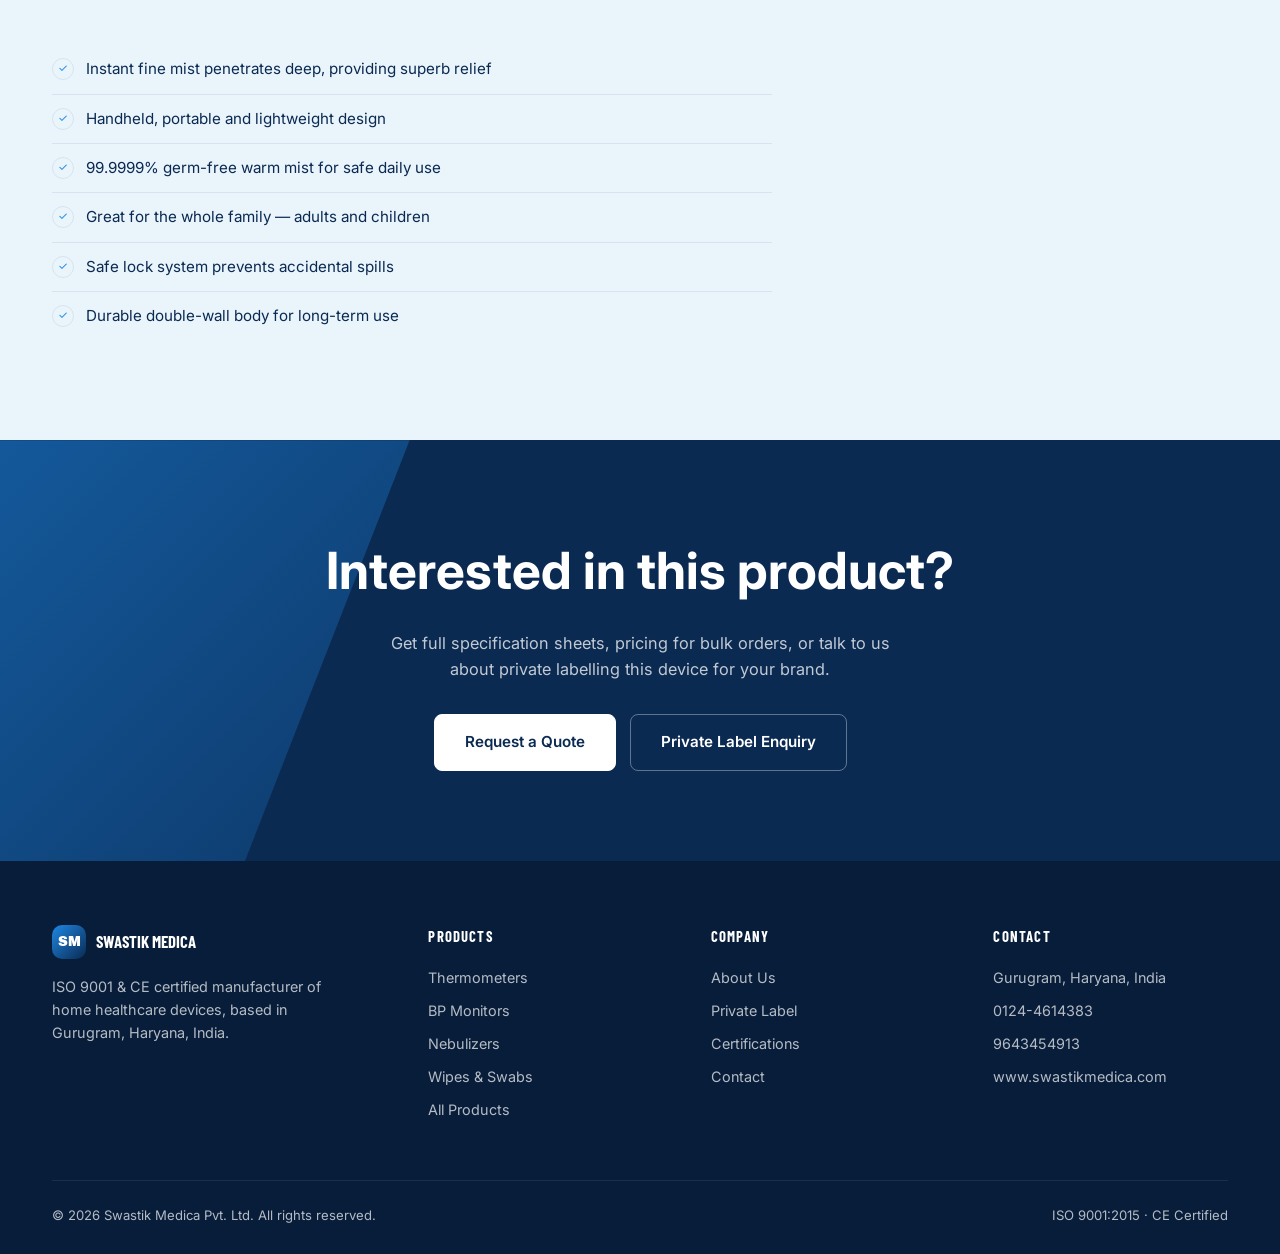
<file: products/steam-vaporizer.html>
<!DOCTYPE html>
<html lang="en">
<head>
<meta charset="UTF-8">
<meta name="viewport" content="width=device-width, initial-scale=1.0">
<title>Handheld Steam Vaporizer — Swastik Medica</title>
<link rel="preconnect" href="https://fonts.googleapis.com">
<link rel="preconnect" href="https://fonts.gstatic.com" crossorigin>
<link href="https://fonts.googleapis.com/css2?family=Archivo+Black&family=Barlow+Condensed:wght@500;600;700&family=Inter:wght@400;500;600;700&family=JetBrains+Mono:wght@500&display=swap" rel="stylesheet">
<link rel="stylesheet" href="../css/style.css">
</head>
<body>

<header>
  <div class="nav">
    <div class="logo">
      <div class="logo-mark">SM</div>
      <div class="logo-text">
        <strong>Swastik Medica</strong>
        <span>Medical Devices · Gurugram</span>
      </div>
    </div>
    <nav class="links">
      <a href="../index.html">Home</a>
      <a href="../about.html">About</a>
      <a href="../products.html" class="active">Products</a>
      <a href="../private-label.html">Private Label</a>
      <a href="../certifications.html">Certifications</a>
      <a href="../contact.html">Contact</a>
    </nav>
    <a href="../contact.html" class="nav-cta">Get in Touch</a>
  </div>
</header>

<section class="page-hero">
  <div class="wrap page-hero-content">
    <div class="breadcrumb"><a href="../index.html">Home</a> / <a href="../products.html">Products</a> / Handheld Steam Vaporizer</div>
    <h1>Handheld Steam Vaporizer</h1>
    <p>A portable, double-wall handheld steam vaporizer delivering a fine, germ-free warm mist — easy, safe and effective for everyday use.</p>
  </div>
</section>

<section class="section">
  <div class="wrap product-detail">
    <div class="product-visual">♨️</div>
    <div class="product-info">
      <span class="tag">Respiratory</span>
      <h1>Handheld Steam Vaporizer</h1>
      <p>Swastik Medica's handheld steam vaporizer is a therapy device built to standards for safety, convenience, speed and ease of use. Its fine mist penetrates deep for relief, with a safe lock system and double-wall body for durability.</p>
      <div class="feature-pills"><span class="feature-pill">Easy</span><span class="feature-pill">Advanced</span><span class="feature-pill">Effective</span><span class="feature-pill">Natural</span><span class="feature-pill">Handheld</span><span class="feature-pill">Double Wall Body</span></div>
      <table class="spec-table"><tr><td>Type</td><td>Handheld Steam Vaporizer</td></tr><tr><td>Mist Quality</td><td>99.9999% germ-free warm mist</td></tr><tr><td>Body Construction</td><td>Double wall body</td></tr><tr><td>Safety</td><td>Safe lock system</td></tr><tr><td>Portability</td><td>Handheld, portable and lightweight</td></tr><tr><td>Certifications</td><td>ISO 9001, CE</td></tr></table>
    </div>
  </div>
</section>

<section class="section section-on-ice">
  <div class="wrap">
    <div class="detail-tabs-head">
      <span class="section-label">// Key Features</span>
      <h2>What makes it reliable</h2>
    </div>
    <ul class="feature-list" style="max-width:720px;"><li><span class="check">✓</span>Instant fine mist penetrates deep, providing superb relief</li><li><span class="check">✓</span>Handheld, portable and lightweight design</li><li><span class="check">✓</span>99.9999% germ-free warm mist for safe daily use</li><li><span class="check">✓</span>Great for the whole family — adults and children</li><li><span class="check">✓</span>Safe lock system prevents accidental spills</li><li><span class="check">✓</span>Durable double-wall body for long-term use</li></ul>
  </div>
</section>

<section class="cta-band">
  <div class="wrap cta-content">
    <h2>Interested in this product?</h2>
    <p>Get full specification sheets, pricing for bulk orders, or talk to us about private labelling this device for your brand.</p>
    <div class="cta-actions">
      <a href="../contact.html" class="btn-primary">Request a Quote</a>
      <a href="../private-label.html" class="btn-ghost">Private Label Enquiry</a>
    </div>
  </div>
</section>

<footer>
  <div class="wrap">
    <div class="footer-grid">
      <div>
        <div class="footer-logo">
          <div class="logo-mark">SM</div>
          <strong>Swastik Medica</strong>
        </div>
        <p>ISO 9001 &amp; CE certified manufacturer of home healthcare devices, based in Gurugram, Haryana, India.</p>
      </div>
      <div>
        <h4>Products</h4>
        <ul>
          <li><a href="thermometer-flexible.html">Thermometers</a></li>
          <li><a href="bp-monitor.html">BP Monitors</a></li>
          <li><a href="nebulizer.html">Nebulizers</a></li>
          <li><a href="alcohol-wipes.html">Wipes &amp; Swabs</a></li>
          <li><a href="../products.html">All Products</a></li>
        </ul>
      </div>
      <div>
        <h4>Company</h4>
        <ul>
          <li><a href="../about.html">About Us</a></li>
          <li><a href="../private-label.html">Private Label</a></li>
          <li><a href="../certifications.html">Certifications</a></li>
          <li><a href="../contact.html">Contact</a></li>
        </ul>
      </div>
      <div>
        <h4>Contact</h4>
        <ul>
          <li>Gurugram, Haryana, India</li>
          <li><a href="tel:01244614383">0124-4614383</a></li>
          <li><a href="tel:9643454913">9643454913</a></li>
          <li><a href="https://www.swastikmedica.com">www.swastikmedica.com</a></li>
        </ul>
      </div>
    </div>
    <div class="footer-bottom">
      <span>© 2026 Swastik Medica Pvt. Ltd. All rights reserved.</span>
      <span>ISO 9001:2015 · CE Certified</span>
    </div>
  </div>
</footer>

</body>
</html>
</file>
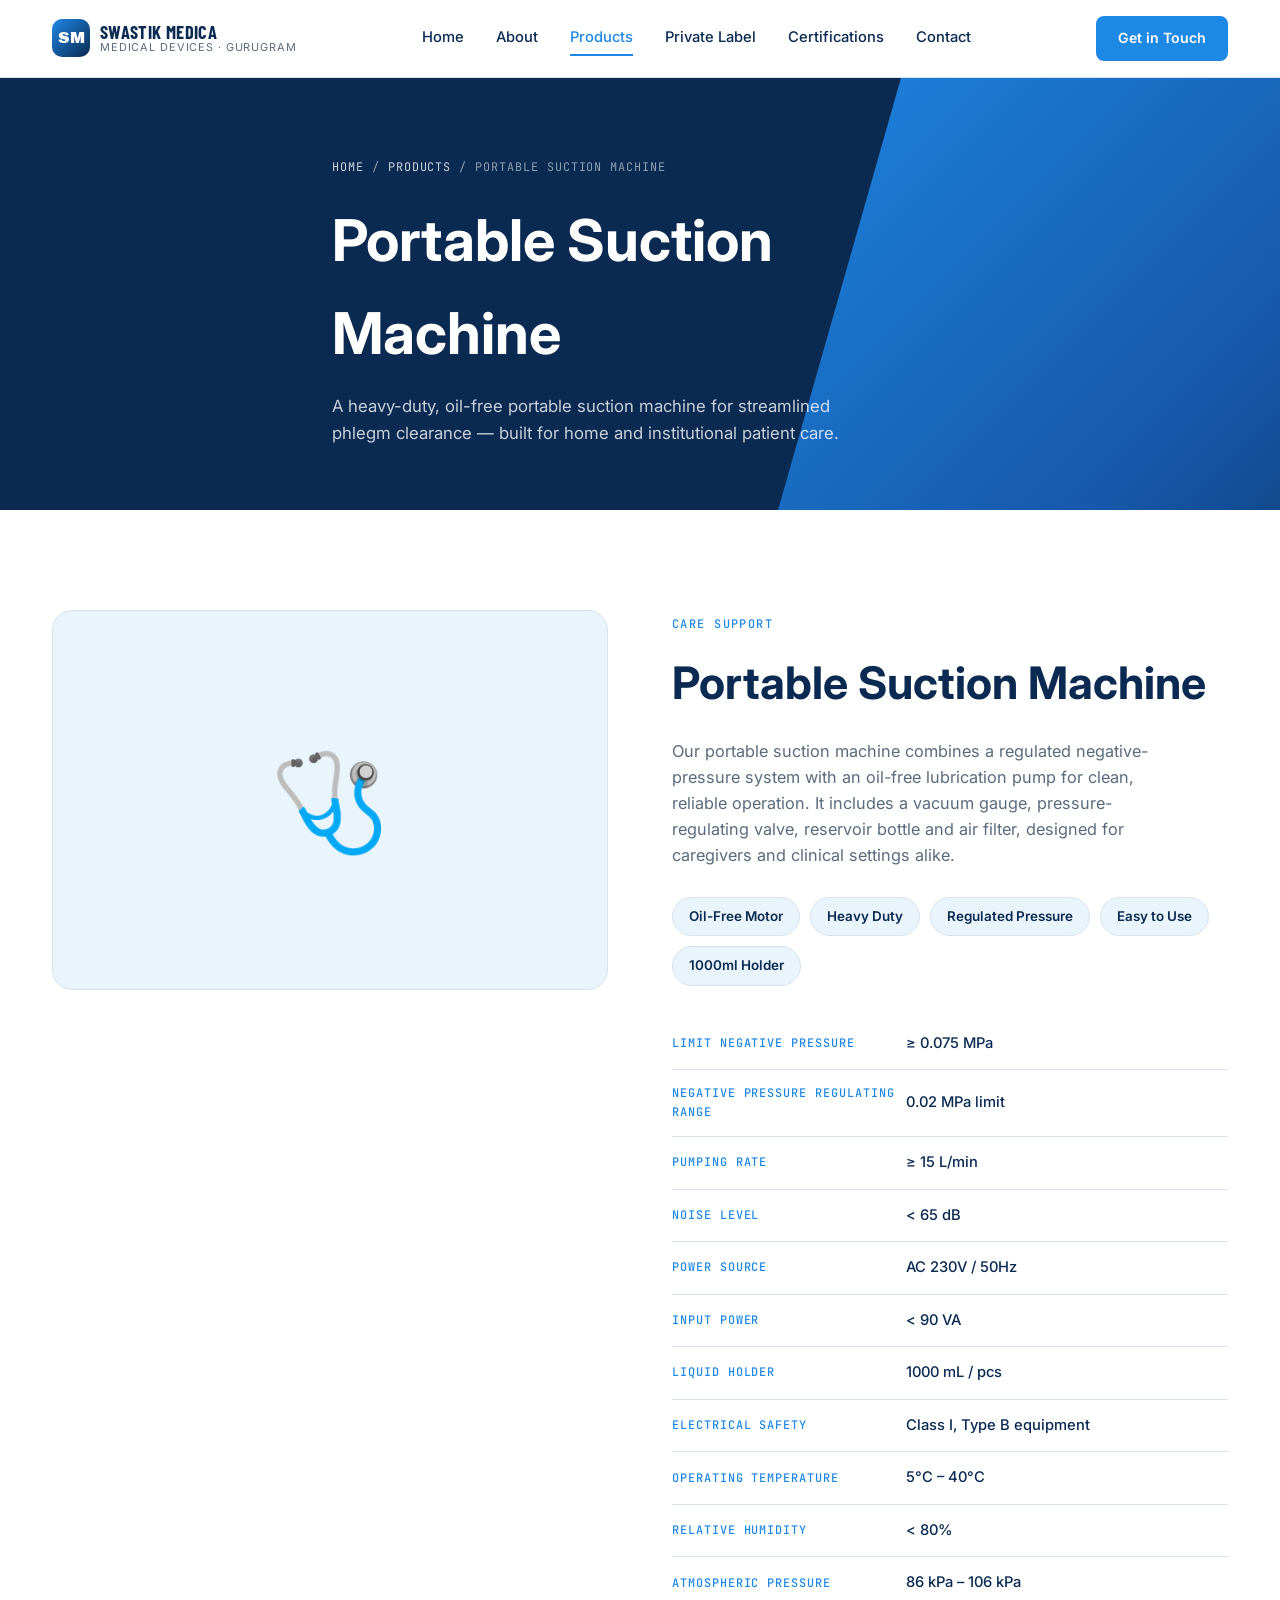
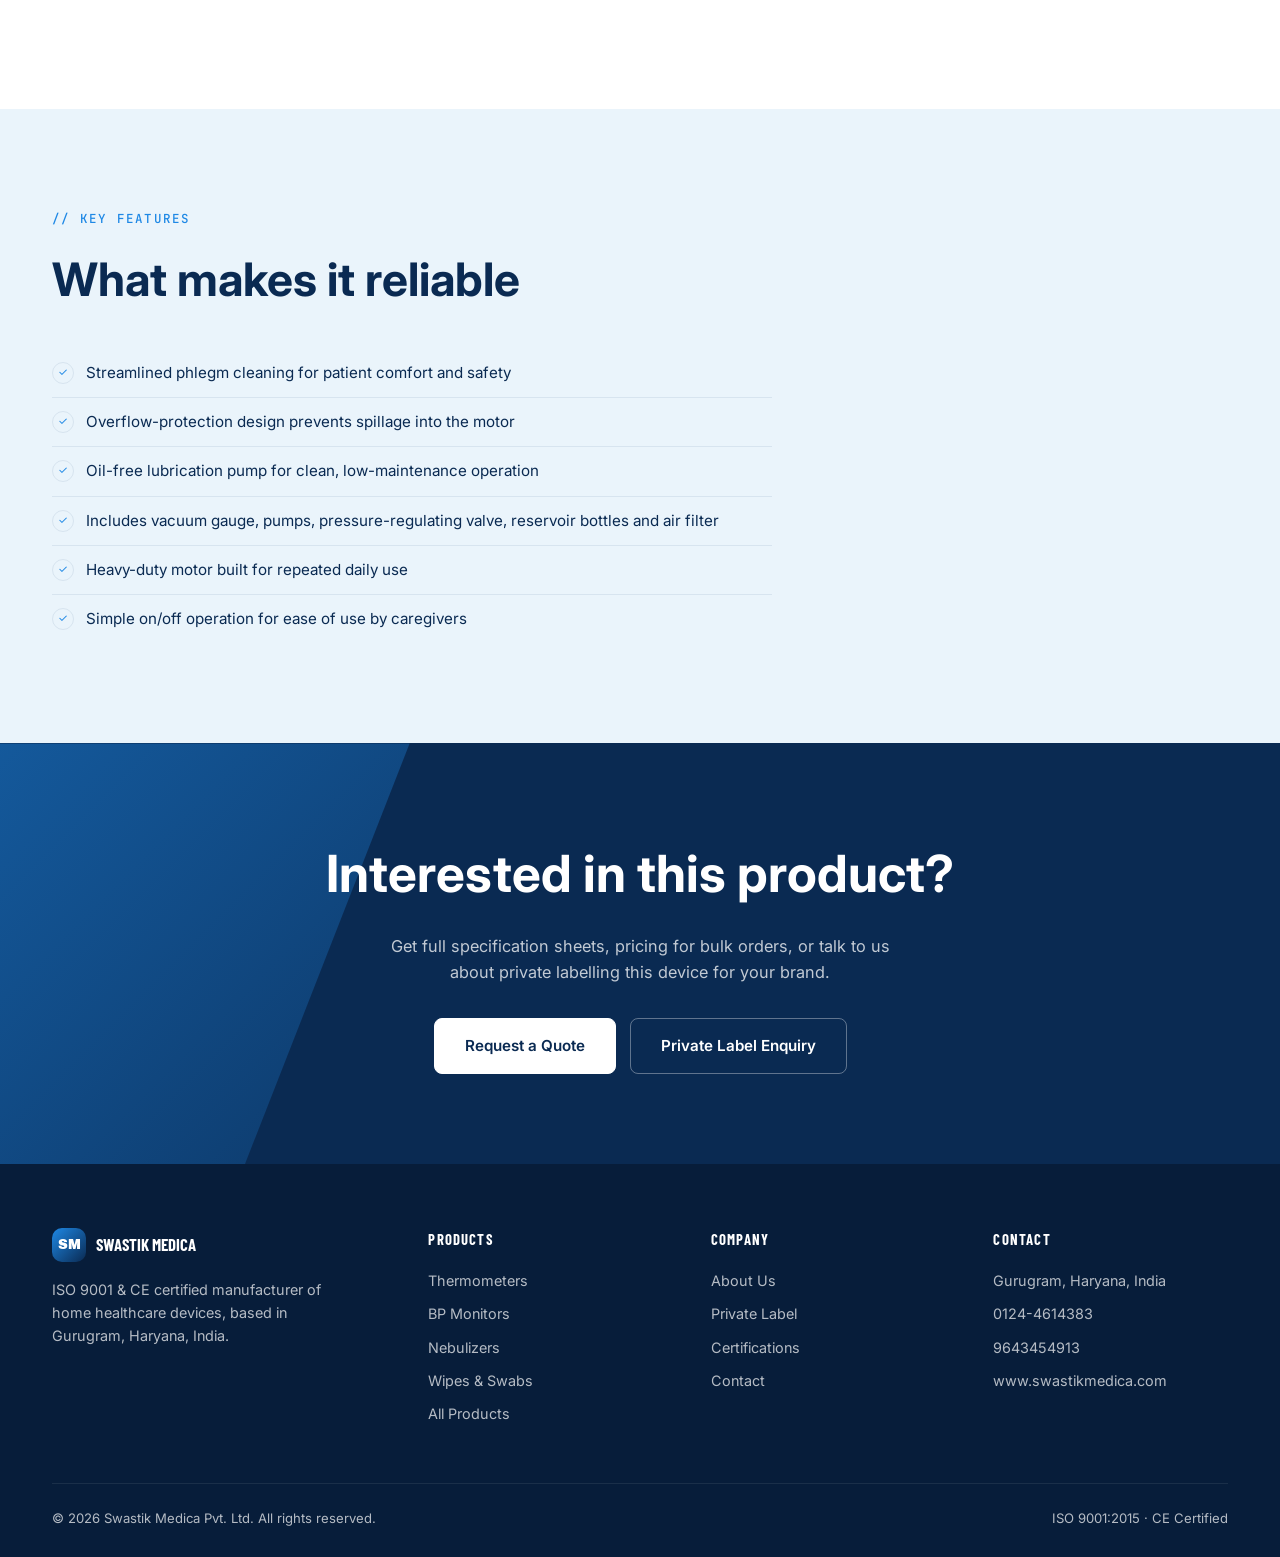
<file: products/suction-machine.html>
<!DOCTYPE html>
<html lang="en">
<head>
<meta charset="UTF-8">
<meta name="viewport" content="width=device-width, initial-scale=1.0">
<title>Portable Suction Machine — Swastik Medica</title>
<link rel="preconnect" href="https://fonts.googleapis.com">
<link rel="preconnect" href="https://fonts.gstatic.com" crossorigin>
<link href="https://fonts.googleapis.com/css2?family=Archivo+Black&family=Barlow+Condensed:wght@500;600;700&family=Inter:wght@400;500;600;700&family=JetBrains+Mono:wght@500&display=swap" rel="stylesheet">
<link rel="stylesheet" href="../css/style.css">
</head>
<body>

<header>
  <div class="nav">
    <div class="logo">
      <div class="logo-mark">SM</div>
      <div class="logo-text">
        <strong>Swastik Medica</strong>
        <span>Medical Devices · Gurugram</span>
      </div>
    </div>
    <nav class="links">
      <a href="../index.html">Home</a>
      <a href="../about.html">About</a>
      <a href="../products.html" class="active">Products</a>
      <a href="../private-label.html">Private Label</a>
      <a href="../certifications.html">Certifications</a>
      <a href="../contact.html">Contact</a>
    </nav>
    <a href="../contact.html" class="nav-cta">Get in Touch</a>
  </div>
</header>

<section class="page-hero">
  <div class="wrap page-hero-content">
    <div class="breadcrumb"><a href="../index.html">Home</a> / <a href="../products.html">Products</a> / Portable Suction Machine</div>
    <h1>Portable Suction Machine</h1>
    <p>A heavy-duty, oil-free portable suction machine for streamlined phlegm clearance — built for home and institutional patient care.</p>
  </div>
</section>

<section class="section">
  <div class="wrap product-detail">
    <div class="product-visual">🩺</div>
    <div class="product-info">
      <span class="tag">Care Support</span>
      <h1>Portable Suction Machine</h1>
      <p>Our portable suction machine combines a regulated negative-pressure system with an oil-free lubrication pump for clean, reliable operation. It includes a vacuum gauge, pressure-regulating valve, reservoir bottle and air filter, designed for caregivers and clinical settings alike.</p>
      <div class="feature-pills"><span class="feature-pill">Oil-Free Motor</span><span class="feature-pill">Heavy Duty</span><span class="feature-pill">Regulated Pressure</span><span class="feature-pill">Easy to Use</span><span class="feature-pill">1000ml Holder</span></div>
      <table class="spec-table"><tr><td>Limit Negative Pressure</td><td>≥ 0.075 MPa</td></tr><tr><td>Negative Pressure Regulating Range</td><td>0.02 MPa limit</td></tr><tr><td>Pumping Rate</td><td>≥ 15 L/min</td></tr><tr><td>Noise Level</td><td>&lt; 65 dB</td></tr><tr><td>Power Source</td><td>AC 230V / 50Hz</td></tr><tr><td>Input Power</td><td>&lt; 90 VA</td></tr><tr><td>Liquid Holder</td><td>1000 mL / pcs</td></tr><tr><td>Electrical Safety</td><td>Class I, Type B equipment</td></tr><tr><td>Operating Temperature</td><td>5°C – 40°C</td></tr><tr><td>Relative Humidity</td><td>&lt; 80%</td></tr><tr><td>Atmospheric Pressure</td><td>86 kPa – 106 kPa</td></tr></table>
    </div>
  </div>
</section>

<section class="section section-on-ice">
  <div class="wrap">
    <div class="detail-tabs-head">
      <span class="section-label">// Key Features</span>
      <h2>What makes it reliable</h2>
    </div>
    <ul class="feature-list" style="max-width:720px;"><li><span class="check">✓</span>Streamlined phlegm cleaning for patient comfort and safety</li><li><span class="check">✓</span>Overflow-protection design prevents spillage into the motor</li><li><span class="check">✓</span>Oil-free lubrication pump for clean, low-maintenance operation</li><li><span class="check">✓</span>Includes vacuum gauge, pumps, pressure-regulating valve, reservoir bottles and air filter</li><li><span class="check">✓</span>Heavy-duty motor built for repeated daily use</li><li><span class="check">✓</span>Simple on/off operation for ease of use by caregivers</li></ul>
  </div>
</section>

<section class="cta-band">
  <div class="wrap cta-content">
    <h2>Interested in this product?</h2>
    <p>Get full specification sheets, pricing for bulk orders, or talk to us about private labelling this device for your brand.</p>
    <div class="cta-actions">
      <a href="../contact.html" class="btn-primary">Request a Quote</a>
      <a href="../private-label.html" class="btn-ghost">Private Label Enquiry</a>
    </div>
  </div>
</section>

<footer>
  <div class="wrap">
    <div class="footer-grid">
      <div>
        <div class="footer-logo">
          <div class="logo-mark">SM</div>
          <strong>Swastik Medica</strong>
        </div>
        <p>ISO 9001 &amp; CE certified manufacturer of home healthcare devices, based in Gurugram, Haryana, India.</p>
      </div>
      <div>
        <h4>Products</h4>
        <ul>
          <li><a href="thermometer-flexible.html">Thermometers</a></li>
          <li><a href="bp-monitor.html">BP Monitors</a></li>
          <li><a href="nebulizer.html">Nebulizers</a></li>
          <li><a href="alcohol-wipes.html">Wipes &amp; Swabs</a></li>
          <li><a href="../products.html">All Products</a></li>
        </ul>
      </div>
      <div>
        <h4>Company</h4>
        <ul>
          <li><a href="../about.html">About Us</a></li>
          <li><a href="../private-label.html">Private Label</a></li>
          <li><a href="../certifications.html">Certifications</a></li>
          <li><a href="../contact.html">Contact</a></li>
        </ul>
      </div>
      <div>
        <h4>Contact</h4>
        <ul>
          <li>Gurugram, Haryana, India</li>
          <li><a href="tel:01244614383">0124-4614383</a></li>
          <li><a href="tel:9643454913">9643454913</a></li>
          <li><a href="https://www.swastikmedica.com">www.swastikmedica.com</a></li>
        </ul>
      </div>
    </div>
    <div class="footer-bottom">
      <span>© 2026 Swastik Medica Pvt. Ltd. All rights reserved.</span>
      <span>ISO 9001:2015 · CE Certified</span>
    </div>
  </div>
</footer>

</body>
</html>
</file>
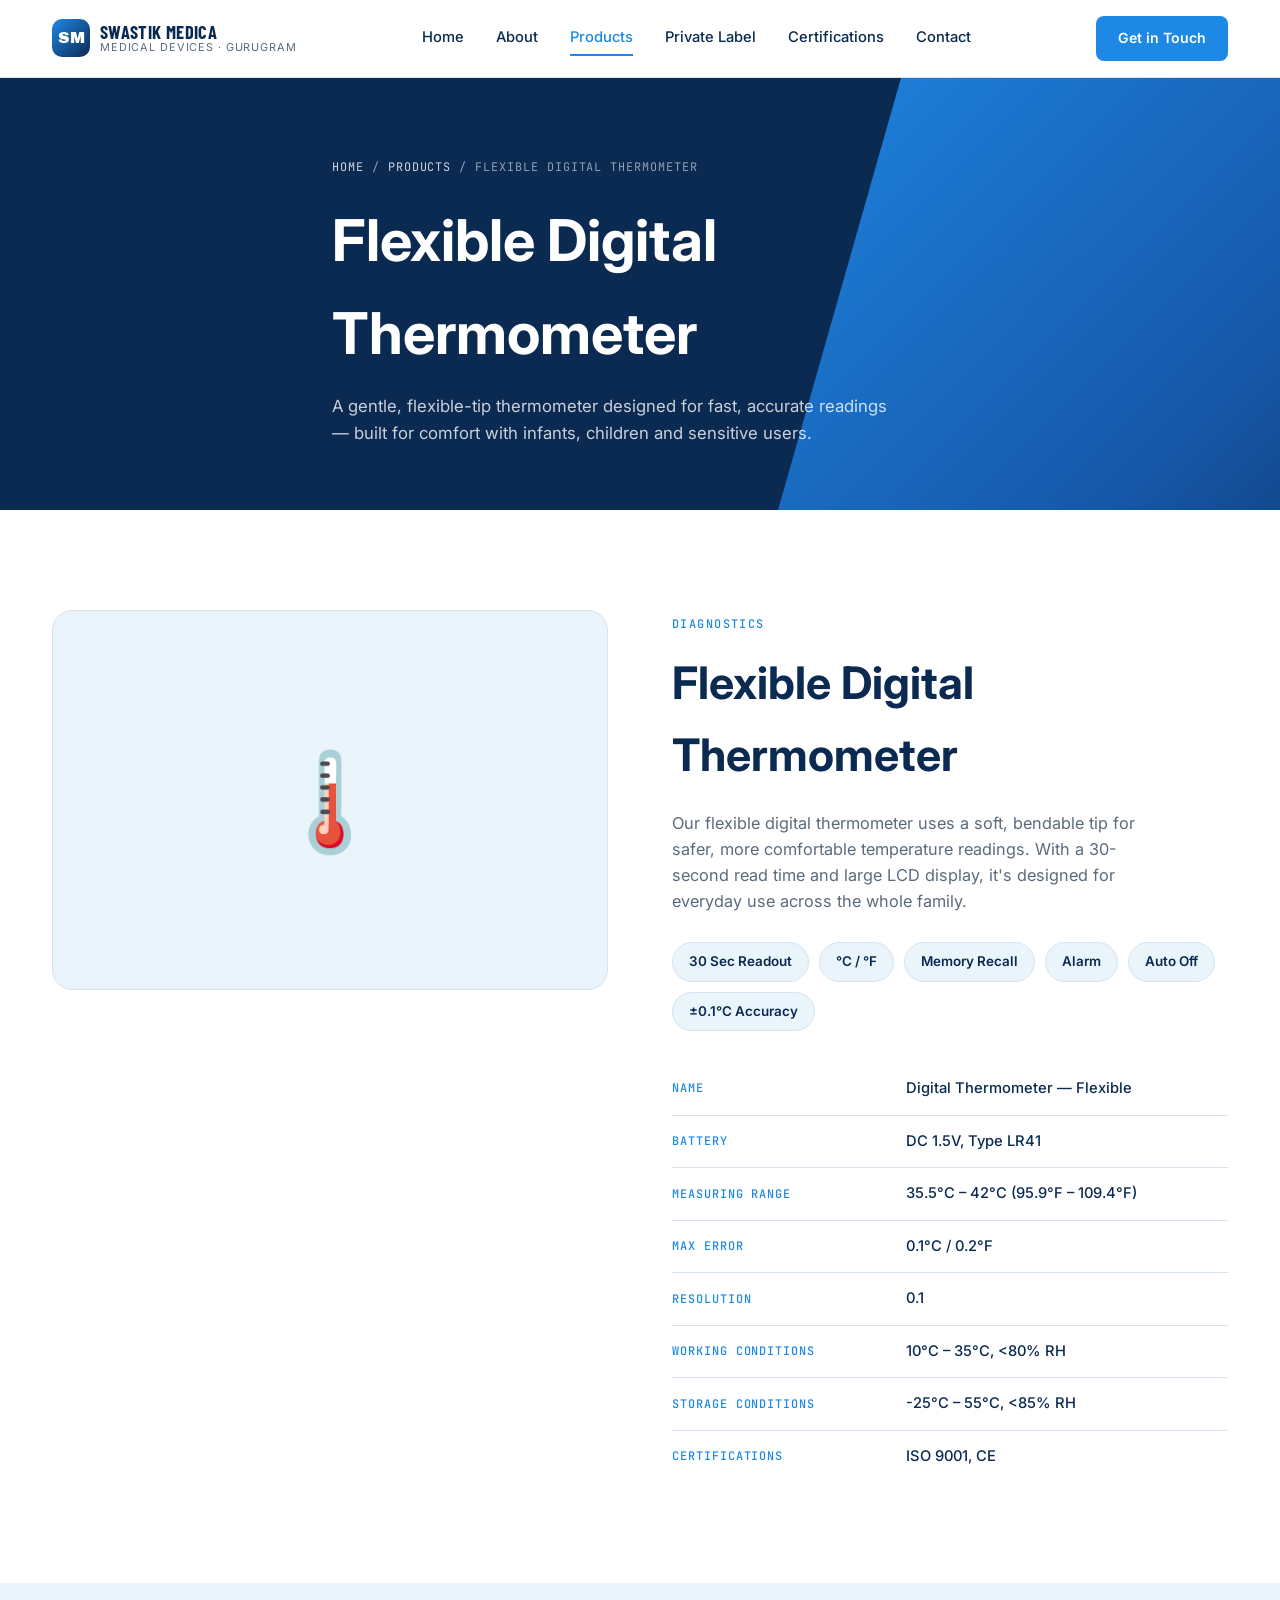
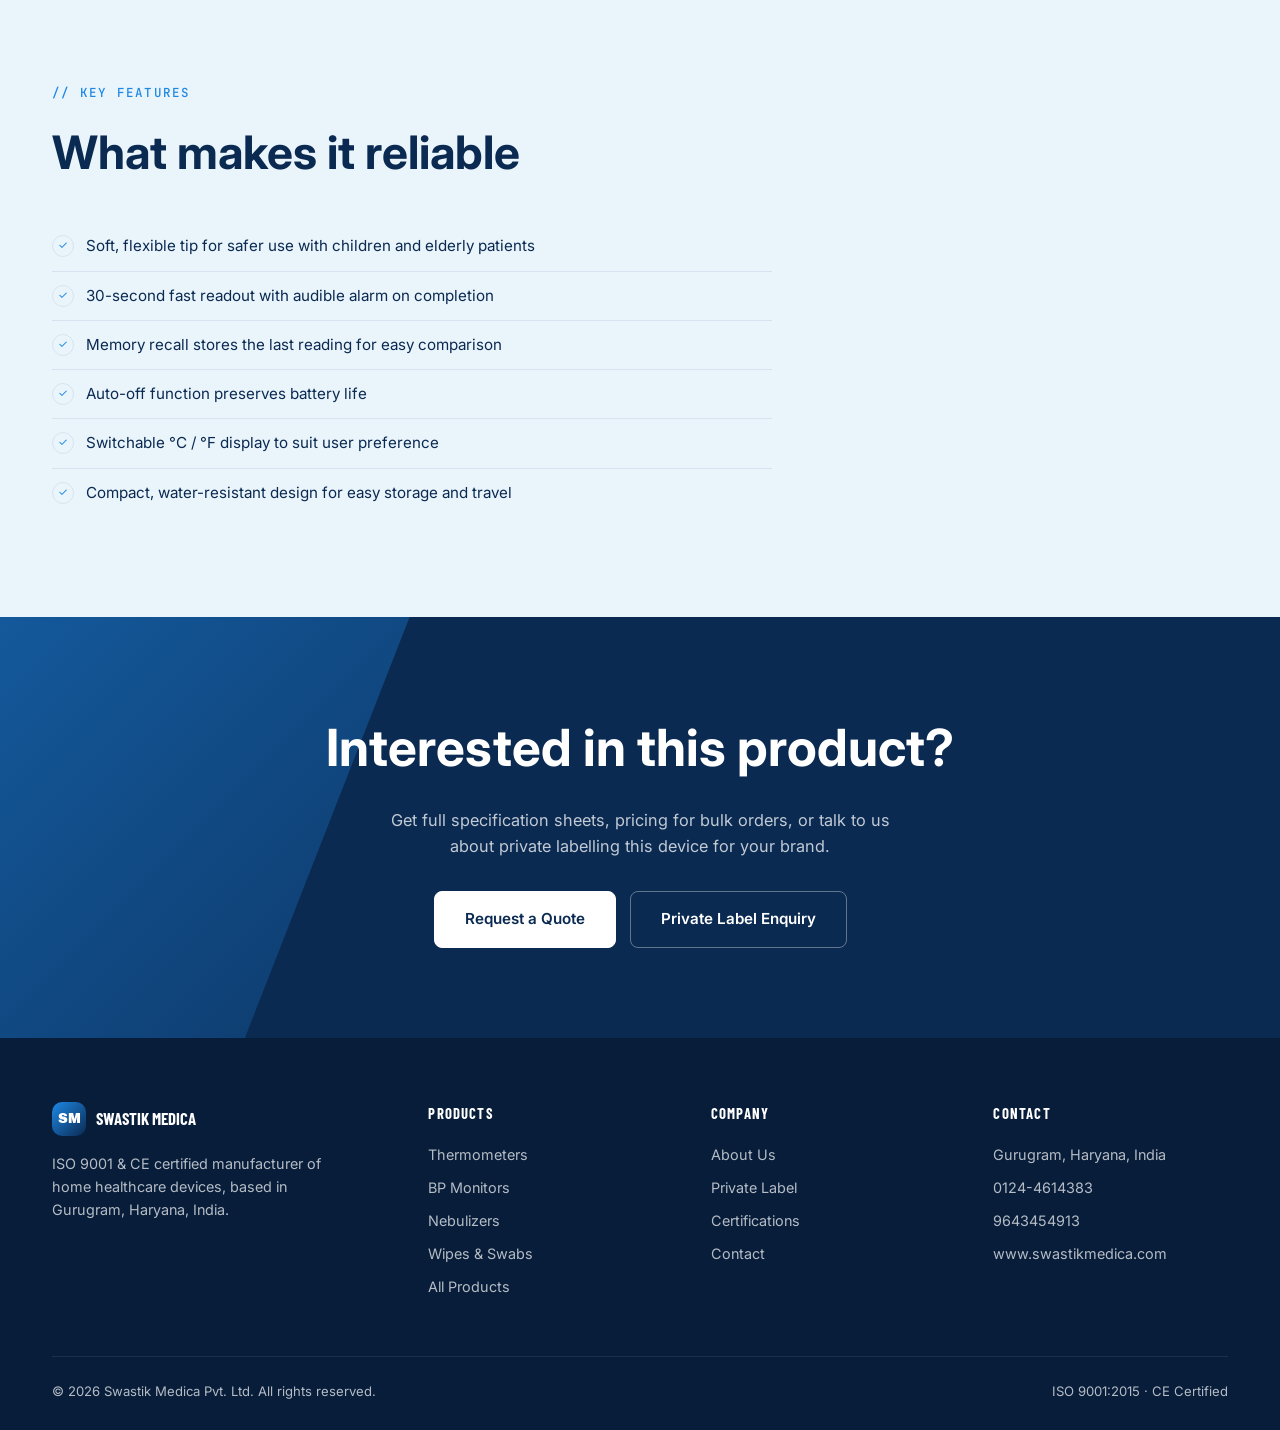
<file: products/thermometer-flexible.html>
<!DOCTYPE html>
<html lang="en">
<head>
<meta charset="UTF-8">
<meta name="viewport" content="width=device-width, initial-scale=1.0">
<title>Flexible Digital Thermometer — Swastik Medica</title>
<link rel="preconnect" href="https://fonts.googleapis.com">
<link rel="preconnect" href="https://fonts.gstatic.com" crossorigin>
<link href="https://fonts.googleapis.com/css2?family=Archivo+Black&family=Barlow+Condensed:wght@500;600;700&family=Inter:wght@400;500;600;700&family=JetBrains+Mono:wght@500&display=swap" rel="stylesheet">
<link rel="stylesheet" href="../css/style.css">
</head>
<body>

<header>
  <div class="nav">
    <div class="logo">
      <div class="logo-mark">SM</div>
      <div class="logo-text">
        <strong>Swastik Medica</strong>
        <span>Medical Devices · Gurugram</span>
      </div>
    </div>
    <nav class="links">
      <a href="../index.html">Home</a>
      <a href="../about.html">About</a>
      <a href="../products.html" class="active">Products</a>
      <a href="../private-label.html">Private Label</a>
      <a href="../certifications.html">Certifications</a>
      <a href="../contact.html">Contact</a>
    </nav>
    <a href="../contact.html" class="nav-cta">Get in Touch</a>
  </div>
</header>

<section class="page-hero">
  <div class="wrap page-hero-content">
    <div class="breadcrumb"><a href="../index.html">Home</a> / <a href="../products.html">Products</a> / Flexible Digital Thermometer</div>
    <h1>Flexible Digital Thermometer</h1>
    <p>A gentle, flexible-tip thermometer designed for fast, accurate readings — built for comfort with infants, children and sensitive users.</p>
  </div>
</section>

<section class="section">
  <div class="wrap product-detail">
    <div class="product-visual">🌡️</div>
    <div class="product-info">
      <span class="tag">Diagnostics</span>
      <h1>Flexible Digital Thermometer</h1>
      <p>Our flexible digital thermometer uses a soft, bendable tip for safer, more comfortable temperature readings. With a 30-second read time and large LCD display, it's designed for everyday use across the whole family.</p>
      <div class="feature-pills"><span class="feature-pill">30 Sec Readout</span><span class="feature-pill">°C / °F</span><span class="feature-pill">Memory Recall</span><span class="feature-pill">Alarm</span><span class="feature-pill">Auto Off</span><span class="feature-pill">±0.1°C Accuracy</span></div>
      <table class="spec-table"><tr><td>Name</td><td>Digital Thermometer — Flexible</td></tr><tr><td>Battery</td><td>DC 1.5V, Type LR41</td></tr><tr><td>Measuring Range</td><td>35.5°C – 42°C (95.9°F – 109.4°F)</td></tr><tr><td>Max Error</td><td>0.1°C / 0.2°F</td></tr><tr><td>Resolution</td><td>0.1</td></tr><tr><td>Working Conditions</td><td>10°C – 35°C, &lt;80% RH</td></tr><tr><td>Storage Conditions</td><td>-25°C – 55°C, &lt;85% RH</td></tr><tr><td>Certifications</td><td>ISO 9001, CE</td></tr></table>
    </div>
  </div>
</section>

<section class="section section-on-ice">
  <div class="wrap">
    <div class="detail-tabs-head">
      <span class="section-label">// Key Features</span>
      <h2>What makes it reliable</h2>
    </div>
    <ul class="feature-list" style="max-width:720px;"><li><span class="check">✓</span>Soft, flexible tip for safer use with children and elderly patients</li><li><span class="check">✓</span>30-second fast readout with audible alarm on completion</li><li><span class="check">✓</span>Memory recall stores the last reading for easy comparison</li><li><span class="check">✓</span>Auto-off function preserves battery life</li><li><span class="check">✓</span>Switchable °C / °F display to suit user preference</li><li><span class="check">✓</span>Compact, water-resistant design for easy storage and travel</li></ul>
  </div>
</section>

<section class="cta-band">
  <div class="wrap cta-content">
    <h2>Interested in this product?</h2>
    <p>Get full specification sheets, pricing for bulk orders, or talk to us about private labelling this device for your brand.</p>
    <div class="cta-actions">
      <a href="../contact.html" class="btn-primary">Request a Quote</a>
      <a href="../private-label.html" class="btn-ghost">Private Label Enquiry</a>
    </div>
  </div>
</section>

<footer>
  <div class="wrap">
    <div class="footer-grid">
      <div>
        <div class="footer-logo">
          <div class="logo-mark">SM</div>
          <strong>Swastik Medica</strong>
        </div>
        <p>ISO 9001 &amp; CE certified manufacturer of home healthcare devices, based in Gurugram, Haryana, India.</p>
      </div>
      <div>
        <h4>Products</h4>
        <ul>
          <li><a href="thermometer-flexible.html">Thermometers</a></li>
          <li><a href="bp-monitor.html">BP Monitors</a></li>
          <li><a href="nebulizer.html">Nebulizers</a></li>
          <li><a href="alcohol-wipes.html">Wipes &amp; Swabs</a></li>
          <li><a href="../products.html">All Products</a></li>
        </ul>
      </div>
      <div>
        <h4>Company</h4>
        <ul>
          <li><a href="../about.html">About Us</a></li>
          <li><a href="../private-label.html">Private Label</a></li>
          <li><a href="../certifications.html">Certifications</a></li>
          <li><a href="../contact.html">Contact</a></li>
        </ul>
      </div>
      <div>
        <h4>Contact</h4>
        <ul>
          <li>Gurugram, Haryana, India</li>
          <li><a href="tel:01244614383">0124-4614383</a></li>
          <li><a href="tel:9643454913">9643454913</a></li>
          <li><a href="https://www.swastikmedica.com">www.swastikmedica.com</a></li>
        </ul>
      </div>
    </div>
    <div class="footer-bottom">
      <span>© 2026 Swastik Medica Pvt. Ltd. All rights reserved.</span>
      <span>ISO 9001:2015 · CE Certified</span>
    </div>
  </div>
</footer>

</body>
</html>
</file>
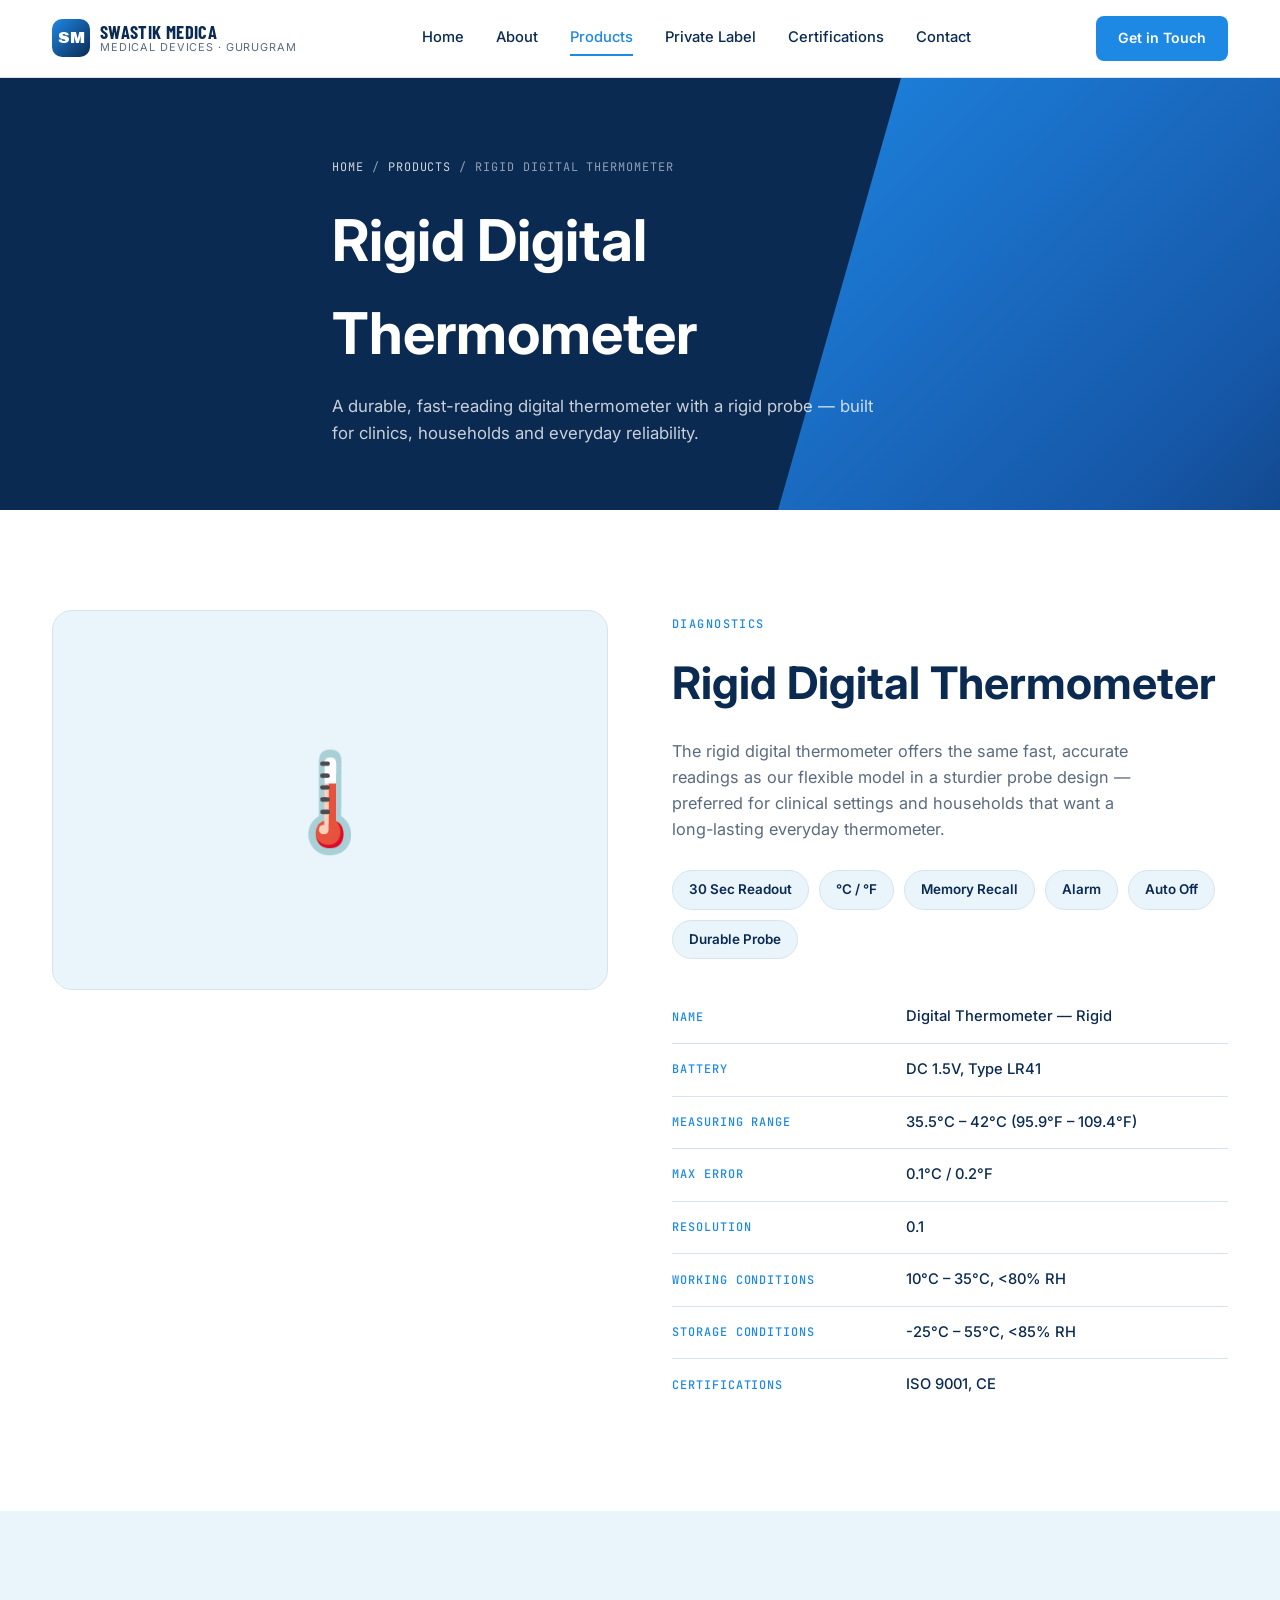
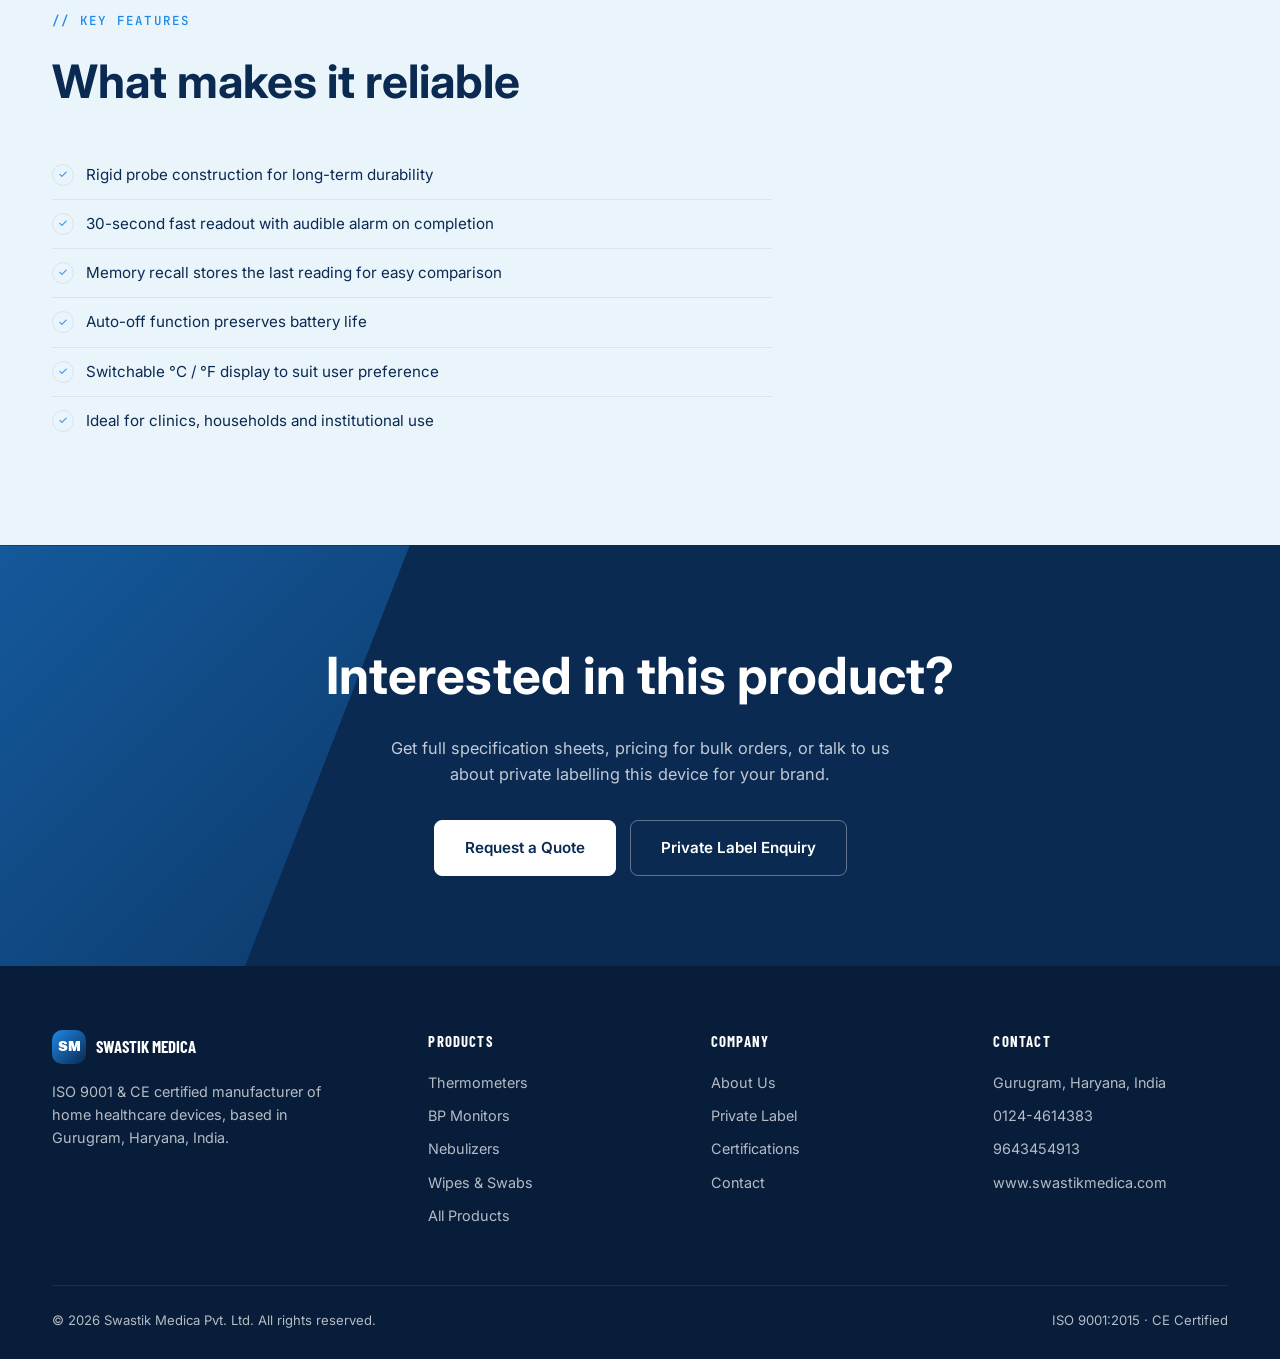
<file: products/thermometer-rigid.html>
<!DOCTYPE html>
<html lang="en">
<head>
<meta charset="UTF-8">
<meta name="viewport" content="width=device-width, initial-scale=1.0">
<title>Rigid Digital Thermometer — Swastik Medica</title>
<link rel="preconnect" href="https://fonts.googleapis.com">
<link rel="preconnect" href="https://fonts.gstatic.com" crossorigin>
<link href="https://fonts.googleapis.com/css2?family=Archivo+Black&family=Barlow+Condensed:wght@500;600;700&family=Inter:wght@400;500;600;700&family=JetBrains+Mono:wght@500&display=swap" rel="stylesheet">
<link rel="stylesheet" href="../css/style.css">
</head>
<body>

<header>
  <div class="nav">
    <div class="logo">
      <div class="logo-mark">SM</div>
      <div class="logo-text">
        <strong>Swastik Medica</strong>
        <span>Medical Devices · Gurugram</span>
      </div>
    </div>
    <nav class="links">
      <a href="../index.html">Home</a>
      <a href="../about.html">About</a>
      <a href="../products.html" class="active">Products</a>
      <a href="../private-label.html">Private Label</a>
      <a href="../certifications.html">Certifications</a>
      <a href="../contact.html">Contact</a>
    </nav>
    <a href="../contact.html" class="nav-cta">Get in Touch</a>
  </div>
</header>

<section class="page-hero">
  <div class="wrap page-hero-content">
    <div class="breadcrumb"><a href="../index.html">Home</a> / <a href="../products.html">Products</a> / Rigid Digital Thermometer</div>
    <h1>Rigid Digital Thermometer</h1>
    <p>A durable, fast-reading digital thermometer with a rigid probe — built for clinics, households and everyday reliability.</p>
  </div>
</section>

<section class="section">
  <div class="wrap product-detail">
    <div class="product-visual">🌡️</div>
    <div class="product-info">
      <span class="tag">Diagnostics</span>
      <h1>Rigid Digital Thermometer</h1>
      <p>The rigid digital thermometer offers the same fast, accurate readings as our flexible model in a sturdier probe design — preferred for clinical settings and households that want a long-lasting everyday thermometer.</p>
      <div class="feature-pills"><span class="feature-pill">30 Sec Readout</span><span class="feature-pill">°C / °F</span><span class="feature-pill">Memory Recall</span><span class="feature-pill">Alarm</span><span class="feature-pill">Auto Off</span><span class="feature-pill">Durable Probe</span></div>
      <table class="spec-table"><tr><td>Name</td><td>Digital Thermometer — Rigid</td></tr><tr><td>Battery</td><td>DC 1.5V, Type LR41</td></tr><tr><td>Measuring Range</td><td>35.5°C – 42°C (95.9°F – 109.4°F)</td></tr><tr><td>Max Error</td><td>0.1°C / 0.2°F</td></tr><tr><td>Resolution</td><td>0.1</td></tr><tr><td>Working Conditions</td><td>10°C – 35°C, &lt;80% RH</td></tr><tr><td>Storage Conditions</td><td>-25°C – 55°C, &lt;85% RH</td></tr><tr><td>Certifications</td><td>ISO 9001, CE</td></tr></table>
    </div>
  </div>
</section>

<section class="section section-on-ice">
  <div class="wrap">
    <div class="detail-tabs-head">
      <span class="section-label">// Key Features</span>
      <h2>What makes it reliable</h2>
    </div>
    <ul class="feature-list" style="max-width:720px;"><li><span class="check">✓</span>Rigid probe construction for long-term durability</li><li><span class="check">✓</span>30-second fast readout with audible alarm on completion</li><li><span class="check">✓</span>Memory recall stores the last reading for easy comparison</li><li><span class="check">✓</span>Auto-off function preserves battery life</li><li><span class="check">✓</span>Switchable °C / °F display to suit user preference</li><li><span class="check">✓</span>Ideal for clinics, households and institutional use</li></ul>
  </div>
</section>

<section class="cta-band">
  <div class="wrap cta-content">
    <h2>Interested in this product?</h2>
    <p>Get full specification sheets, pricing for bulk orders, or talk to us about private labelling this device for your brand.</p>
    <div class="cta-actions">
      <a href="../contact.html" class="btn-primary">Request a Quote</a>
      <a href="../private-label.html" class="btn-ghost">Private Label Enquiry</a>
    </div>
  </div>
</section>

<footer>
  <div class="wrap">
    <div class="footer-grid">
      <div>
        <div class="footer-logo">
          <div class="logo-mark">SM</div>
          <strong>Swastik Medica</strong>
        </div>
        <p>ISO 9001 &amp; CE certified manufacturer of home healthcare devices, based in Gurugram, Haryana, India.</p>
      </div>
      <div>
        <h4>Products</h4>
        <ul>
          <li><a href="thermometer-flexible.html">Thermometers</a></li>
          <li><a href="bp-monitor.html">BP Monitors</a></li>
          <li><a href="nebulizer.html">Nebulizers</a></li>
          <li><a href="alcohol-wipes.html">Wipes &amp; Swabs</a></li>
          <li><a href="../products.html">All Products</a></li>
        </ul>
      </div>
      <div>
        <h4>Company</h4>
        <ul>
          <li><a href="../about.html">About Us</a></li>
          <li><a href="../private-label.html">Private Label</a></li>
          <li><a href="../certifications.html">Certifications</a></li>
          <li><a href="../contact.html">Contact</a></li>
        </ul>
      </div>
      <div>
        <h4>Contact</h4>
        <ul>
          <li>Gurugram, Haryana, India</li>
          <li><a href="tel:01244614383">0124-4614383</a></li>
          <li><a href="tel:9643454913">9643454913</a></li>
          <li><a href="https://www.swastikmedica.com">www.swastikmedica.com</a></li>
        </ul>
      </div>
    </div>
    <div class="footer-bottom">
      <span>© 2026 Swastik Medica Pvt. Ltd. All rights reserved.</span>
      <span>ISO 9001:2015 · CE Certified</span>
    </div>
  </div>
</footer>

</body>
</html>
</file>
<file: css/style.css>
:root{
  --navy:#0A2A52;
  --cobalt:#1E88E5;
  --ice:#EAF4FB;
  --red:#D7263D;
  --slate:#5A6B7D;
  --line:#D7E4EF;
  --white:#ffffff;
  --gold:#FFC93C;
  --radius:14px;
}

*{margin:0;padding:0;box-sizing:border-box;}

html{scroll-behavior:smooth;}

body{
  font-family:'Inter',sans-serif;
  color:var(--navy);
  background:var(--white);
  line-height:1.6;
  -webkit-font-smoothing:antialiased;
}

.display{
  font-family:'Barlow Condensed',sans-serif;
  font-weight:700;
  letter-spacing:0.01em;
  text-transform:uppercase;
  line-height:1.05;
}

.mono{
  font-family:'JetBrains Mono',monospace;
  font-weight:500;
  letter-spacing:0.12em;
  text-transform:uppercase;
  font-size:0.72rem;
}

a{color:inherit;text-decoration:none;}

.wrap{max-width:1240px;margin:0 auto;padding:0 32px;}

/* ---------- HEADER ---------- */
header{
  position:sticky;top:0;z-index:50;
  background:rgba(255,255,255,0.92);
  backdrop-filter:blur(8px);
  border-bottom:1px solid var(--line);
}
.nav{
  display:flex;align-items:center;justify-content:space-between;
  padding:16px 32px;max-width:1240px;margin:0 auto;
}
.logo{
  display:flex;align-items:center;gap:10px;
}
.logo-mark{
  width:38px;height:38px;border-radius:10px;
  background:linear-gradient(135deg,var(--cobalt),var(--navy));
  display:flex;align-items:center;justify-content:center;
  color:#fff;font-family:'Archivo Black',sans-serif;font-size:1rem;
  flex-shrink:0;
}
.logo-text{display:flex;flex-direction:column;line-height:1.1;}
.logo-text strong{font-family:'Barlow Condensed',sans-serif;font-weight:700;font-size:1.15rem;text-transform:uppercase;letter-spacing:0.02em;}
.logo-text span{font-size:0.68rem;color:var(--slate);letter-spacing:0.08em;text-transform:uppercase;}

nav.links{display:flex;gap:32px;align-items:center;}
nav.links a{
  font-size:0.92rem;font-weight:500;color:var(--navy);
  position:relative;padding:4px 0;
  transition:color .2s;
}
nav.links a:hover, nav.links a.active{color:var(--cobalt);}
nav.links a::after{
  content:'';position:absolute;left:0;bottom:-2px;width:0;height:2px;
  background:var(--cobalt);transition:width .25s;
}
nav.links a:hover::after, nav.links a.active::after{width:100%;}

.nav-cta{
  background:var(--cobalt);color:#fff;padding:11px 22px;border-radius:8px;
  font-weight:600;font-size:0.88rem;transition:background .2s, transform .2s;
}
.nav-cta:hover{background:var(--navy);transform:translateY(-1px);}

/* ---------- PAGE HERO (for non-home pages) ---------- */
.page-hero{
  position:relative;
  background:var(--navy);
  color:#fff;
  overflow:hidden;
  padding:80px 0 64px;
}
.page-hero::before{
  content:'';position:absolute;top:0;right:-10%;width:55%;height:160%;
  background:linear-gradient(135deg, var(--cobalt) 0%, #1657a8 60%, var(--navy) 100%);
  clip-path:polygon(28% 0, 100% 0, 100% 100%, 0% 100%);
}
.page-hero-content{position:relative;z-index:2;max-width:680px;}
.page-hero h1{font-size:clamp(2.2rem,4.5vw,3.6rem);margin-bottom:14px;}
.page-hero p{color:rgba(255,255,255,0.78);font-size:1.05rem;max-width:560px;}
.breadcrumb{
  display:flex;gap:8px;align-items:center;font-family:'JetBrains Mono',monospace;
  font-size:0.74rem;letter-spacing:0.08em;text-transform:uppercase;
  color:rgba(255,255,255,0.55);margin-bottom:18px;position:relative;z-index:2;
}
.breadcrumb a{color:rgba(255,255,255,0.8);transition:color .2s;}
.breadcrumb a:hover{color:#fff;}

/* ---------- HERO (homepage) ---------- */
.hero{
  position:relative;
  background:var(--navy);
  color:#fff;
  overflow:hidden;
  min-height:560px;
  display:flex;
  align-items:center;
}
.hero::before{
  content:'';position:absolute;top:0;right:-8%;width:62%;height:140%;
  background:linear-gradient(135deg, var(--cobalt) 0%, #1657a8 60%, var(--navy) 100%);
  clip-path:polygon(28% 0, 100% 0, 100% 100%, 0% 100%);
}
.hero::after{
  content:'';position:absolute;right:6%;top:50%;transform:translateY(-50%);
  width:280px;height:280px;border-radius:50%;
  background:radial-gradient(circle, rgba(255,255,255,0.08) 0%, transparent 70%);
}
.hero-grid{
  display:grid;grid-template-columns:1.05fr 0.95fr;gap:48px;align-items:center;
  width:100%;position:relative;z-index:2;padding:90px 0 90px;
}
.eyebrow{
  display:inline-flex;align-items:center;gap:10px;
  background:rgba(255,255,255,0.08);border:1px solid rgba(255,255,255,0.18);
  padding:7px 14px;border-radius:30px;margin-bottom:24px;
}
.eyebrow .dot{width:7px;height:7px;border-radius:50%;background:var(--red);}
.eyebrow span{font-size:0.74rem;letter-spacing:0.14em;text-transform:uppercase;font-family:'JetBrains Mono',monospace;}

.hero h1{
  font-size:clamp(2.6rem, 5.2vw, 4.4rem);
  margin-bottom:22px;
}
.hero h1 .accent{color:var(--gold);}

.hero p{
  font-family:'Inter',sans-serif;font-weight:400;font-size:1.08rem;
  color:rgba(255,255,255,0.78);max-width:480px;margin-bottom:36px;
}
.hero-actions{display:flex;gap:14px;flex-wrap:wrap;}

/* ---------- BUTTONS ---------- */
.btn-primary{
  background:#fff;color:var(--navy);padding:15px 30px;border-radius:8px;
  font-weight:600;font-size:0.95rem;transition:transform .2s, box-shadow .2s;
  display:inline-block;border:1px solid #fff;
}
.btn-primary:hover{transform:translateY(-2px);box-shadow:0 10px 24px rgba(0,0,0,0.25);}
.btn-ghost{
  border:1px solid rgba(255,255,255,0.35);color:#fff;padding:15px 30px;border-radius:8px;
  font-weight:600;font-size:0.95rem;transition:background .2s, border-color .2s;
  display:inline-block;
}
.btn-ghost:hover{background:rgba(255,255,255,0.08);border-color:rgba(255,255,255,0.6);}

.btn-primary.on-light{
  background:var(--cobalt);color:#fff;border-color:var(--cobalt);
}
.btn-primary.on-light:hover{background:var(--navy);border-color:var(--navy);}
.btn-ghost.on-light{
  border-color:var(--navy);color:var(--navy);
}
.btn-ghost.on-light:hover{background:var(--ice);}

/* ---------- HERO VISUAL (homepage device card) ---------- */
.hero-visual{
  position:relative;z-index:2;
  display:flex;align-items:center;justify-content:center;
}
.device-card{
  background:rgba(255,255,255,0.06);
  border:1px solid rgba(255,255,255,0.18);
  border-radius:20px;
  padding:28px;
  backdrop-filter:blur(6px);
  display:grid;grid-template-columns:1fr 1fr;gap:14px;
  width:100%;max-width:440px;
}
.device-tile{
  background:rgba(255,255,255,0.07);
  border-radius:14px;padding:18px;
  display:flex;flex-direction:column;gap:8px;
  border:1px solid rgba(255,255,255,0.10);
  transition:transform .25s, background .25s;
}
.device-tile:hover{transform:translateY(-4px);background:rgba(255,255,255,0.12);}
.device-tile .ic{font-size:1.7rem;}
.device-tile .lbl{font-family:'Barlow Condensed',sans-serif;font-weight:600;font-size:0.95rem;text-transform:uppercase;letter-spacing:0.02em;}
.device-tile .sub{font-size:0.78rem;color:rgba(255,255,255,0.6);}

/* ---------- CERT STRIP ---------- */
.cert-strip{
  background:var(--ice);
  border-bottom:1px solid var(--line);
  padding:22px 0;
}
.cert-row{
  display:flex;align-items:center;justify-content:center;gap:48px;flex-wrap:wrap;
}
.cert-item{
  display:flex;align-items:center;gap:10px;color:var(--navy);font-weight:600;font-size:0.92rem;
}
.cert-item a{transition:color .2s;}
.cert-item a:hover{color:var(--cobalt);}
.cert-item .badge{
  width:34px;height:34px;border-radius:50%;
  border:2px solid var(--cobalt);
  display:flex;align-items:center;justify-content:center;
  font-size:0.7rem;font-family:'JetBrains Mono',monospace;font-weight:500;color:var(--cobalt);
  flex-shrink:0;
}

/* ---------- GENERIC SECTION ---------- */
section.section{padding:100px 0;}
section.section.tight{padding:72px 0;}
.section-label{
  font-family:'JetBrains Mono',monospace;font-size:0.78rem;letter-spacing:0.18em;
  text-transform:uppercase;color:var(--cobalt);font-weight:500;margin-bottom:14px;
  display:block;
}
.section h2{font-size:clamp(2rem,3.6vw,3rem);color:var(--navy);}
.section-on-ice{background:var(--ice);}

/* ---------- ABOUT GRID ---------- */
.about-grid{
  display:grid;grid-template-columns:0.9fr 1.1fr;gap:64px;align-items:start;
}
.about-body p{color:var(--slate);margin-bottom:18px;font-size:1.02rem;max-width:560px;}
.stat-row{
  display:grid;grid-template-columns:repeat(3,1fr);gap:24px;margin-top:36px;
}
.stat{
  border-left:3px solid var(--cobalt);padding-left:16px;
}
.stat .num{font-family:'Archivo Black',sans-serif;font-size:2rem;color:var(--navy);}
.stat .lbl{font-size:0.84rem;color:var(--slate);margin-top:4px;}

/* ---------- PRODUCTS ---------- */
.products-head{
  display:flex;justify-content:space-between;align-items:flex-end;flex-wrap:wrap;gap:24px;
  margin-bottom:48px;
}
.products-head h2{max-width:560px;}
.products-head p{color:var(--slate);max-width:380px;}

.product-grid{
  display:grid;grid-template-columns:repeat(4,1fr);gap:22px;
}
.product-card{
  background:#fff;border-radius:var(--radius);padding:28px 24px;
  border:1px solid var(--line);
  transition:transform .25s, box-shadow .25s, border-color .25s;
  display:flex;flex-direction:column;gap:14px;
}
.product-card:hover{
  transform:translateY(-6px);
  box-shadow:0 20px 40px rgba(10,42,82,0.10);
  border-color:transparent;
}
.product-icon{
  width:52px;height:52px;border-radius:12px;
  background:var(--ice);
  display:flex;align-items:center;justify-content:center;
  font-size:1.6rem;
  border:1px solid var(--line);
  transition:background .25s, color .25s, border-color .25s;
}
.product-card:hover .product-icon{background:var(--cobalt);color:#fff;border-color:var(--cobalt);}
.product-card h3{
  font-family:'Barlow Condensed',sans-serif;font-weight:700;text-transform:uppercase;
  font-size:1.18rem;letter-spacing:0.01em;color:var(--navy);
}
.product-card p{font-size:0.9rem;color:var(--slate);flex-grow:1;}
.product-card .tag{
  font-family:'JetBrains Mono',monospace;font-size:0.68rem;letter-spacing:0.1em;
  text-transform:uppercase;color:var(--cobalt);font-weight:500;
}
.product-card .more{
  font-size:0.85rem;font-weight:600;color:var(--cobalt);display:inline-flex;align-items:center;gap:6px;
  transition:gap .2s;
}
.product-card:hover .more{gap:10px;}

/* ---------- FILTER PILLS (products listing) ---------- */
.filter-row{
  display:flex;gap:10px;flex-wrap:wrap;margin-bottom:40px;
}
.filter-pill{
  font-family:'JetBrains Mono',monospace;font-size:0.74rem;letter-spacing:0.08em;
  text-transform:uppercase;padding:9px 18px;border-radius:30px;
  border:1px solid var(--line);background:#fff;color:var(--navy);
  cursor:pointer;transition:all .2s;
}
.filter-pill:hover{border-color:var(--cobalt);color:var(--cobalt);}
.filter-pill.active{background:var(--navy);color:#fff;border-color:var(--navy);}

/* ---------- DUAL PATH (B2B / B2C) ---------- */
.dual-head{text-align:center;margin-bottom:56px;}
.dual-head p{color:var(--slate);max-width:560px;margin:14px auto 0;}

.dual-grid{
  display:grid;grid-template-columns:1fr 1fr;gap:28px;
}
.dual-card{
  border-radius:18px;padding:42px;
  position:relative;overflow:hidden;
}
.dual-card.b2b{
  background:var(--navy);color:#fff;
}
.dual-card.b2c{
  background:var(--ice);color:var(--navy);border:1px solid var(--line);
}
.dual-card::before{
  content:'';position:absolute;top:-40%;right:-20%;width:240px;height:240px;
  border-radius:50%;
}
.dual-card.b2b::before{background:radial-gradient(circle, rgba(255,255,255,0.06), transparent 70%);}
.dual-card.b2c::before{background:radial-gradient(circle, rgba(30,136,229,0.10), transparent 70%);}

.dual-card .mono{display:block;margin-bottom:16px;}
.dual-card.b2b .mono{color:var(--gold);}
.dual-card.b2c .mono{color:var(--cobalt);}

.dual-card h3{
  font-family:'Barlow Condensed',sans-serif;font-weight:700;text-transform:uppercase;
  font-size:1.9rem;margin-bottom:16px;position:relative;z-index:1;
}
.dual-card p{font-size:0.98rem;margin-bottom:28px;position:relative;z-index:1;max-width:420px;}
.dual-card.b2b p{color:rgba(255,255,255,0.75);}
.dual-card.b2c p{color:var(--slate);}

.dual-list{list-style:none;margin-bottom:32px;position:relative;z-index:1;}
.dual-list li{
  display:flex;align-items:flex-start;gap:10px;font-size:0.9rem;margin-bottom:10px;
}
.dual-list li::before{
  content:'';width:6px;height:6px;border-radius:50%;margin-top:7px;flex-shrink:0;
  background:var(--cobalt);
}
.dual-card.b2b .dual-list li{color:rgba(255,255,255,0.85);}
.dual-card.b2c .dual-list li{color:var(--navy);}

/* ---------- CTA BAND ---------- */
.cta-band{
  position:relative;background:var(--navy);color:#fff;overflow:hidden;
  padding:90px 0;
}
.cta-band::before{
  content:'';position:absolute;top:0;left:-10%;width:60%;height:140%;
  background:linear-gradient(135deg, var(--cobalt) 0%, var(--navy) 100%);
  clip-path:polygon(0 0, 70% 0, 40% 100%, 0 100%);
  opacity:0.55;
}
.cta-content{position:relative;z-index:1;text-align:center;}
.cta-content h2{
  font-size:clamp(2rem,4vw,3.2rem);margin-bottom:18px;color:#fff;
}
.cta-content p{color:rgba(255,255,255,0.75);max-width:520px;margin:0 auto 32px;font-size:1.02rem;}
.cta-actions{display:flex;gap:14px;justify-content:center;flex-wrap:wrap;}

/* ---------- FOOTER ---------- */
footer{
  background:#071d3a;color:rgba(255,255,255,0.7);padding:64px 0 28px;
}
.footer-grid{
  display:grid;grid-template-columns:1.4fr 1fr 1fr 1fr;gap:48px;margin-bottom:48px;
}
.footer-grid h4{
  font-family:'Barlow Condensed',sans-serif;text-transform:uppercase;font-weight:700;
  color:#fff;font-size:0.92rem;letter-spacing:0.08em;margin-bottom:18px;
}
.footer-grid ul{list-style:none;}
.footer-grid li{margin-bottom:10px;font-size:0.9rem;}
.footer-grid a:hover{color:#fff;}
.footer-logo{display:flex;align-items:center;gap:10px;margin-bottom:16px;}
.footer-logo .logo-mark{width:34px;height:34px;font-size:0.85rem;}
.footer-logo strong{font-family:'Barlow Condensed',sans-serif;font-weight:700;text-transform:uppercase;color:#fff;font-size:1.05rem;}
.footer-grid > div:first-child p{font-size:0.9rem;max-width:300px;margin-bottom:18px;}

.footer-bottom{
  border-top:1px solid rgba(255,255,255,0.08);padding-top:24px;
  display:flex;justify-content:space-between;align-items:center;flex-wrap:wrap;gap:12px;
  font-size:0.82rem;
}

/* ---------- PRODUCT DETAIL PAGE ---------- */
.product-detail{
  display:grid;grid-template-columns:1fr 1fr;gap:64px;align-items:start;
}
.product-visual{
  background:var(--ice);border-radius:20px;
  padding:48px;display:flex;align-items:center;justify-content:center;
  min-height:380px;border:1px solid var(--line);
  font-size:6rem;
}
.product-info .tag{
  margin-bottom:14px;display:inline-block;
  font-family:'JetBrains Mono',monospace;font-size:0.74rem;letter-spacing:0.12em;
  text-transform:uppercase;color:var(--cobalt);font-weight:500;
}
.product-info h1{font-size:clamp(2rem,3.6vw,2.8rem);margin-bottom:18px;color:var(--navy);}
.product-info > p{color:var(--slate);font-size:1.02rem;margin-bottom:28px;max-width:480px;}

.feature-pills{display:flex;flex-wrap:wrap;gap:10px;margin-bottom:32px;}
.feature-pill{
  background:var(--ice);border:1px solid var(--line);border-radius:30px;
  padding:8px 16px;font-size:0.84rem;font-weight:600;color:var(--navy);
  display:flex;align-items:center;gap:8px;
}

.spec-table{
  width:100%;border-collapse:collapse;margin-top:16px;
}
.spec-table tr{border-bottom:1px solid var(--line);}
.spec-table tr:last-child{border-bottom:none;}
.spec-table td{padding:14px 0;font-size:0.92rem;}
.spec-table td:first-child{
  font-family:'JetBrains Mono',monospace;font-size:0.74rem;letter-spacing:0.08em;
  text-transform:uppercase;color:var(--cobalt);font-weight:500;width:42%;
}
.spec-table td:last-child{color:var(--navy);font-weight:500;}

.feature-list{list-style:none;margin-top:8px;}
.feature-list li{
  display:flex;align-items:flex-start;gap:12px;padding:12px 0;border-bottom:1px solid var(--line);
  font-size:0.95rem;color:var(--navy);
}
.feature-list li:last-child{border-bottom:none;}
.feature-list li .check{
  width:22px;height:22px;border-radius:50%;background:var(--ice);color:var(--cobalt);
  display:flex;align-items:center;justify-content:center;font-size:0.7rem;flex-shrink:0;margin-top:1px;
  border:1px solid var(--line);
}

.detail-tabs-head{margin-bottom:32px;}

.related-strip{margin-top:0;}

/* ---------- CERT / QUALITY PAGE ---------- */
.cert-grid{
  display:grid;grid-template-columns:repeat(3,1fr);gap:24px;
}
.cert-card{
  background:#fff;border:1px solid var(--line);border-radius:var(--radius);
  padding:32px;text-align:center;
}
.cert-card .badge-lg{
  width:64px;height:64px;border-radius:50%;border:2px solid var(--cobalt);
  display:flex;align-items:center;justify-content:center;margin:0 auto 18px;
  font-family:'JetBrains Mono',monospace;font-weight:500;color:var(--cobalt);font-size:0.95rem;
}
.cert-card h3{
  font-family:'Barlow Condensed',sans-serif;font-weight:700;text-transform:uppercase;
  font-size:1.2rem;margin-bottom:10px;color:var(--navy);
}
.cert-card p{color:var(--slate);font-size:0.9rem;}

.process-steps{
  display:grid;grid-template-columns:repeat(4,1fr);gap:24px;
}
.process-step{
  border-left:3px solid var(--cobalt);padding-left:18px;
}
.process-step .step-num{
  font-family:'Archivo Black',sans-serif;font-size:1.8rem;color:var(--cobalt);margin-bottom:10px;
}
.process-step h3{
  font-family:'Barlow Condensed',sans-serif;font-weight:700;text-transform:uppercase;
  font-size:1.1rem;margin-bottom:8px;color:var(--navy);
}
.process-step p{color:var(--slate);font-size:0.88rem;}

/* ---------- CONTACT PAGE ---------- */
.contact-grid{
  display:grid;grid-template-columns:1fr 1fr;gap:56px;align-items:start;
}
.contact-info-card{
  background:var(--ice);border:1px solid var(--line);border-radius:var(--radius);
  padding:32px;margin-bottom:20px;
}
.contact-info-card h3{
  font-family:'Barlow Condensed',sans-serif;font-weight:700;text-transform:uppercase;
  font-size:1.1rem;margin-bottom:14px;color:var(--navy);
}
.contact-info-card p, .contact-info-card a{color:var(--slate);font-size:0.95rem;display:block;margin-bottom:6px;}
.contact-info-card a:hover{color:var(--cobalt);}

.form-field{margin-bottom:20px;}
.form-field label{
  display:block;font-size:0.84rem;font-weight:600;color:var(--navy);margin-bottom:8px;
}
.form-field input, .form-field select, .form-field textarea{
  width:100%;padding:13px 16px;border:1px solid var(--line);border-radius:8px;
  font-family:'Inter',sans-serif;font-size:0.95rem;color:var(--navy);
  background:#fff;transition:border-color .2s;
}
.form-field input:focus, .form-field select:focus, .form-field textarea:focus{
  outline:none;border-color:var(--cobalt);
}
.form-field textarea{resize:vertical;min-height:120px;}
.form-row{display:grid;grid-template-columns:1fr 1fr;gap:20px;}

.btn-submit{
  background:var(--cobalt);color:#fff;border:none;padding:15px 32px;border-radius:8px;
  font-weight:600;font-size:0.95rem;cursor:pointer;transition:background .2s, transform .2s;
  font-family:'Inter',sans-serif;
}
.btn-submit:hover{background:var(--navy);transform:translateY(-2px);}

.map-frame{
  width:100%;height:280px;border-radius:var(--radius);border:1px solid var(--line);
  background:var(--ice);display:flex;align-items:center;justify-content:center;
  color:var(--slate);font-family:'JetBrains Mono',monospace;font-size:0.8rem;
  text-transform:uppercase;letter-spacing:0.08em;margin-top:20px;
}

/* ---------- RESPONSIVE ---------- */
@media (max-width: 980px){
  nav.links{display:none;}
  .nav-cta{padding:10px 16px;font-size:0.82rem;white-space:nowrap;}
  .logo-text span{display:none;}
  .hero-grid{grid-template-columns:1fr;text-align:left;padding:60px 0;}
  .hero::before{width:100%;clip-path:polygon(0 60%, 100% 30%, 100% 100%, 0 100%);right:0;}
  .hero-visual{margin-top:20px;}
  .about-grid{grid-template-columns:1fr;gap:36px;}
  .stat-row{grid-template-columns:repeat(3,1fr);gap:14px;}
  .product-grid{grid-template-columns:repeat(2,1fr);}
  .dual-grid{grid-template-columns:1fr;}
  .footer-grid{grid-template-columns:repeat(2,1fr);gap:32px;}
  .product-detail{grid-template-columns:1fr;gap:36px;}
  .cert-grid{grid-template-columns:repeat(2,1fr);}
  .process-steps{grid-template-columns:repeat(2,1fr);}
  .contact-grid{grid-template-columns:1fr;gap:36px;}
  .page-hero::before{width:100%;clip-path:polygon(0 60%, 100% 30%, 100% 100%, 0 100%);right:0;}
}
@media (max-width: 560px){
  .wrap{padding:0 20px;}
  .nav{padding:14px 20px;}
  .product-grid{grid-template-columns:1fr;}
  .stat-row{grid-template-columns:1fr;gap:18px;}
  .cert-row{gap:24px;}
  .footer-grid{grid-template-columns:1fr;}
  .device-card{grid-template-columns:1fr 1fr;padding:18px;}
  .cert-grid{grid-template-columns:1fr;}
  .process-steps{grid-template-columns:1fr;}
  .form-row{grid-template-columns:1fr;}
  section.section{padding:64px 0;}
}

/* focus visibility */
a:focus-visible, button:focus-visible, input:focus-visible, select:focus-visible, textarea:focus-visible{
  outline:2px solid var(--cobalt);outline-offset:3px;
}

@media (prefers-reduced-motion: reduce){
  *{transition:none !important;}
}
</file>
